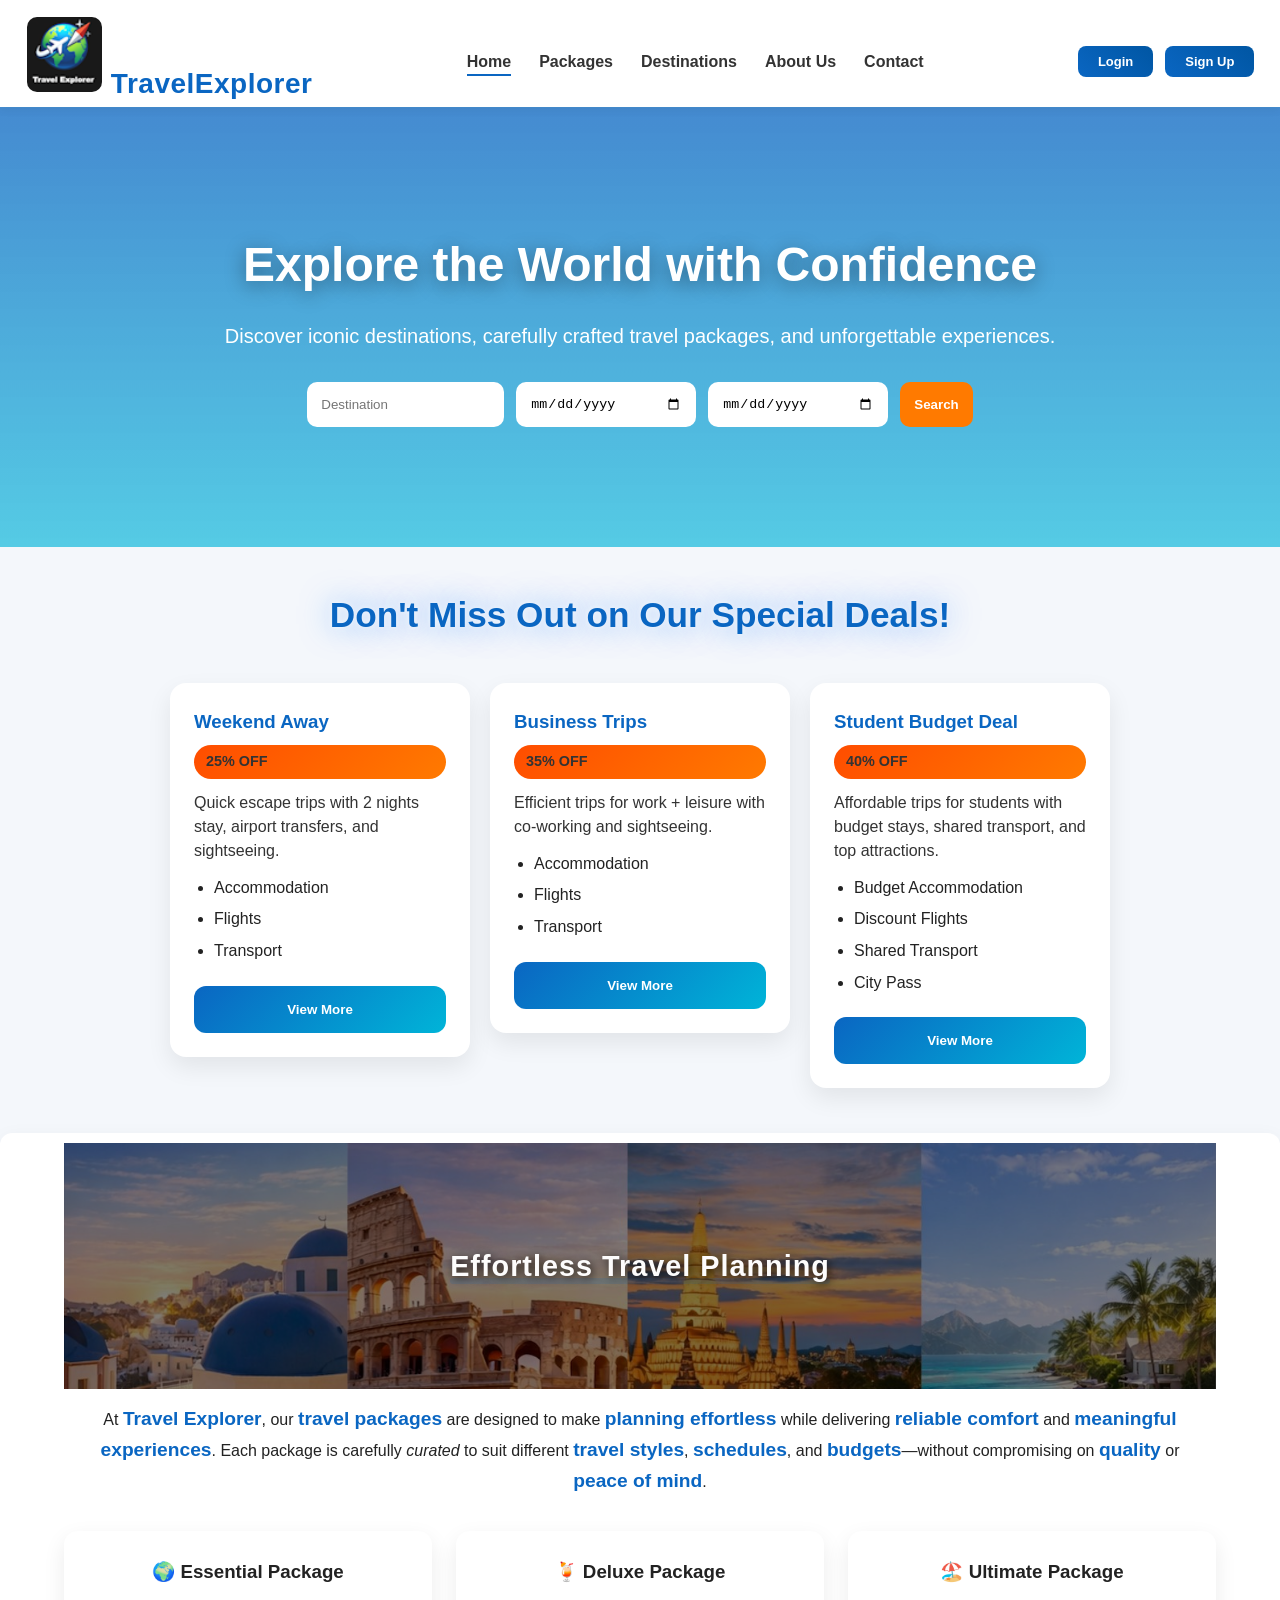
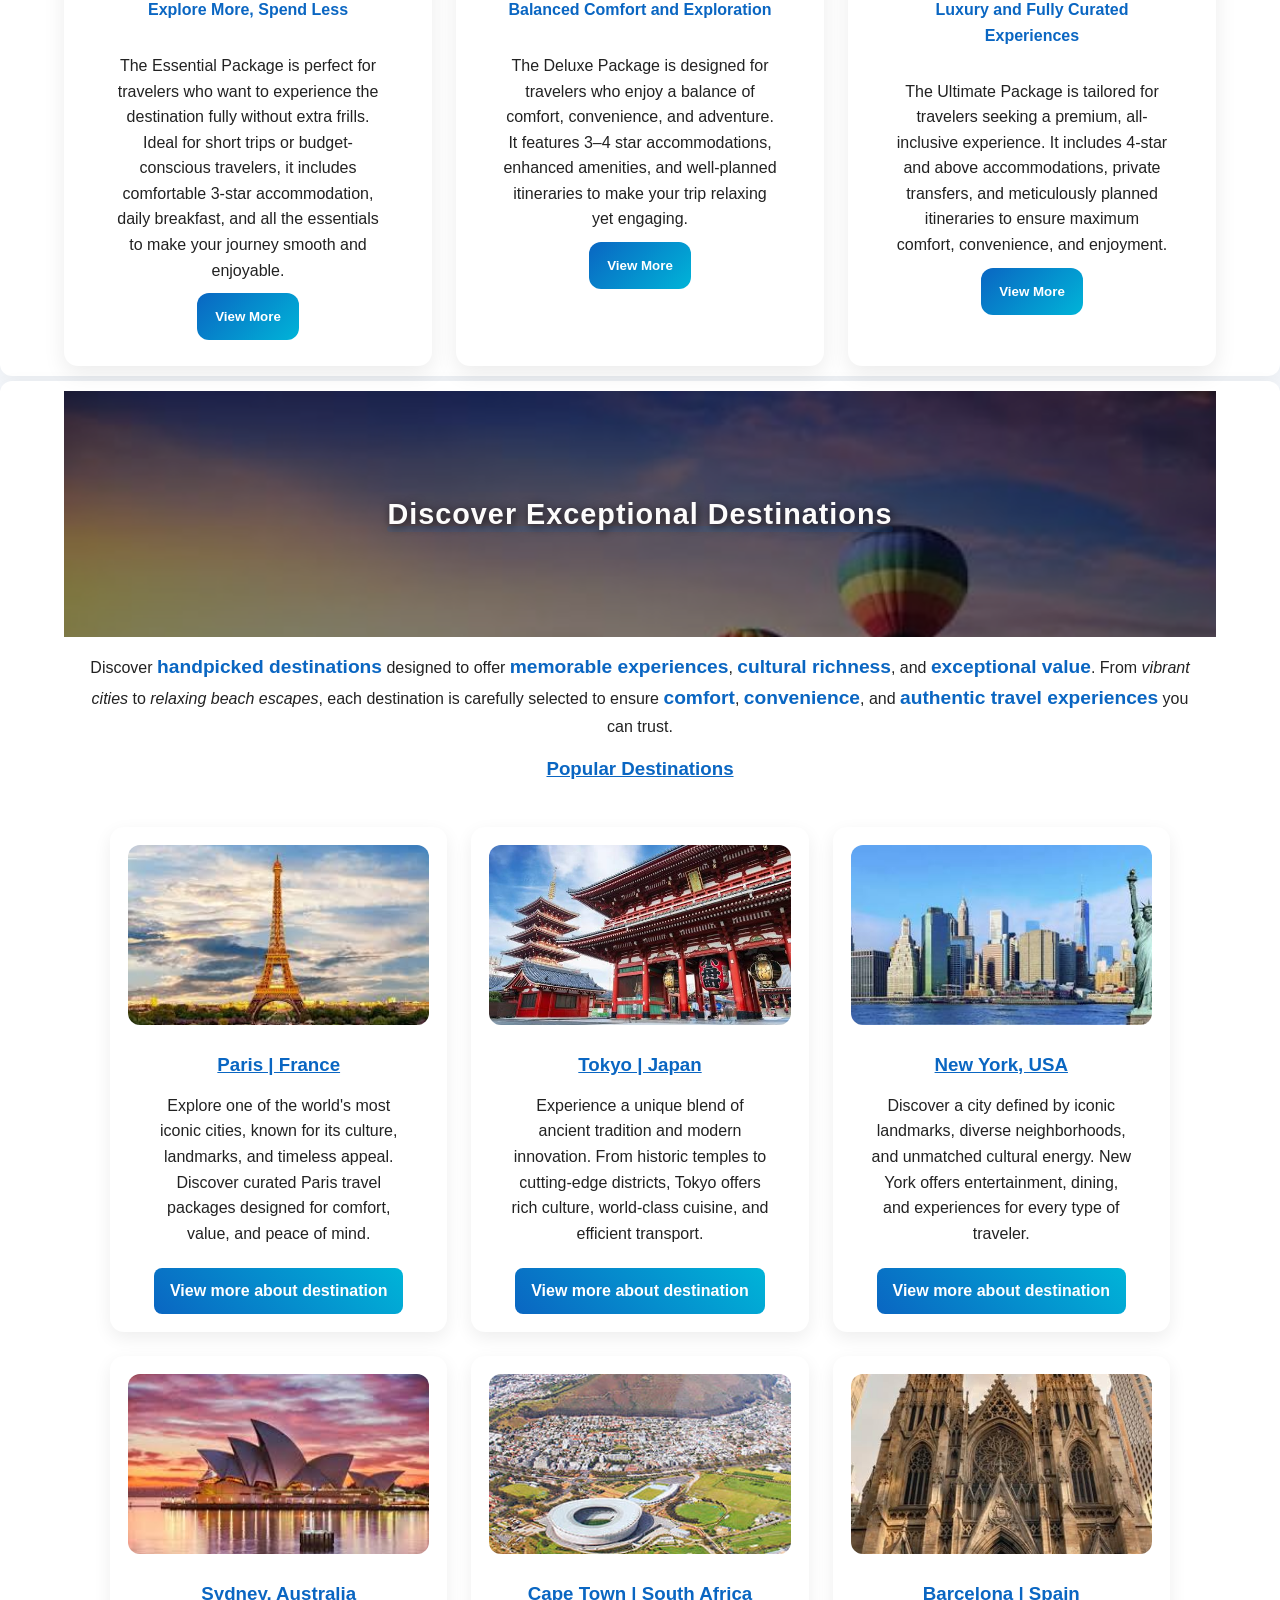
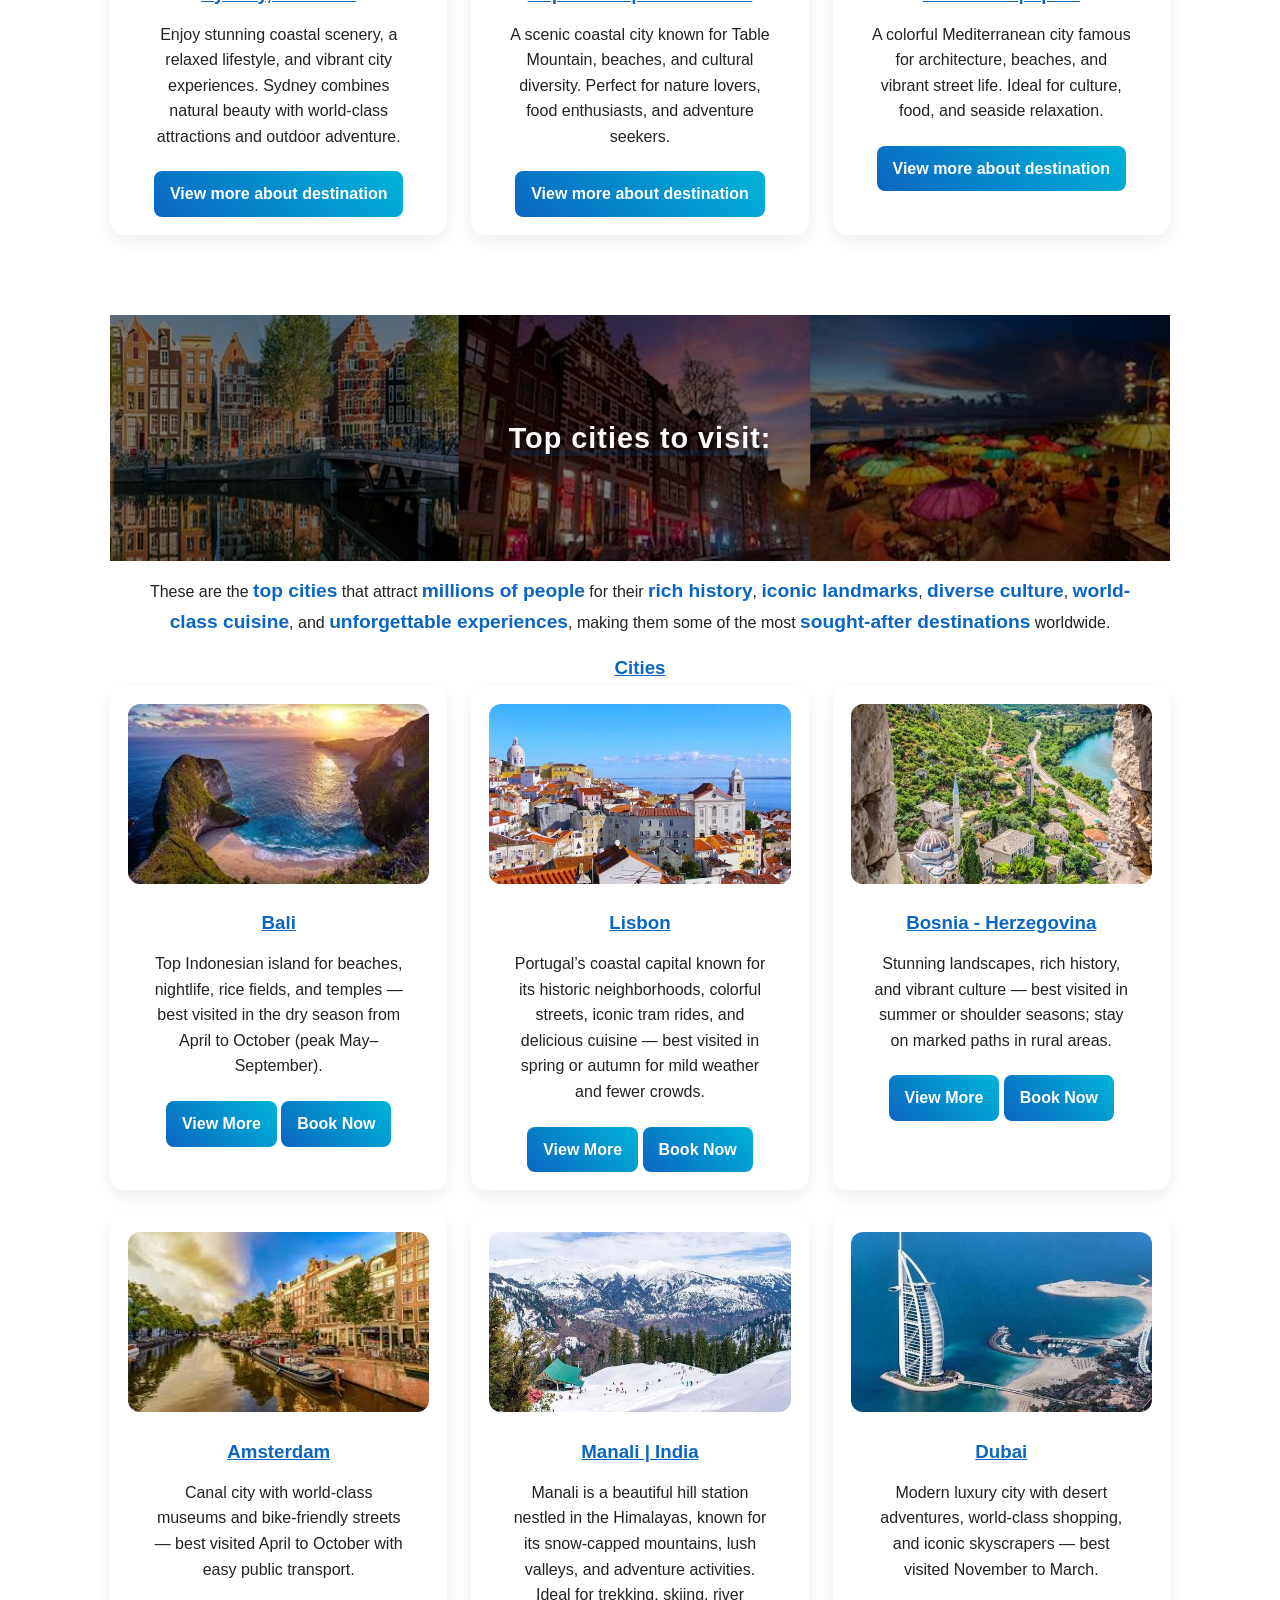
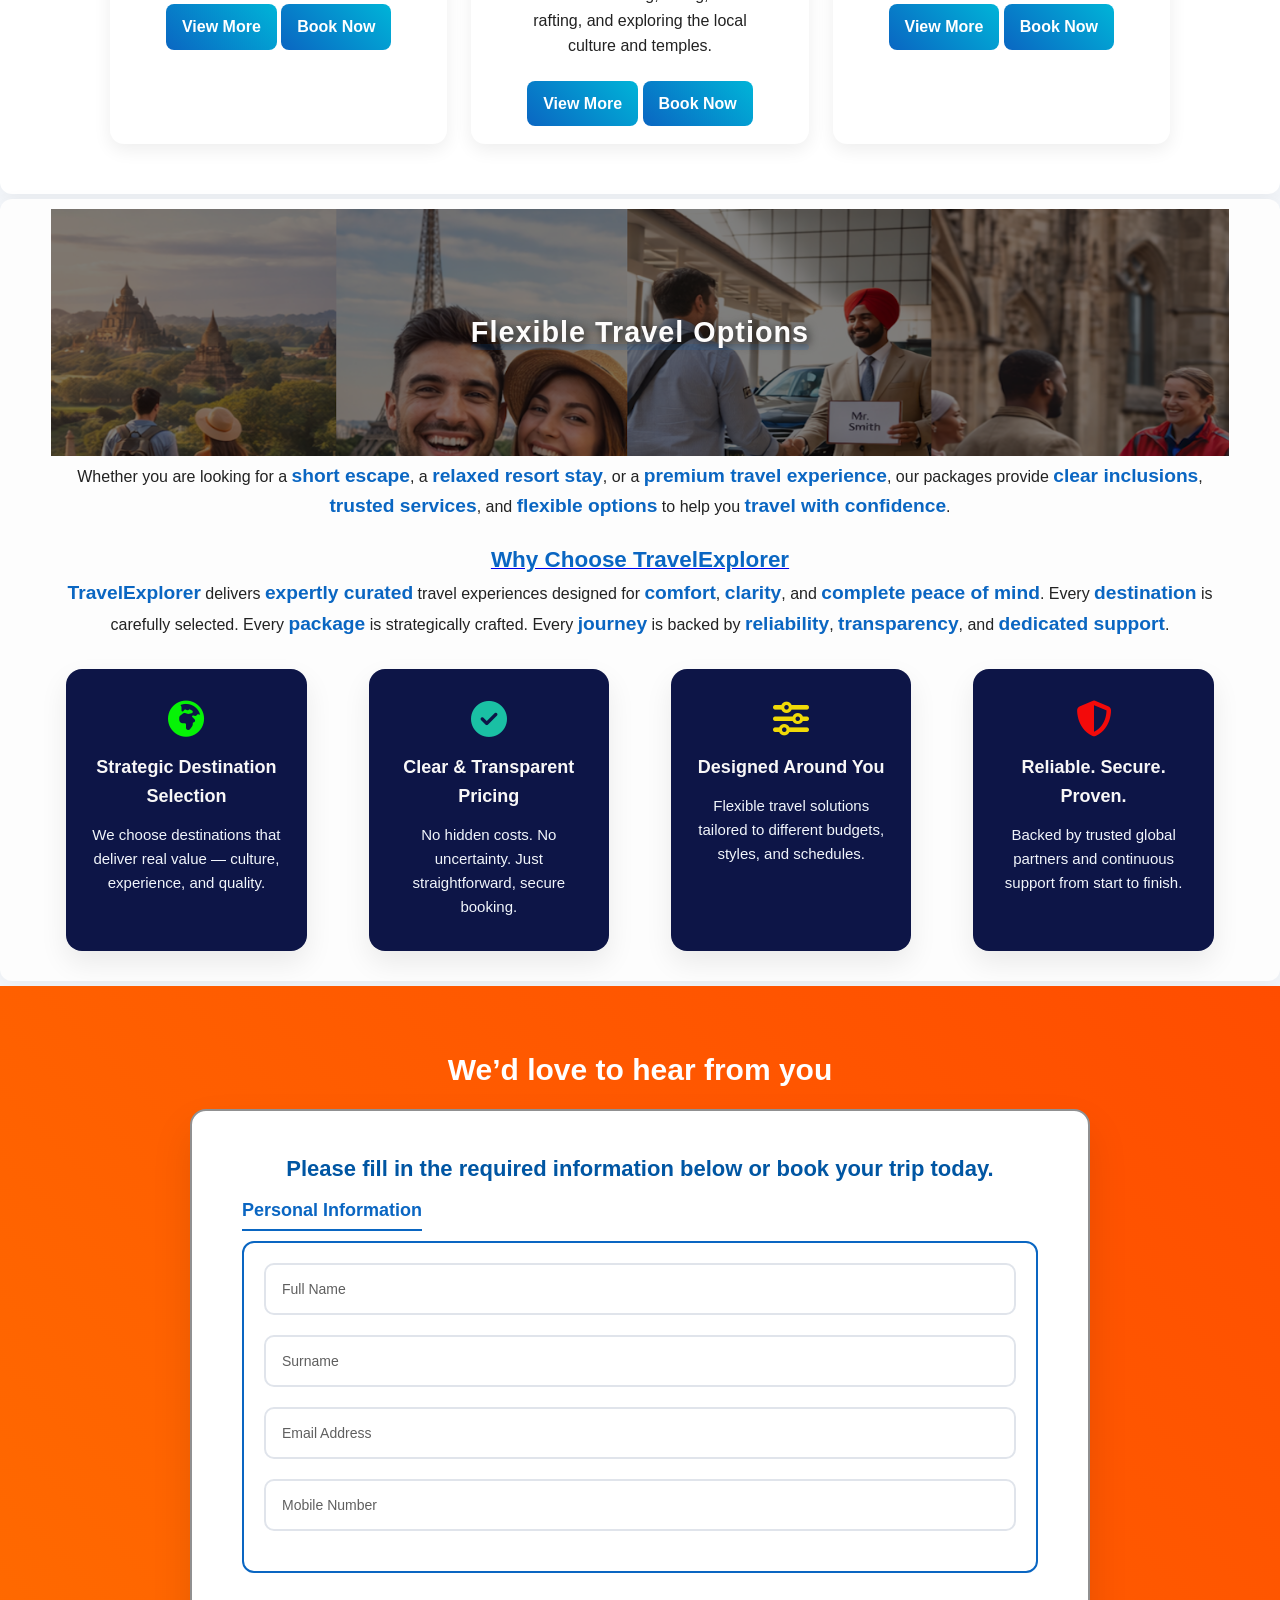
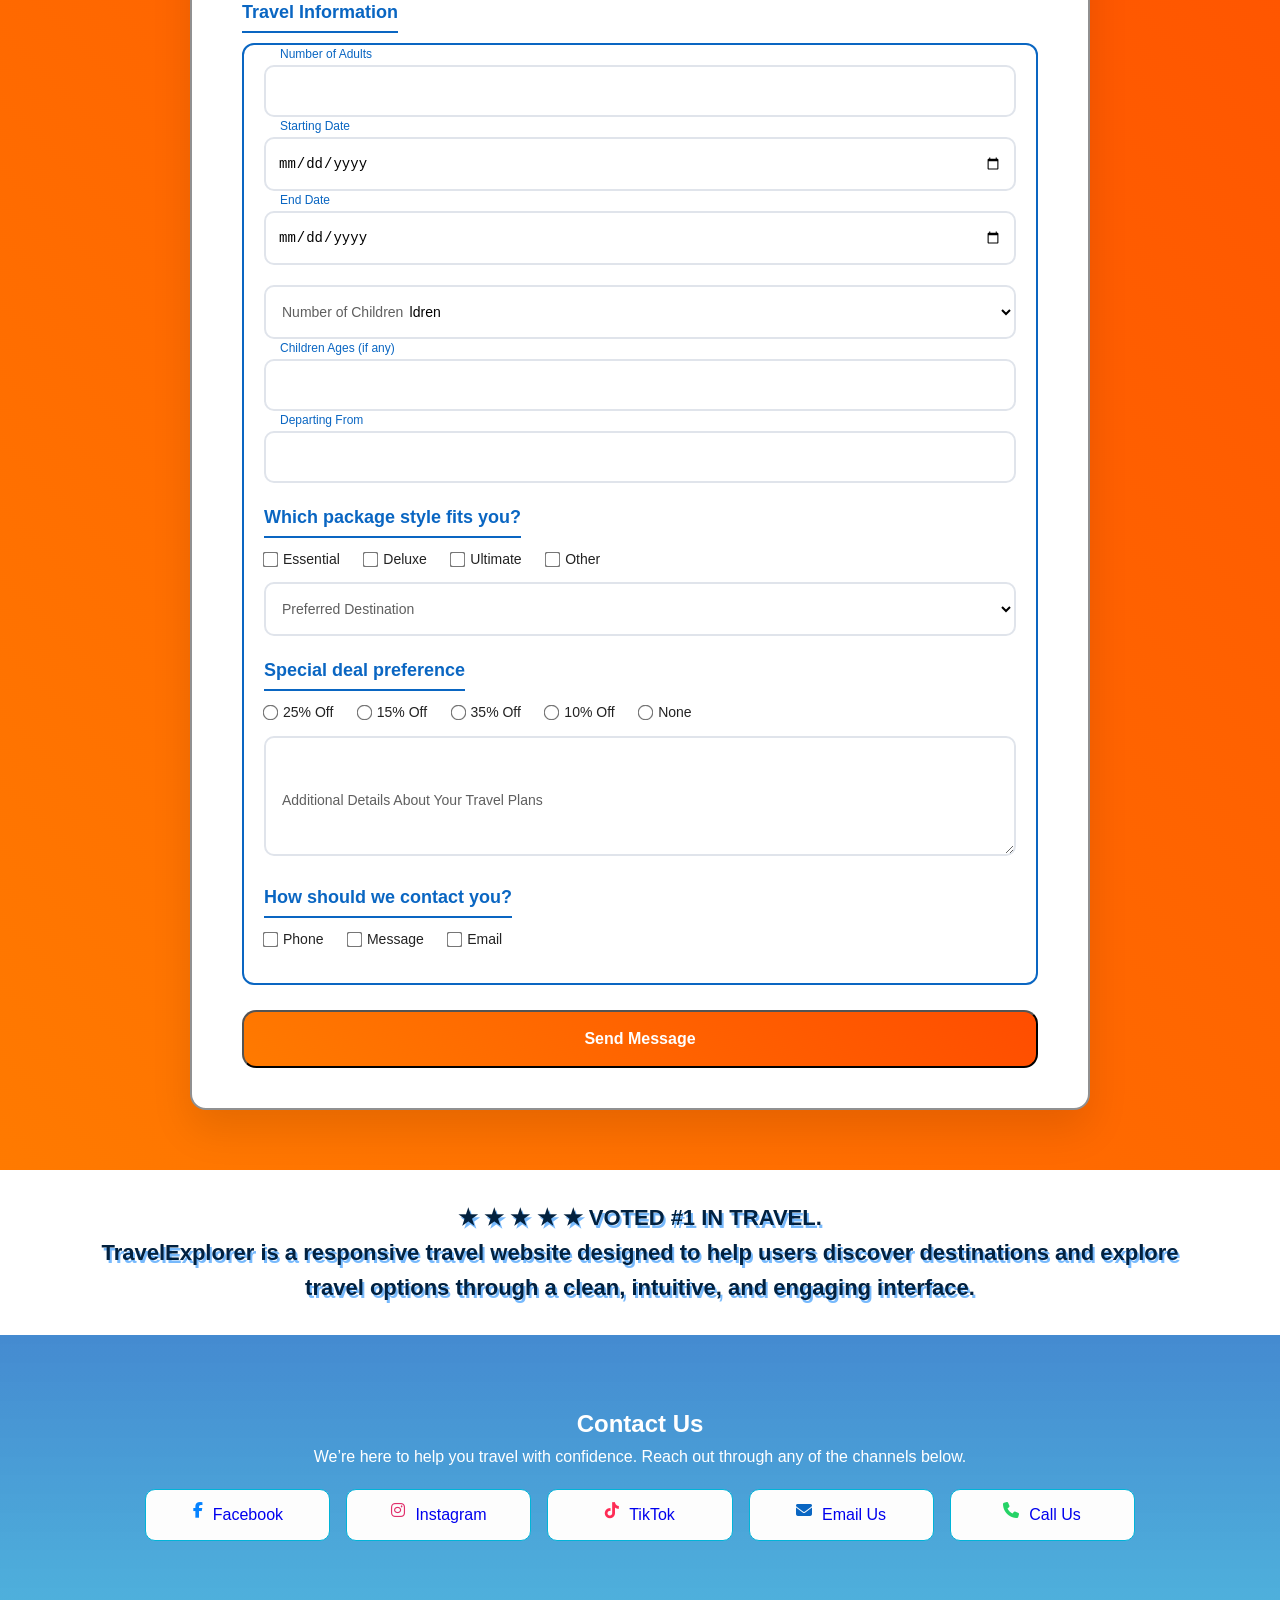
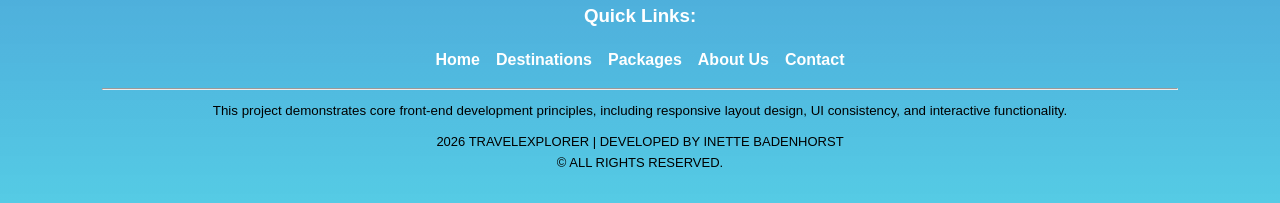
<file: index.html>
<!DOCTYPE html>
<html lang="en">
<head>
<meta charset="UTF-8" >
<meta name="viewport" content="width=device-width, initial-scale=1.0" >
<meta name="robots" content="index, follow">
<meta name="description" content="Explore top travel destinations, exclusive deals, and curated travel packages with TravelExplorer. Discover Paris, Tokyo, Cape Town and more with affordable, reliable, and fully planned travel experiences.">
<meta name="keywords" content="travel, travel packages, holiday deals, vacation planning, travel destinations, Paris travel, Tokyo travel, Cape Town travel, affordable trips, luxury travel, budget travel, travel booking, travel website">
<meta name="author" content="Inette Badenhorst">

<!-- Open Graph / Social Media Preview -->
<meta property="og:title" content="TravelExplorer | Travel Packages, Deals & Top Destinations">
<meta property="og:description" content="Discover top travel destinations, exclusive deals, and curated travel packages. Explore Paris, Tokyo, Cape Town and more with TravelExplorer.">
<meta property="og:type" content="website">
<meta property="og:url" content="https://www.yourwebsite.com/">
<meta property="og:image" content="https://www.yourwebsite.com/travel-img/social-preview.jpg">
<meta property="og:image:alt" content="Travel destinations including beaches, cities, and landmarks featured by TravelExplorer">
<meta property="og:site_name" content="TravelExplorer">
<meta property="og:locale" content="en_ZA">
<!-- Twitter Card -->
<meta name="twitter:card" content="summary_large_image">
<meta name="twitter:title" content="TravelExplorer | Explore the World with Confidence">
<meta name="twitter:description" content="Find the best travel deals, destinations, and packages for your next adventure.">
<meta name="twitter:image" content="https://www.yourwebsite.com/travel-img/social-preview.jpg">

<title>TravelExplorer | Travel Packages, Deals & Top Destinations Worldwide</title>
<link rel="stylesheet" href="styles.css" >
<link rel="stylesheet" href="https://cdnjs.cloudflare.com/ajax/libs/font-awesome/6.5.1/css/all.min.css"
>
<link rel="icon" type="image/x-icon" href="travel-img/favicon.png">
</head>

<body>
<!-- ===== HEADER / NAVBAR ===== -->
<header class="header">
    <div class="logo">
      <img src="travel-img/favicon.png" alt="Travel explorer logo sign." class="logo-img">
      TravelExplorer</div>
<button class="menu-toggle" aria-label="Toggle Menu">
  <i class="fa-solid fa-bars"></i>
</button>
    <nav class="nav">
        <ul class="menu">
        <li><a href="index.html" class="active">Home</a></li>
        <li><a href="#packages_index">Packages</a></li>
        <li><a href="#destinations">Destinations</a></li>
        <li><a href="#about">About Us</a></li>
        <li><a href="#contactForm">Contact</a></li>
        </ul>
    </nav>
<div class="auth-buttons">
  <button type="button" id="showLogin">Login</button>
  <button type="button" id="showSignup">Sign Up</button>
</div>

    <!-- ===== Modal Overlay ===== -->
<div id="authModal" class="modal">
  <div class="modal-content">
    <span class="close">&times;</span>
   
          <!-- Login Form -->
    <form id="loginForm" class="auth-form">
      <h2>Login</h2>
      <div class="form-group">
        <input type="email" id="loginEmail" placeholder=" " required>
        <label for="loginEmail">Email</label>
      </div>
      <div class="form-group">
        <input type="password" id="loginPassword" placeholder=" " required>
        <label for="loginPassword">Password</label>
      </div>
      <button type="submit">Login</button>
    </form>
          
          <!-- Signup Form -->
    <form id="signupForm" class="auth-form">
      <h2>Sign Up</h2>
      <div class="form-group">
        <input type="text" id="signupName" placeholder=" " required>
        <label for="signupName">Full Name</label>
      </div>
      <div class="form-group">
        <input type="email" id="signupEmail" placeholder=" " required>
        <label for="signupEmail">Email</label>
      </div>
      <div class="form-group">
        <input type="password" id="signupPassword" placeholder=" " required>
        <label for="signupPassword">Password</label>
      </div>
      <div class="form-group">
        <input type="password" id="signupConfirmPassword" placeholder=" " required>
        <label for="signupConfirmPassword">Confirm Password</label>
      </div>
      <button type="submit">Sign Up</button>
    </form>
  </div>
</div>
</header>

<!--- ================================================ HERO SECTION ====================================================== -->
<section class="hero">
    <h1>Explore the World with Confidence</h1>
    <p>Discover iconic destinations, carefully crafted travel packages, and unforgettable experiences.</p>
    <div class="search-box">
        <input type="text" id="searchDestination" placeholder="Destination">
<input type="date" id="searchStart">
<input type="date" id="searchEnd">
<button id="searchBtn">Search</button>
    </div>
</section>

          <!-- Deal -->
<section id="deals">
  <h2>Don't Miss Out on Our Special Deals!</h2>
  <div id="deal">
  <div class="deal">
    <h3>Weekend Away</h3>
    <p class="discount">25% OFF</p>
    <p>Quick escape trips with 2 nights stay, airport transfers, and sightseeing.</p>
    <ul>
      <li>Accommodation</li>
      <li>Flights</li>
      <li>Transport</li>
    </ul>
    <button class="view-more-btn">View More</button>
    <div class="deal-dropdown">
      <h4>Itinerary</h4>
      <ul>
        <li>Day 1: Arrival & welcome drink</li>
        <li>Day 2: City tour & sightseeing</li>
        <li>Day 3: Free time & departure</li>
      </ul>
      <h4>Inclusions</h4>
      <ul>
        <li>3-star hotel accommodation</li>
        <li>Daily breakfast</li>
        <li>Airport transfers</li>
        <li>Optional guided tour</li>
      </ul>
      <h4>Pricing</h4>
      <p>From $299 per person. Early bird 10% off!</p>
    </div>
  </div>
  <div class="deal">
    <h3>Business Trips</h3>
    <p class="discount">35% OFF</p>
    <p>Efficient trips for work + leisure with co-working and sightseeing.</p>
    <ul>
      <li>Accommodation</li>
      <li>Flights</li>
      <li>Transport</li>
    </ul>
    <button class="view-more-btn">View More</button>
    <div class="deal-dropdown">
      <h4>Itinerary</h4>
      <ul>
        <li>Day 1: Arrival & meeting prep</li>
        <li>Day 2: Work + city tour</li>
        <li>Day 3: Leisure & departure</li>
      </ul>
      <h4>Inclusions</h4>
      <ul>
        <li>4-star accommodation</li>
        <li>Airport transfers</li>
        <li>Co-working access</li>
        <li>Optional city tours</li>
      </ul>
      <h4>Pricing</h4>
      <p>From $699 per person. Early bird 5% off!</p>
    </div>
  </div>
  <div class="deal">
  <h3>Student Budget Deal</h3>
  <p class="discount">40% OFF</p>
  <p>Affordable trips for students with budget stays, shared transport, and top attractions.</p>
  <ul>
    <li>Budget Accommodation</li>
    <li>Discount Flights</li>
    <li>Shared Transport</li>
    <li>City Pass</li>
  </ul>
  <button class="view-more-btn">View More</button>
  <div class="deal-dropdown">
    <h4>Itinerary</h4>
    <ul>
      <li>Day 1: Arrival & hostel check-in</li>
      <li>Day 2: Guided city highlights tour</li>
      <li>Day 3: Free exploration day</li>
      <li>Day 4: Departure</li>
    </ul>
    <h4>Inclusions</h4>
    <ul>
      <li>Hostel or 2-star accommodation</li>
      <li>Daily breakfast</li>
      <li>Public transport pass</li>
      <li>Top attraction entry tickets</li>
    </ul>
    <h4>Pricing</h4>
    <p>From $199 per student. Valid student ID required.</p>
  </div>
</div>
</div>
</section>

<!--- ================================================
                  Package Section
====================================================== -->
<section id="packages_index">
    <h2><span class="highlight">Effortless Travel Planning</span></h2>
   <p>
  At <span class="highlight">Travel Explorer</span>, our <span class="highlight">travel packages</span> are designed to make 
  <span class="highlight">planning effortless</span> while delivering 
  <span class="highlight">reliable comfort</span> and <span class="highlight">meaningful experiences</span>. 
  Each package is carefully <em>curated</em> to suit different 
  <span class="highlight">travel styles</span>, <span class="highlight">schedules</span>, and <span class="highlight">budgets</span>—without compromising on 
  <span class="highlight">quality</span> or <span class="highlight">peace of mind</span>.
</p>
<div class="packages">
    <div class="essential">
        <h3>🌍 Essential Package</h3>
        <p class="pack_sub">Explore More, Spend Less</p>
        <p>The Essential Package is perfect for travelers who want to experience the destination fully without extra frills. Ideal for short trips or budget-conscious travelers, it includes comfortable 3-star accommodation, daily breakfast, and all the essentials to make your journey smooth and enjoyable.</p>  
        <button class="view-more-btn">View More</button>
        <div class="deal-dropdown">
        <h4>With this package, you can:</h4>
        <ul>
        <li>Discover the must-see attractions</li>
        <li>Enjoy practical transportation and easy logistics</li>
        <li>Focus on exploring and experiencing, not luxury</li>
        <li>Benefit from affordable pricing while still receiving quality service</li>
        </ul>
    </div>
  </div>
    <div class="deluxe">
        <h3>🍹 Deluxe Package</h3>
        <p class="pack_sub">Balanced Comfort and Exploration</p>
        <p>The Deluxe Package is designed for travelers who enjoy a balance of comfort, convenience, and adventure. It features 3–4 star accommodations, enhanced amenities, and well-planned itineraries to make your trip relaxing yet engaging.</p>  
        <button class="view-more-btn">View More</button>
        <div class="deal-dropdown">
        <h4>With this package, you can:</h4>
        <ul>
        <li>Stay in premium accommodations close to top attractions</li>
        <li>Enjoy daily breakfast and selected meals</li>
        <li>Focus on exploring and experiencing, not luxury</li>
        <li>Experience curated activities and excursions</li>
        <li>Travel with convenience and comfort, without compromising       exploration</li>
        </ul>    
    </div>
</div>
    <div class="ultimate">
        <h3>🏖️ Ultimate Package</h3>
        <p class="pack_sub">Luxury and Fully Curated Experiences</p>
        <p>The Ultimate Package is tailored for travelers seeking a premium, all-inclusive experience. It includes 4-star and above accommodations, private transfers, and meticulously planned itineraries to ensure maximum comfort, convenience, and enjoyment.</p>
        <button class="view-more-btn">View More</button>
        <div class="deal-dropdown">
        <h4>With this package, you can:</h4>
        <ul>
        <li>Experience luxury accommodations and exclusive services</li>
        <li>Enjoy personalized itineraries and private excursions</li>
        <li>Benefit from premium inclusions, from meals to guided tours</li>
        <li>Travel with peace of mind, knowing every detail is taken care of</li>
        </ul>
    </div>
</div>
</div>
</section>

<!--- ==============================================
            Destination Section
================================================ -->
<section id="destinations">
<h2><span class="highlight">Discover Exceptional Destinations</span></h2>
    <p>
  Discover <span class="highlight">handpicked destinations</span> designed to offer 
  <span class="highlight">memorable experiences</span>, <span class="highlight">cultural richness</span>, and 
  <span class="highlight">exceptional value</span>. From <em>vibrant cities</em> to 
  <em>relaxing beach escapes</em>, each destination is carefully selected to ensure 
  <span class="highlight">comfort</span>, <span class="highlight">convenience</span>, and 
  <span class="highlight">authentic travel experiences</span> you can trust.
</p>               
     <h3>Popular Destinations</h3>
 <section class="destination_card"> 
      <!--- ============= Paris =============-->
<div class="dcard">
  <img src="travel-img/paris2.jpg" alt="Eiffel Tower view from Paris street" >
  <h3>Paris | France</h3>
  <p>
   Explore one of the world's most iconic cities, known for its culture,
    landmarks, and timeless appeal. Discover curated Paris travel packages
    designed for comfort, value, and peace of mind.
  </p>
  <a href="/pages/paris.html" class="btn-primary">View more about destination</a>
</div>
      <!--- ============= Tokyo =============-->
<div class="dcard">
<img src="travel-img/IMG_0649.JPG" alt="Traditional Japanese temple architecture">
  <h3>Tokyo | Japan</h3>
  <p>
    Experience a unique blend of ancient tradition and modern innovation.
    From historic temples to cutting-edge districts, Tokyo offers rich culture,
    world-class cuisine, and efficient transport.
  </p>
  <a href="/pages/tokyo.html" class="btn-primary">View more about destination</a>
</div>
    <!--- ============= New York =============-->
<div class="dcard">
    <img src="travel-img/IMG_0660.JPG" alt="Modern city skyline with high-rise buildings">
  <h3>New York, USA</h3>
  <p>
    Discover a city defined by iconic landmarks, diverse neighborhoods, and
    unmatched cultural energy. New York offers entertainment, dining, and
    experiences for every type of traveler.
  </p>
  <a href="/pages/new_york.html" class="btn-primary">View more about destination</a>
</div>
    <!--- ============= Sydney =============-->
<div class="dcard">
    <img src="travel-img/sydney.jpg" alt="Sydney Opera House at sunset">
  <h3>Sydney, Australia</h3>
  <p>
    Enjoy stunning coastal scenery, a relaxed lifestyle, and vibrant city
    experiences. Sydney combines natural beauty with world-class attractions
    and outdoor adventure.
  </p>
  <a href="/pages/sydney.html" class="btn-primary">View more about destination</a>
</div>
    <!--- ============= Cape Town =============-->
<div class="dcard">
  <img src="travel-img/IMG_0681.JPG" alt="Stadium aerial view in a city">
  <h3>Cape Town | South Africa</h3>
  <p>
    A scenic coastal city known for Table Mountain, beaches, and cultural
    diversity. Perfect for nature lovers, food enthusiasts, and adventure seekers.
  </p>
  <a href="/pages/cape_town.html" class="btn-primary">View more about destination</a>
</div>
    <!--- ============= Barcelona =============-->
<div class="dcard">
  <img src="travel-img/IMG_0659.JPG" alt="Gothic cathedral exterior with detailed architecture">
  <h3>Barcelona | Spain</h3>
  <p>
    A colorful Mediterranean city famous for architecture, beaches, and vibrant
    street life. Ideal for culture, food, and seaside relaxation.
  </p>
  <a href="/pages/barcelona.html" class="btn-primary">View more about destination</a>
</div>
</section>
<section id="cities">
    <div class="top_intro">
        <h2><span class="highlight">Top cities to visit:</span></h2>
       <p>
  These are the <span class="highlight">top cities</span> that attract <span class="highlight">millions of people</span> for their 
  <span class="highlight">rich history</span>, <span class="highlight">iconic landmarks</span>, <span class="highlight">diverse culture</span>, 
  <span class="highlight">world-class cuisine</span>, and <span class="highlight">unforgettable experiences</span>, 
  making them some of the most <span class="highlight">sought-after destinations</span> worldwide.
</p>       
<h3>Cities</h3>
    </div>
<div class="cities">
  <!--- ============= BALI =============-->
    <div class="citie_card">
        <img src="travel-img/bali1.jpg" alt="Coastal landscape in Bali with cliffs and ocean">
        <h3>Bali</h3>
        <p>Top Indonesian island for beaches, nightlife, rice fields, and temples — best visited in the dry season from April to October (peak May–September).</p>
        <a href="/pages/bali.html" class="btn-cities">View More</a> 
        <a href="#contactForm" class="btn-primary">Book Now</a>
      </div>    
  <!--- ============= LISBON =============-->
<div class="citie_card">
    <img src="travel-img/IMG_0695.JPG" alt="Coastal town with ocean and buildings">
    <h3>Lisbon</h3>
    <p>Portugal’s coastal capital known for its historic neighborhoods, colorful streets, iconic tram rides, and delicious cuisine — best visited in spring or autumn for mild weather and fewer crowds.</p>
    <a href="/pages/lisbon.html" class="btn-cities">View More</a> 
    <a href="#contactForm" class="btn-primary">Book Now</a>
</div>
<!--- ============= Bosnia =============-->
    <div class="citie_card">
       <img src="travel-img/IMG_0701.JPG" alt="This is an image of bosnia.">
        <h3>Bosnia - Herzegovina</h3>
      <p>
  Stunning landscapes, rich history, and vibrant culture — best visited in summer or shoulder seasons; stay on marked paths in rural areas.
  </p>
        <a href="/pages/bosnia.html" class="btn-cities">View More</a> 
        <a href="#contactForm" class="btn-primary">Book Now</a>
    </div>
    <!--- ============= AMSTERDAM =============-->
    <div class="citie_card">
        <img src="travel-img/amsterdam.jpg" alt="Canal view with buildings in Amsterdam">
        <h3>Amsterdam</h3>
        <p>Canal city with world-class museums and bike-friendly streets — best visited April to October with easy public transport.</p>
        <a href="/pages/amsterdam.html" class="btn-cities">View More</a> 
        <a href="#contactForm" class="btn-primary">Book Now</a>
    </div>
    <!--- ============= MANALI =============-->
<div class="citie_card">
    <img src="travel-img/IMG_0708.JPG" alt="Snowy mountains landscape">
    <h3>Manali | India</h3>
    <p>Manali is a beautiful hill station nestled in the Himalayas, known for its snow-capped mountains, lush valleys, and adventure activities. Ideal for trekking, skiing, river rafting, and exploring the local culture and temples.</p>
    <a href="/pages/manali.html" class="btn-cities">View More</a> 
    <a href="#contactForm" class="btn-primary">Book Now</a>
  </div>
    <!--- ============= Dubai =============-->
    <div class="citie_card">
      <img src="travel-img/IMG_0713.JPG" alt="Burj Al Arab hotel in Dubai by the sea">
  <h3>Dubai</h3>
  <p>Modern luxury city with desert adventures, world-class shopping, and iconic skyscrapers — best visited November to March.</p>
  <a href="/pages/dubai.html" class="btn-cities">View More</a> 
  <a href="#contactForm" class="btn-primary">Book Now</a>
</div>
</div>
</section>
</section>

<!--- ==============================================
                    About Us
================================================ -->
  <section id="about">
    <h2><span class="highlight">Flexible Travel Options</span></h2>
    <p>
  Whether you are looking for a <span class="highlight">short escape</span>, a 
  <span class="highlight">relaxed resort stay</span>, or a <span class="highlight">premium travel experience</span>, 
  our packages provide <span class="highlight">clear inclusions</span>, 
  <span class="highlight">trusted services</span>, and 
  <span class="highlight">flexible options</span> to help you 
  <span class="highlight">travel with confidence</span>.
</p>
  <div class="about-intro">
    <h3><span class="highlight">Why Choose TravelExplorer</span></h3>
   <p>
  <span class="highlight">TravelExplorer</span> delivers <span class="highlight">expertly curated</span> travel experiences designed for 
  <span class="highlight">comfort</span>, <span class="highlight">clarity</span>, and 
  <span class="highlight">complete peace of mind</span>. 
  Every <span class="highlight">destination</span> is carefully selected. 
  Every <span class="highlight">package</span> is strategically crafted. 
  Every <span class="highlight">journey</span> is backed by 
  <span class="highlight">reliability</span>, 
  <span class="highlight">transparency</span>, and 
  <span class="highlight">dedicated support</span>.
</p>
  </div>
  <div class="card_grid">
    <div class="main_card">
      <i id="earth" class="fa-solid fa-earth-africa icon"></i>
      <h4>Strategic Destination Selection</h4>
      <p>
        We choose destinations that deliver real value — culture, experience, and quality.
      </p>
    </div>
    <div class="main_card">
      <i id="circle" class="fa-solid fa-circle-check icon"></i>
      <h4>Clear & Transparent Pricing</h4>
      <p>
        No hidden costs. No uncertainty. Just straightforward, secure booking.
      </p>
    </div>
    <div class="main_card">
      <i id="slider" class="fa-solid fa-sliders icon"></i>
      <h4>Designed Around You</h4>
      <p>
        Flexible travel solutions tailored to different budgets, styles, and schedules.
      </p>
    </div>
    <div class="main_card">
      <i id="shield" class="fa-solid fa-shield-halved icon"></i>
      <h4>Reliable. Secure. Proven.</h4>
      <p>
        Backed by trusted global partners and continuous support from start to finish.
      </p>
    </div>
  </div>
</section>
    

<!--- =================================================
            Contact Info and Form
========================================================-->
<section id="contactForm">
  <div class="c_heading">
    <h2>We’d love to hear from you</h2>
  </div>
  <form class="contact-form" action="#" method="post" novalidate>
    <h3>Please fill in the required information below or book your trip today.</h3>
    <!-- Personal Information -->
    <h4>Personal Information</h4>
    <fieldset class="p_i">
      <div class="form-group">
        <input id="fullname" type="text" name="name" placeholder=" " autocomplete="name" required>
        <label for="fullname">Full Name</label>
      </div>
      <div class="form-group">
        <input id="surname" type="text" name="surname" placeholder=" " autocomplete="family-name" required>
        <label for="surname">Surname</label>
      </div>
      <div class="form-group">
        <input id="email" type="email" name="email" placeholder=" " autocomplete="email" required>
        <label for="email">Email Address</label>
      </div>
      <div class="form-group">
        <input id="mobile" type="tel" name="mobile" placeholder=" " pattern="[0-9\s+]{9,15}" autocomplete="tel" required>
        <label for="mobile">Mobile Number</label>
      </div>
    </fieldset>
    <!-- Travel Information Form -->
    <h4>Travel Information</h4>
    <fieldset class="t_i">
      <div class="form-group">
        <input id="adults" type="number" name="adults" min="1" required>
        <label for="adults">Number of Adults</label>
      </div>
      <div class="form-group">
        <input id="start_date" type="date" name="starting_date" required>
        <label for="start_date">Starting Date</label>
      </div>
      <div class="form-group">
        <input id="end_date" type="date" name="end_date" required>
        <label for="end_date">End Date</label>
      </div>
      <div class="form-group">
        <select id="children" name="children" required>
          <option value="" disabled selected>Select number of children</option>
          <option value="0">0</option>
          <option value="1">1</option>
          <option value="2">2+</option>
          <option value="4">4+</option>
        </select>
        <label for="children">Number of Children</label>
      </div>
      <div class="form-group">
        <input id="child_age" type="text" name="child_age" >
        <label for="child_age">Children Ages (if any)</label>
      </div>
      <div class="form-group">
        <input id="departing" type="text" name="departing"  required>
        <label for="departing">Departing From</label>
      </div>
      <h5>Which package style fits you?</h5>
      <div class="checkbox-group">
        <label><input type="checkbox" name="p_style[]" value="essential"> Essential</label>
        <label><input type="checkbox" name="p_style[]" value="deluxe"> Deluxe</label>
        <label><input type="checkbox" name="p_style[]" value="ultimate"> Ultimate</label>
        <label><input type="checkbox" name="p_style[]" value="other"> Other</label>
      </div>
      <div class="form-group">
        <select id="destination" name="destination" required>
          <option value="" disabled selected>Select a destination</option>
          <option value="paris">Paris</option>
          <option value="tokyo">Tokyo</option>
          <option value="ny">New York</option>
          <option value="sydney">Sydney</option>
          <option value="bali">Bali</option>
          <option value="cape_town">Cape Town</option>
          <option value="china">China</option>
          <option value="rome">Rome</option>
          <option value="amsterdam">Amsterdam</option>
        </select>
        <label for="destination">Preferred Destination</label>
      </div>
      <h5>Special deal preference</h5>
      <div class="radio-group">
        <label><input type="radio" name="deal" value="25"> 25% Off</label>
        <label><input type="radio" name="deal" value="15"> 15% Off</label>
        <label><input type="radio" name="deal" value="35"> 35% Off</label>
        <label><input type="radio" name="deal" value="10"> 10% Off</label>
        <label><input type="radio" name="deal" value="none"> None</label>
      </div>
      <div class="form-group">
        <label for="message">Additional Details About Your Travel Plans</label>
        <textarea id="message" name="message" required></textarea>
      </div>
    <h5>How should we contact you?</h5>
    <div class="checkbox-group">
      <label><input type="checkbox" name="response[]" value="phone"> Phone</label>
      <label><input type="checkbox" name="response[]" value="message"> Message</label>
      <label><input type="checkbox" name="response[]" value="email"> Email</label>
    </div>
  </fieldset>
    <button type="submit">Send Message</button>
  </form>
</section>
    <!--- ============= Star Rating =============-->
<div class="star-rating" id="rating">
  <span data-value="1">★ ★ ★ ★ ★ VOTED #1 IN TRAVEL.</span>
  <p>TravelExplorer is a responsive travel website designed to help users discover destinations and explore travel options through a clean, intuitive, and engaging interface.</p>
</div>
<!--- =================================================
                  Footer
========================================================-->
<footer class="footer">
<section class="contact-section">
  <h2>Contact Us</h2>
  <p>We’re here to help you travel with confidence. Reach out through any of the channels below.</p>
  <div class="contact-grid">
    <a href="https://facebook.com/yourpage" target="_blank" class="contact-item" rel="noopener noreferrer">
      <i id="facebook" class="fa-brands fa-facebook-f"></i>
      <span>Facebook</span>
    </a>
    <a href="https://instagram.com/yourpage" target="_blank" class="contact-item" rel="noopener noreferrer">
      <i id="instagram" class="fa-brands fa-instagram"></i>
      <span>Instagram</span>
    </a>
    <a href="https://tiktok.com/@yourpage" target="_blank" class="contact-item" rel="noopener noreferrer">
      <i id="tiktok" class="fa-brands fa-tiktok"></i>
      <span>TikTok</span>
    </a>
    <a href="mailto:info@travelexplorer.com" class="contact-item">
      <i id="mail" class="fa-solid fa-envelope"></i>
      <span>Email Us</span>
    </a>
    <a href="tel:+27123456789" class="contact-item">
      <i id="phone" class="fa-solid fa-phone"></i>
      <span>Call Us</span>
    </a>
  </div>
</section>
<h3>Quick Links:</h3>
<div class="footer-links">
<a href="#deals">Home</a>
<a href="#destinations">Destinations</a>
<a href="#packages_index">Packages</a>
<a href="#about">About Us</a>
<a href="#contactForm">Contact</a>
</div>
<hr>
<p class="demo">This project demonstrates core front-end development principles, including responsive layout design, UI consistency, and interactive functionality.</p>
<p class="copyright">2026 TravelExplorer | Developed by Inette Badenhorst <br>
© All rights reserved.</p>
</footer>
<script src="javascript.js" defer></script>
</body>
</html>
</file>
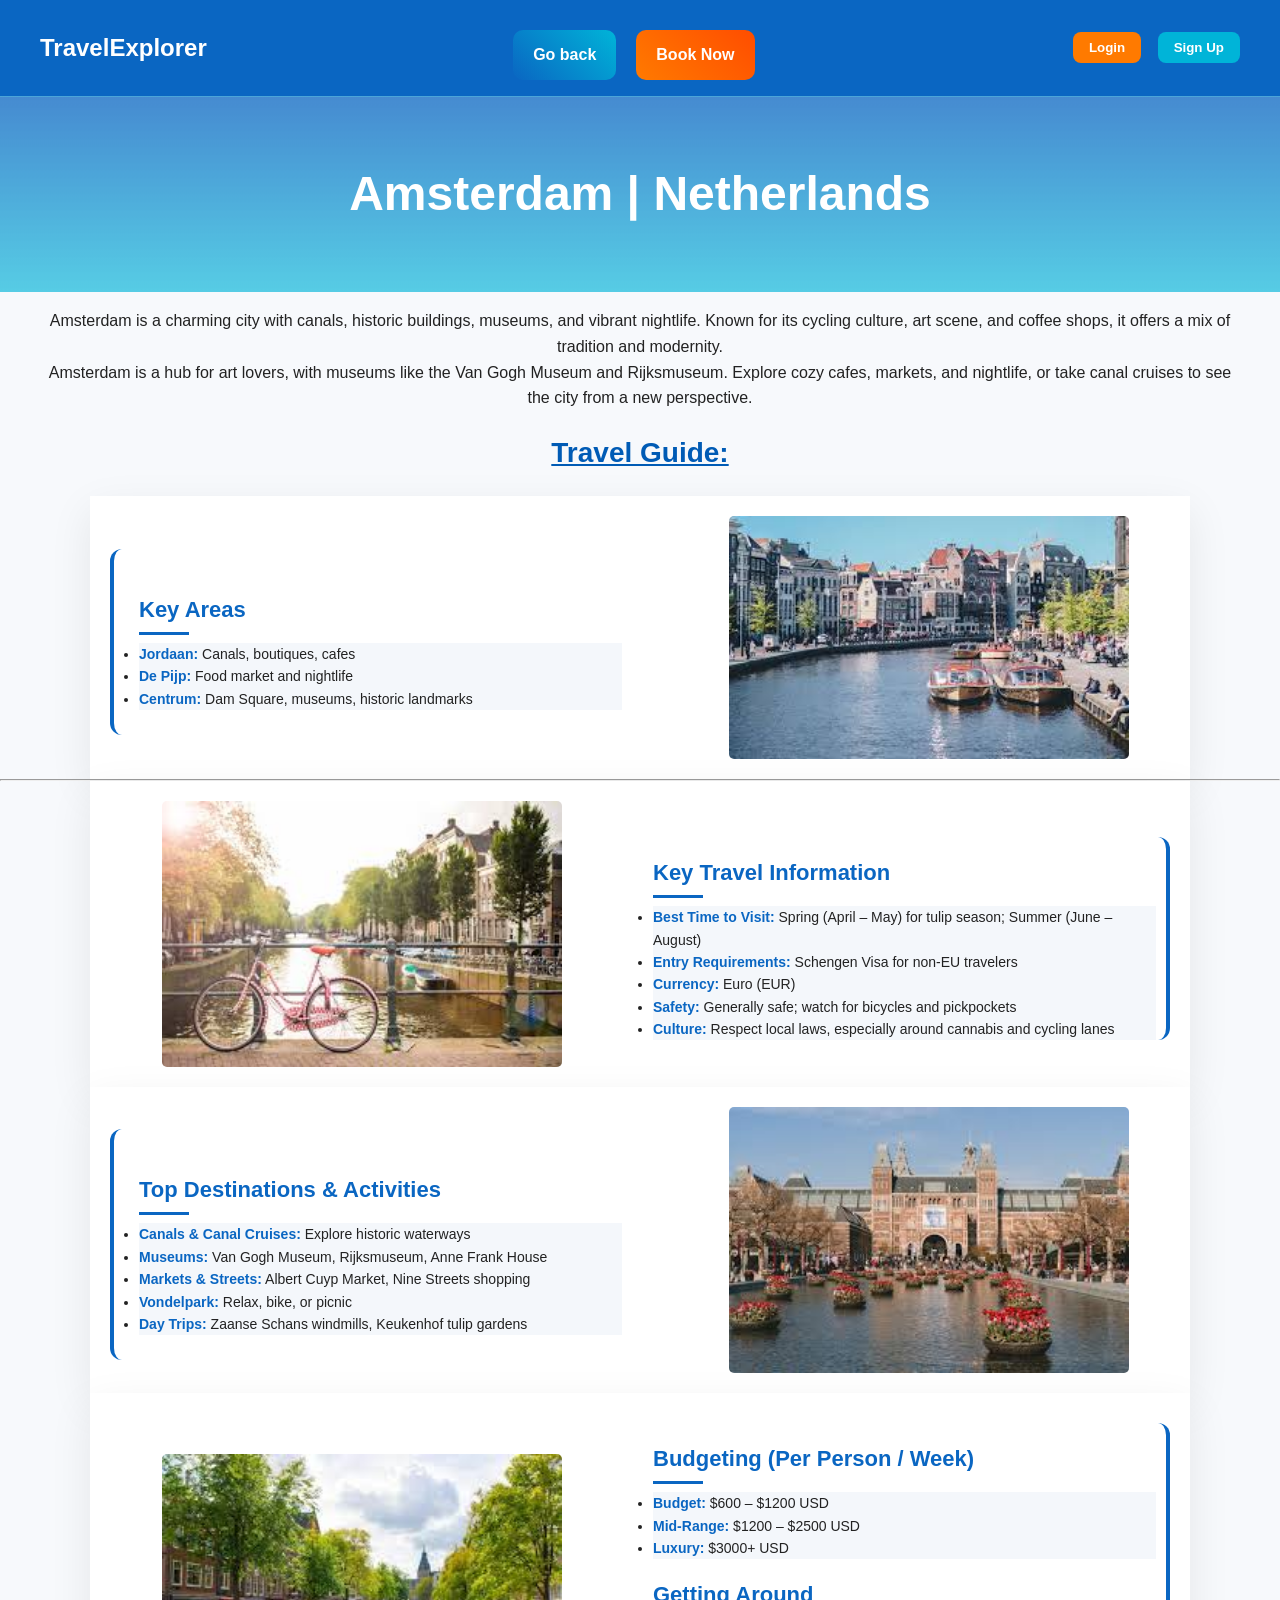
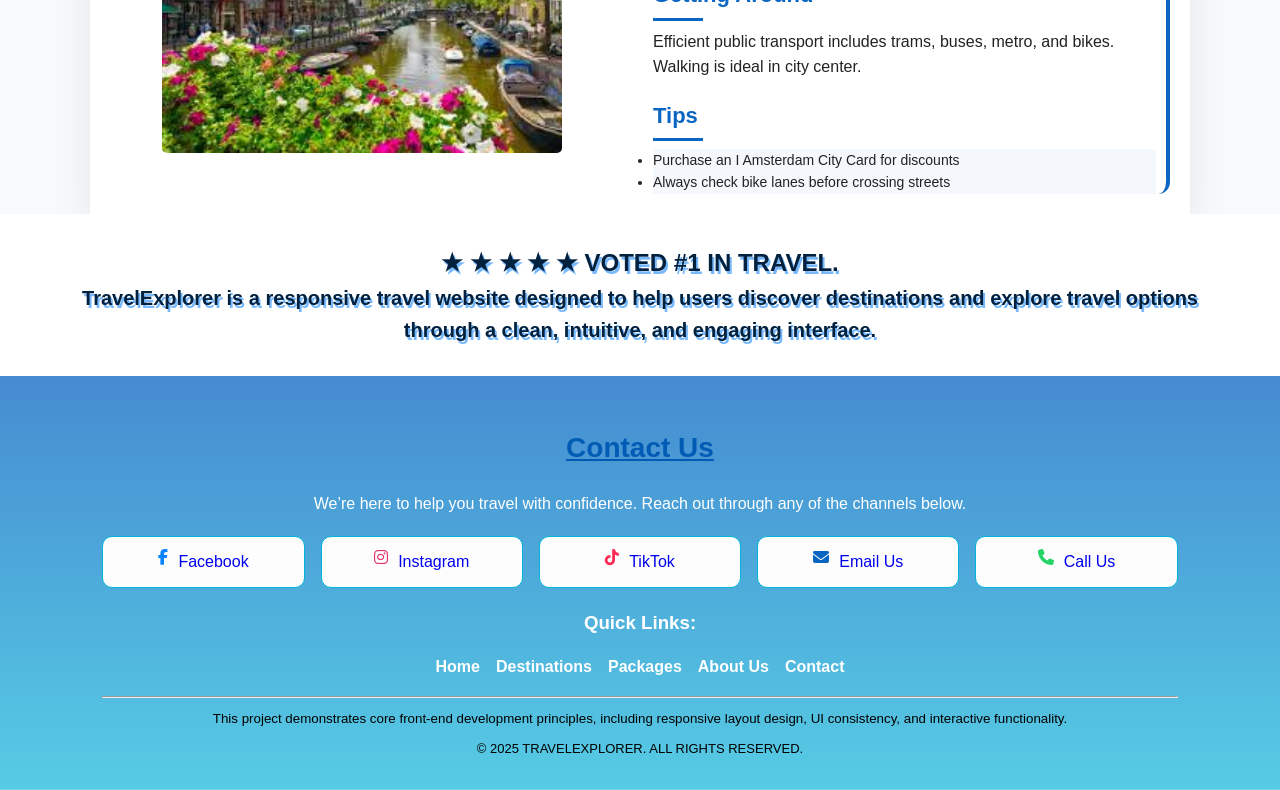
<file: pages/amsterdam.html>
<!DOCTYPE html>
<html lang="en">
    <head>
        <meta charset="utf-8">
        <meta http-equiv="X-UA-Compatible" content="IE=edge">
        <title>Amsterdam Travel Guide | TravelExplorer</title>
        <meta name="description" content="Explore Amsterdam with TravelExplorer. Discover top attractions, canals, museums, travel tips, budgeting, and must-visit destinations in the Netherlands. Plan your perfect Amsterdam trip with expert guidance.">
        <meta name="keywords" content="Amsterdam travel guide, Netherlands travel, Amsterdam canals, things to do in Amsterdam, Amsterdam museums, Van Gogh Museum, Rijksmuseum, travel tips Amsterdam, Europe travel, TravelExplorer">
        <meta name="viewport" content="width=device-width, initial-scale=1">

        <meta property="og:title" content="Amsterdam Travel Guide | TravelExplorer">
        <meta property="og:description" content="Explore Amsterdam with TravelExplorer. Discover canals, museums, travel tips, budgeting, and top attractions in the Netherlands.">
        <meta property="og:type" content="website">
        <meta property="og:url" content="https://yourwebsite.com/amsterdam.html">
        <meta property="og:image" content="https://yourwebsite.com/travel-img/amsterdam3.jpg">

        <meta name="twitter:card" content="summary_large_image">
<meta name="twitter:title" content="Amsterdam Travel Guide | TravelExplorer">
<meta name="twitter:description" content="Discover Amsterdam’s canals, museums, and top travel tips with TravelExplorer. Plan your perfect trip today.">
<meta name="twitter:image" content="https://yourwebsite.com/travel-img/amsterdam3.jpg">

     <link rel="stylesheet" href="styles.css" >
        <link rel="stylesheet" href="https://cdnjs.cloudflare.com/ajax/libs/font-awesome/6.5.1/css/all.min.css">
        <link rel="icon" type="image/x-icon" href="travel-img/favicon.png">
    </head>
    <body>
          <!--- =================================================
                                Header
            ========================================================-->
<header class="header">
    <div class="logo">TravelExplorer</div>
<button class="menu-toggle" aria-label="Toggle Menu">
  <i class="fa-solid fa-bars"></i>
</button>
    <nav class="nav">
        <ul class="menu">
  <li><a href="/index.html" class="btn-secondary">Go back</a></li>
  <li><a href="/index.html#contactForm" class="btn-primary">Book Now</a></li>
</ul>
    </nav>
<div class="auth-buttons">
  <button id="showLogin">Login</button>
  <button id="showSignup">Sign Up</button>
</div>
<!-- Modal Overlay -->
<div id="authModal" class="modal">
  <div class="modal-content">
    <span class="close">&times;</span>
    <!-- Login Form -->
    <form id="loginForm" class="auth-form">
      <h2>Login</h2>
      <div class="form-group">
        <input type="email" id="loginEmail" placeholder=" " required>
        <label for="loginEmail">Email</label>
      </div>
      <div class="form-group">
        <input type="password" id="loginPassword" placeholder=" " required>
        <label for="loginPassword">Password</label>
      </div>
      <button type="submit">Login</button>
    </form>
    <!-- Signup Form -->
    <form id="signupForm" class="auth-form">
      <h2>Sign Up</h2>
      <div class="form-group">
        <input type="text" id="signupName" placeholder=" " required>
        <label for="signupName">Full Name</label>
      </div>
      <div class="form-group">
        <input type="email" id="signupEmail" placeholder=" " required>
        <label for="signupEmail">Email</label>
      </div>
      <div class="form-group">
        <input type="password" id="signupPassword" placeholder=" " required>
        <label for="signupPassword">Password</label>
      </div>
      <div class="form-group">
        <input type="password" id="signupConfirmPassword" placeholder=" " required>
        <label for="signupConfirmPassword">Confirm Password</label>
      </div>
      <button type="submit">Sign Up</button>
    </form>
  </div>
</div>
</header>  
<section class="travel-intro">
<h1>Amsterdam | Netherlands</h1>
  <p>
    Amsterdam is a charming city with canals, historic buildings, museums, and vibrant nightlife.
    Known for its cycling culture, art scene, and coffee shops, it offers a mix of tradition and modernity.
  </p>
<p>
    Amsterdam is a hub for art lovers, with museums like the Van Gogh Museum and Rijksmuseum. Explore cozy cafes, markets, and nightlife, or take canal cruises to see the city from a new perspective.
  </p>
  <h2>Travel Guide:</h2>
</section>

<section class="guide">
  <div class="travel-content">
  <h3>Key Areas</h3>
  <ul>
    <li><strong>Jordaan:</strong> Canals, boutiques, cafes</li>
    <li><strong>De Pijp:</strong> Food market and nightlife</li>
    <li><strong>Centrum:</strong> Dam Square, museums, historic landmarks</li>
  </ul>
  </div>
  <div class="travel-img">
    <img src="/travel-img/amsterdam3.jpg" alt="Boats on Amsterdam canals with city skyline">
  </div>
</section>
<hr>
<section class="reverse-guide">
  <div class="travel-content">
  <h3>Key Travel Information</h3>
  <ul>
    <li><strong>Best Time to Visit:</strong> Spring (April – May) for tulip season; Summer (June – August)</li>
    <li><strong>Entry Requirements:</strong> Schengen Visa for non-EU travelers</li>
    <li><strong>Currency:</strong> Euro (EUR)</li>
    <li><strong>Safety:</strong> Generally safe; watch for bicycles and pickpockets</li>
    <li><strong>Culture:</strong> Respect local laws, especially around cannabis and cycling lanes</li>
  </ul>
  </div>
  <div class="travel-img">
    <img src="/travel-img/amsterdam4.jpg" alt="Bicycles by canal in Amsterdam city street">
  </div>
</section>

<section class="guide">
  <div class="travel-content">
    <h3>Top Destinations & Activities</h3>
  <ul>
    <li><strong>Canals & Canal Cruises:</strong> Explore historic waterways</li>
    <li><strong>Museums:</strong> Van Gogh Museum, Rijksmuseum, Anne Frank House</li>
    <li><strong>Markets & Streets:</strong> Albert Cuyp Market, Nine Streets shopping</li>
    <li><strong>Vondelpark:</strong> Relax, bike, or picnic</li>
    <li><strong>Day Trips:</strong> Zaanse Schans windmills, Keukenhof tulip gardens</li>
  </ul>
  </div>
  <div class="travel-img">
    <img src="/travel-img/amsterdam5.jpg" alt="Historic buildings along Amsterdam canal">
  </div>
</section>

<section class="reverse-guide">
  <div class="travel-content">
    <h3>Budgeting (Per Person / Week)</h3>
  <ul>
    <li><strong>Budget:</strong> $600 – $1200 USD</li>
    <li><strong>Mid-Range:</strong> $1200 – $2500 USD</li>
    <li><strong>Luxury:</strong> $3000+ USD</li>
  </ul>
<h3>Getting Around</h3>
  <p>
    Efficient public transport includes trams, buses, metro, and bikes. Walking is ideal in city center.
  </p>
<h3>Tips</h3>
  <ul>
    <li>Purchase an I Amsterdam City Card for discounts</li>
    <li>Always check bike lanes before crossing streets</li>
  </ul>
  </div>
  <div class="travel-img">
    <img src="/travel-img/amsterdam7.jpg" alt="Amsterdam city street with flowers and greenery">
  </div>
</section>

<!-- STAR RATING STARTS AFTER THIS SECTION -->
<div class="star-rating" id="rating">
  <span class="star">★ ★ ★ ★ ★ VOTED #1 IN TRAVEL.</span>
  <p>TravelExplorer is a responsive travel website designed to help users discover destinations and explore travel options through a clean, intuitive, and engaging interface.</p>
</div>

        <!--- footer -->
<footer class="footer">
<section class="contact-section">
  <h2>Contact Us</h2>
  <p>We’re here to help you travel with confidence. Reach out through any of the channels below.</p>

  <div class="contact-grid">

    <a href="https://facebook.com/yourpage" target="_blank" class="contact-item" rel="noopener noreferrer">
      <i id="facebook" class="fa-brands fa-facebook-f"></i>
      <span>Facebook</span>
    </a>
    <a href="https://instagram.com/yourpage" target="_blank" class="contact-item" rel="noopener noreferrer">
      <i id="instagram" class="fa-brands fa-instagram"></i>
      <span>Instagram</span>
    </a>
    <a href="https://tiktok.com/@yourpage" target="_blank" class="contact-item" rel="noopener noreferrer">
      <i id="tiktok" class="fa-brands fa-tiktok"></i>
      <span>TikTok</span>
    </a>
    <a href="mailto:info@travelexplorer.com" class="contact-item">
      <i id="mail" class="fa-solid fa-envelope"></i>
      <span>Email Us</span>
    </a>
    <a href="tel:+27123456789" class="contact-item">
      <i id="phone" class="fa-solid fa-phone"></i>
      <span>Call Us</span>
    </a>

  </div>
</section>
<h3>Quick Links:</h3>
<div class="footer-links">
<a href="/index.html#deals">Home</a>
<a href="/index#desttinations">Destinations</a>
<a href="/index.html#packages_index">Packages</a>
<a href="/index.html#about">About Us</a>
<a href="/index.html#contactForm">Contact</a>
</div>
<hr>
<p class="demo">This project demonstrates core front-end development principles, including responsive layout design, UI consistency, and interactive functionality.</p>
<p class="copyright">© 2025 TravelExplorer. All rights reserved.</p>
</footer>
<script src="/javascript.js" defer></script>
</body>
</html>
</file>
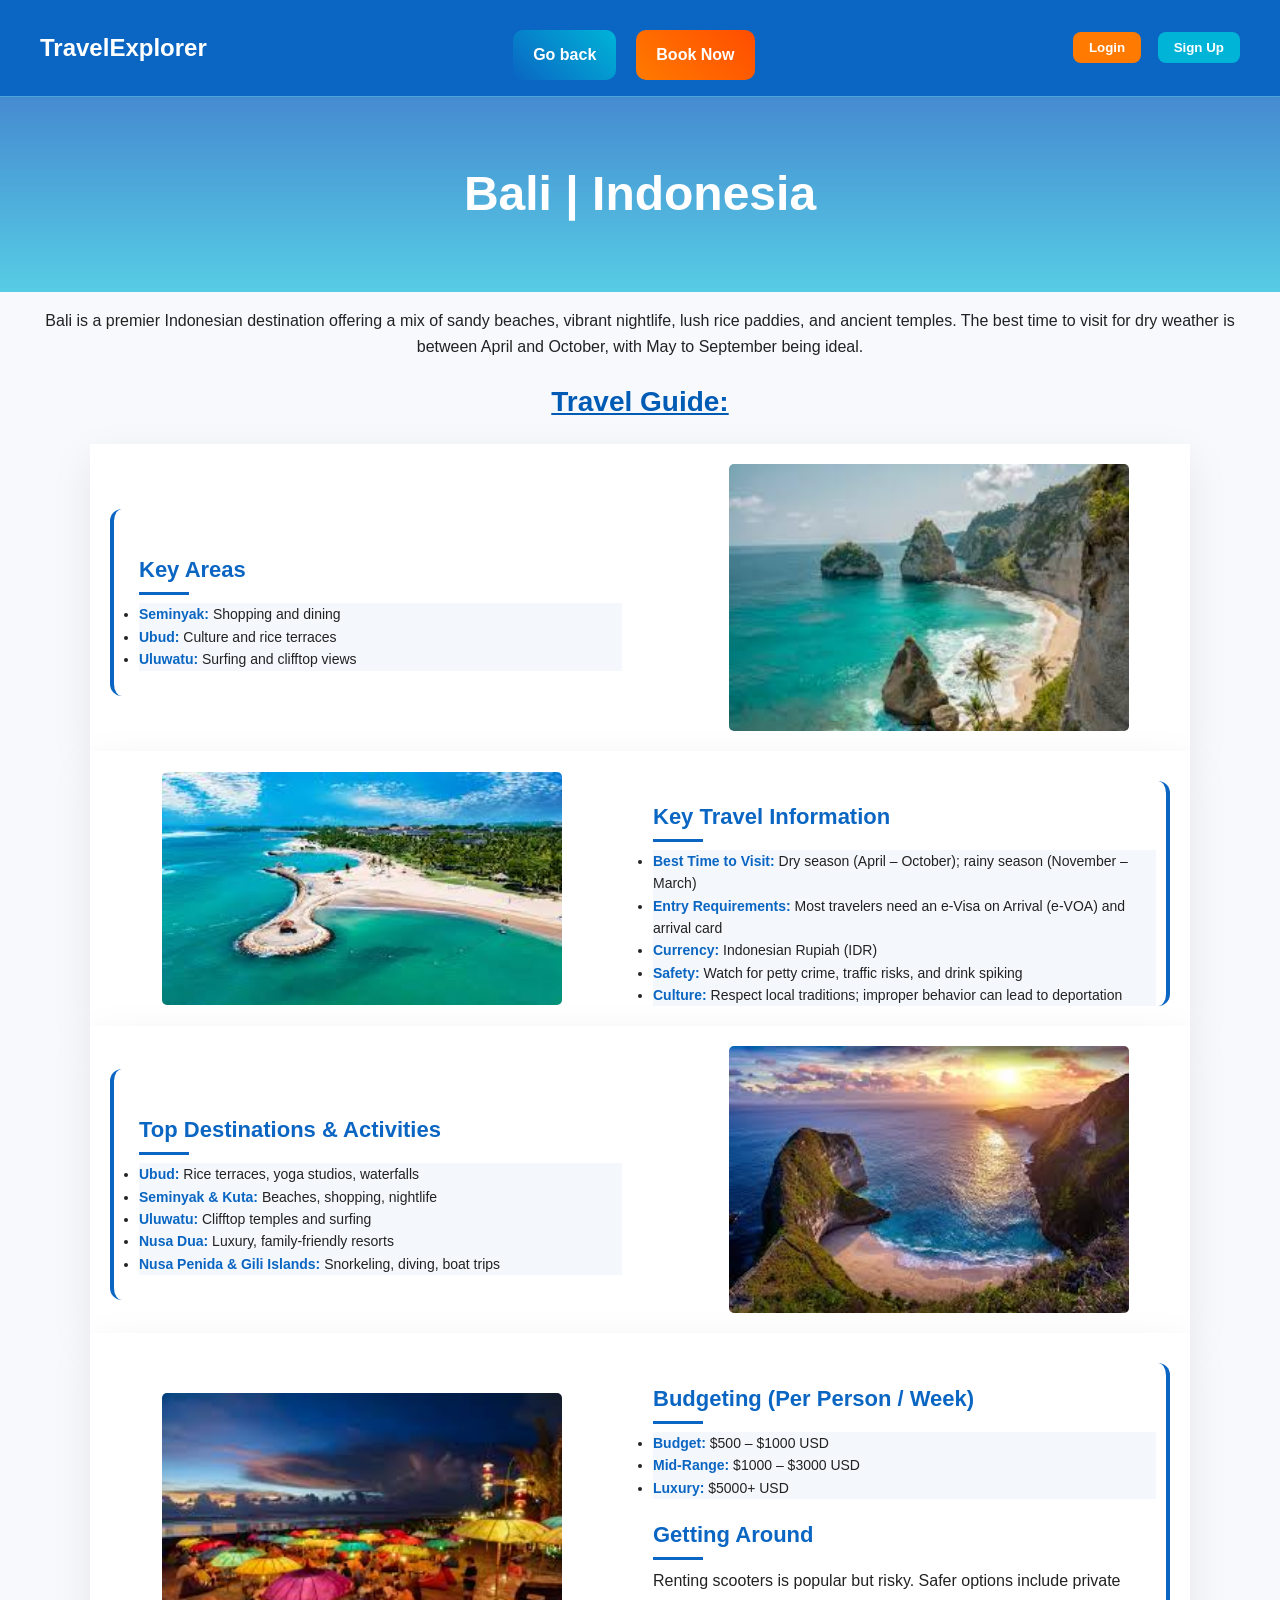
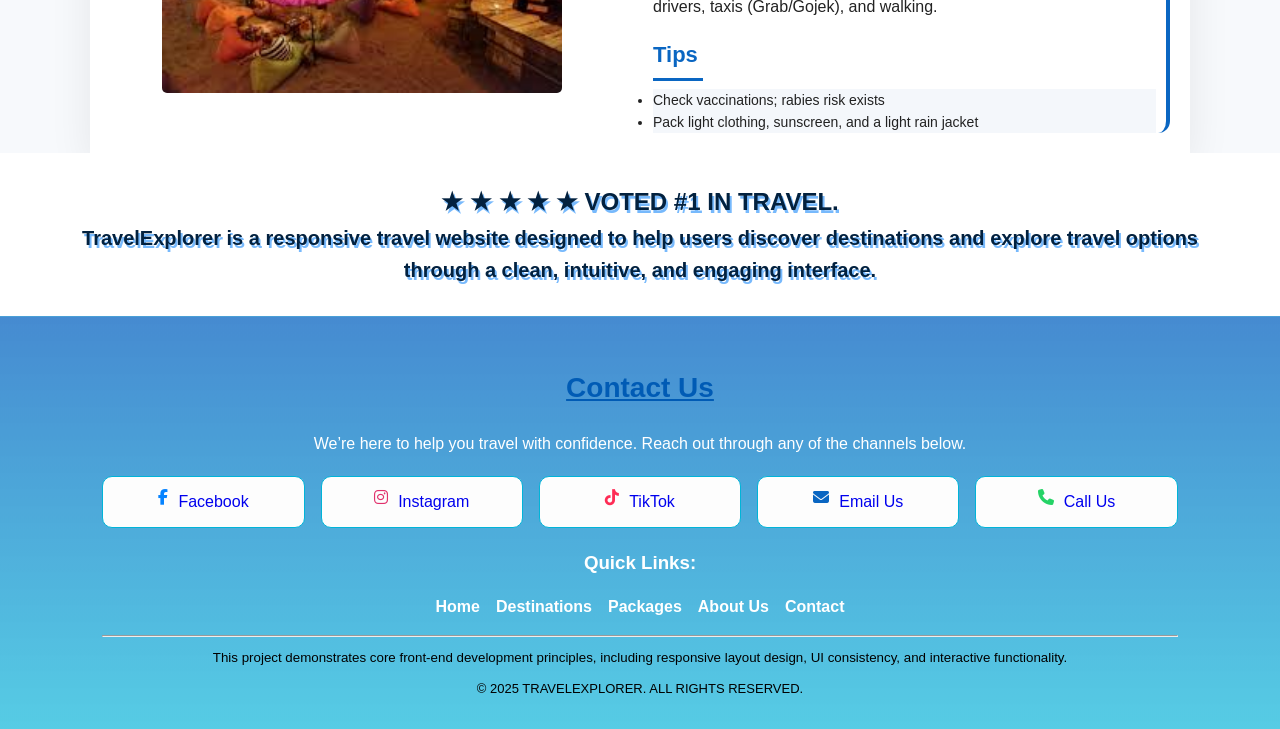
<file: pages/bali.html>
<!DOCTYPE html>
<html lang="en">
    <head>
        <meta charset="utf-8">
        <meta http-equiv="X-UA-Compatible" content="IE=edge">
        <title>Bali Page</title>
        <meta name="description" content="Explore Bali with TravelExplorer. Discover beautiful beaches, temples, culture, and travel tips. Plan your perfect island getaway with expert guidance.">
<meta name="keywords" content="Bali travel guide, Bali beaches, Bali temples, things to do in Bali, Indonesia travel, Bali itinerary, Bali tourism, TravelExplorer">
        <meta name="viewport" content="width=device-width, initial-scale=1">
        
        <meta property="og:title" content="Bali Travel Guide | TravelExplorer">
<meta property="og:description" content="Explore Bali’s beaches, temples, culture, and travel tips. Plan your perfect island getaway with TravelExplorer.">
<meta property="og:type" content="website">
<meta property="og:url" content="https://yourwebsite.com/bali.html">
<meta property="og:image" content="https://yourwebsite.com/travel-img/bali.jpg">

<meta name="twitter:card" content="summary_large_image">
<meta name="twitter:title" content="Bali Travel Guide | TravelExplorer">
<meta name="twitter:description" content="Discover Bali’s beaches, temples, and culture. Your ultimate island travel guide.">
<meta name="twitter:image" content="https://yourwebsite.com/travel-img/bali.jpg">
        <link rel="stylesheet" href="styles.css" >
        <link rel="stylesheet" href="https://cdnjs.cloudflare.com/ajax/libs/font-awesome/6.5.1/css/all.min.css">
        <link rel="icon" type="image/x-icon" href="travel-img/favicon.png">
    </head>
    <body>
         <!-- ===== HEADER / NAVBAR ===== -->
<header class="header">
    <div class="logo">TravelExplorer</div>
  
<button class="menu-toggle" aria-label="Toggle Menu">
  <i class="fa-solid fa-bars"></i>
</button>

    <nav class="nav">
        <ul class="menu">
  <li><a href="/index.html" class="btn-secondary">Go back</a></li>
  <li><a href="/index.html#contactForm" class="btn-primary">Book Now</a></li>
</ul>
    </nav>

<div class="auth-buttons">
  <button id="showLogin">Login</button>
  <button id="showSignup">Sign Up</button>
</div>

<!-- Modal Overlay -->
<div id="authModal" class="modal">
  <div class="modal-content">
    <span class="close">&times;</span>

    <!-- Login Form -->
    <form id="loginForm" class="auth-form">
      <h2>Login</h2>

      <div class="form-group">
        <input type="email" id="loginEmail" placeholder=" " required>
        <label for="loginEmail">Email</label>
      </div>

      <div class="form-group">
        <input type="password" id="loginPassword" placeholder=" " required>
        <label for="loginPassword">Password</label>
      </div>

      <button type="submit">Login</button>
    </form>

    <!-- Signup Form -->
    <form id="signupForm" class="auth-form">
      <h2>Sign Up</h2>

      <div class="form-group">
        <input type="text" id="signupName" placeholder=" " required>
        <label for="signupName">Full Name</label>
      </div>

      <div class="form-group">
        <input type="email" id="signupEmail" placeholder=" " required>
        <label for="signupEmail">Email</label>
      </div>

      <div class="form-group">
        <input type="password" id="signupPassword" placeholder=" " required>
        <label for="signupPassword">Password</label>
      </div>

      <div class="form-group">
        <input type="password" id="signupConfirmPassword" placeholder=" " required>
        <label for="signupConfirmPassword">Confirm Password</label>
      </div>

      <button type="submit">Sign Up</button>
    </form>

  </div>
</div>

</header>
<section class="travel-intro">
  <h1>Bali | Indonesia</h1>
  <p>
    Bali is a premier Indonesian destination offering a mix of sandy beaches, vibrant nightlife,
    lush rice paddies, and ancient temples. The best time to visit for dry weather is between
    April and October, with May to September being ideal.
  </p>
  <h2>Travel Guide:</h2>
</section>

<section class="guide">
  <div class="travel-content">
    <h3>Key Areas</h3>
  <ul>
    <li><strong>Seminyak:</strong> Shopping and dining</li>
    <li><strong>Ubud:</strong> Culture and rice terraces</li>
    <li><strong>Uluwatu:</strong> Surfing and clifftop views</li>
  </ul>

  </div>
  <div class="travel-img">
    <img src="/travel-img/bali5.jpg" alt="Tropical island scenery in Bali with clear water">
  </div>
</section>

<section class="reverse-guide">
  <div class="travel-content">
    <h3>Key Travel Information</h3>
  <ul>
    <li><strong>Best Time to Visit:</strong> Dry season (April – October); rainy season (November – March)</li>
    <li><strong>Entry Requirements:</strong> Most travelers need an e-Visa on Arrival (e-VOA) and arrival card</li>
    <li><strong>Currency:</strong> Indonesian Rupiah (IDR)</li>
    <li><strong>Safety:</strong> Watch for petty crime, traffic risks, and drink spiking</li>
    <li><strong>Culture:</strong> Respect local traditions; improper behavior can lead to deportation</li>
  </ul>

  </div>
  <div class="travel-img">
    <img src="/travel-img/bali4.jpg" alt="Turquoise beach with white sand in Bali">
  </div>
</section>

<section class="guide">
  <div class="travel-content">
    <h3>Top Destinations & Activities</h3>
  <ul>
    <li><strong>Ubud:</strong> Rice terraces, yoga studios, waterfalls</li>
    <li><strong>Seminyak & Kuta:</strong> Beaches, shopping, nightlife</li>
    <li><strong>Uluwatu:</strong> Clifftop temples and surfing</li>
    <li><strong>Nusa Dua:</strong> Luxury, family-friendly resorts</li>
    <li><strong>Nusa Penida & Gili Islands:</strong> Snorkeling, diving, boat trips</li>
  </ul>

  </div>
  <div class="travel-img">
    <img src="/travel-img/bali1.jpg" alt="Coastal landscape in Bali with cliffs and ocean">
  </div>
</section>

<section class="reverse-guide">
  <div class="travel-content">
    <h3>Budgeting (Per Person / Week)</h3>
  <ul>
    <li><strong>Budget:</strong> $500 – $1000 USD</li>
    <li><strong>Mid-Range:</strong> $1000 – $3000 USD</li>
    <li><strong>Luxury:</strong> $5000+ USD</li>
  </ul>
  <h3>Getting Around</h3>
  <p>
    Renting scooters is popular but risky. Safer options include private drivers,
    taxis (Grab/Gojek), and walking.
  </p>
<h3>Tips</h3>
  <ul>
    <li>Check vaccinations; rabies risk exists</li>
    <li>Pack light clothing, sunscreen, and a light rain jacket</li>
  </ul>
  </div>
  <div class="travel-img">
    <img src="/travel-img/bali3.jpg" alt="Sunset dining setup overlooking Bali beach">
  </div>
</section>

<!-- STAR RATING STARTS AFTER THIS SECTION -->
<div class="star-rating" id="rating">
  <span class="star">★ ★ ★ ★ ★ VOTED #1 IN TRAVEL.</span>
  <p>TravelExplorer is a responsive travel website designed to help users discover destinations and explore travel options through a clean, intuitive, and engaging interface.</p>
</div>

        <!--- footer -->
<footer class="footer">
<section class="contact-section">
  <h2>Contact Us</h2>
  <p>We’re here to help you travel with confidence. Reach out through any of the channels below.</p>

  <div class="contact-grid">

  <a href="https://facebook.com/yourpage" target="_blank" class="contact-item" rel="noopener noreferrer">
      <i id="facebook" class="fa-brands fa-facebook-f"></i>
      <span>Facebook</span>
    </a>
    <a href="https://instagram.com/yourpage" target="_blank" class="contact-item" rel="noopener noreferrer">
      <i id="instagram" class="fa-brands fa-instagram"></i>
      <span>Instagram</span>
    </a>
    <a href="https://tiktok.com/@yourpage" target="_blank" class="contact-item" rel="noopener noreferrer">
      <i id="tiktok" class="fa-brands fa-tiktok"></i>
      <span>TikTok</span>
    </a>
    <a href="mailto:info@travelexplorer.com" class="contact-item">
      <i id="mail" class="fa-solid fa-envelope"></i>
      <span>Email Us</span>
    </a>
    <a href="tel:+27123456789" class="contact-item">
      <i id="phone" class="fa-solid fa-phone"></i>
      <span>Call Us</span>
    </a>

  </div>
</section>
<h3>Quick Links:</h3>
<div class="footer-links">
<a href="/index.html#deals">Home</a>
<a href="/index#desttinations">Destinations</a>
<a href="/index.html#packages_index">Packages</a>
<a href="/index.html#about">About Us</a>
<a href="/index.html#contactForm">Contact</a>
</div>
<hr>
<p class="demo">This project demonstrates core front-end development principles, including responsive layout design, UI consistency, and interactive functionality.</p>
<p class="copyright">© 2025 TravelExplorer. All rights reserved.</p>
</footer>
<script src="/javascript.js" defer></script>
</body>
</html>
</file>
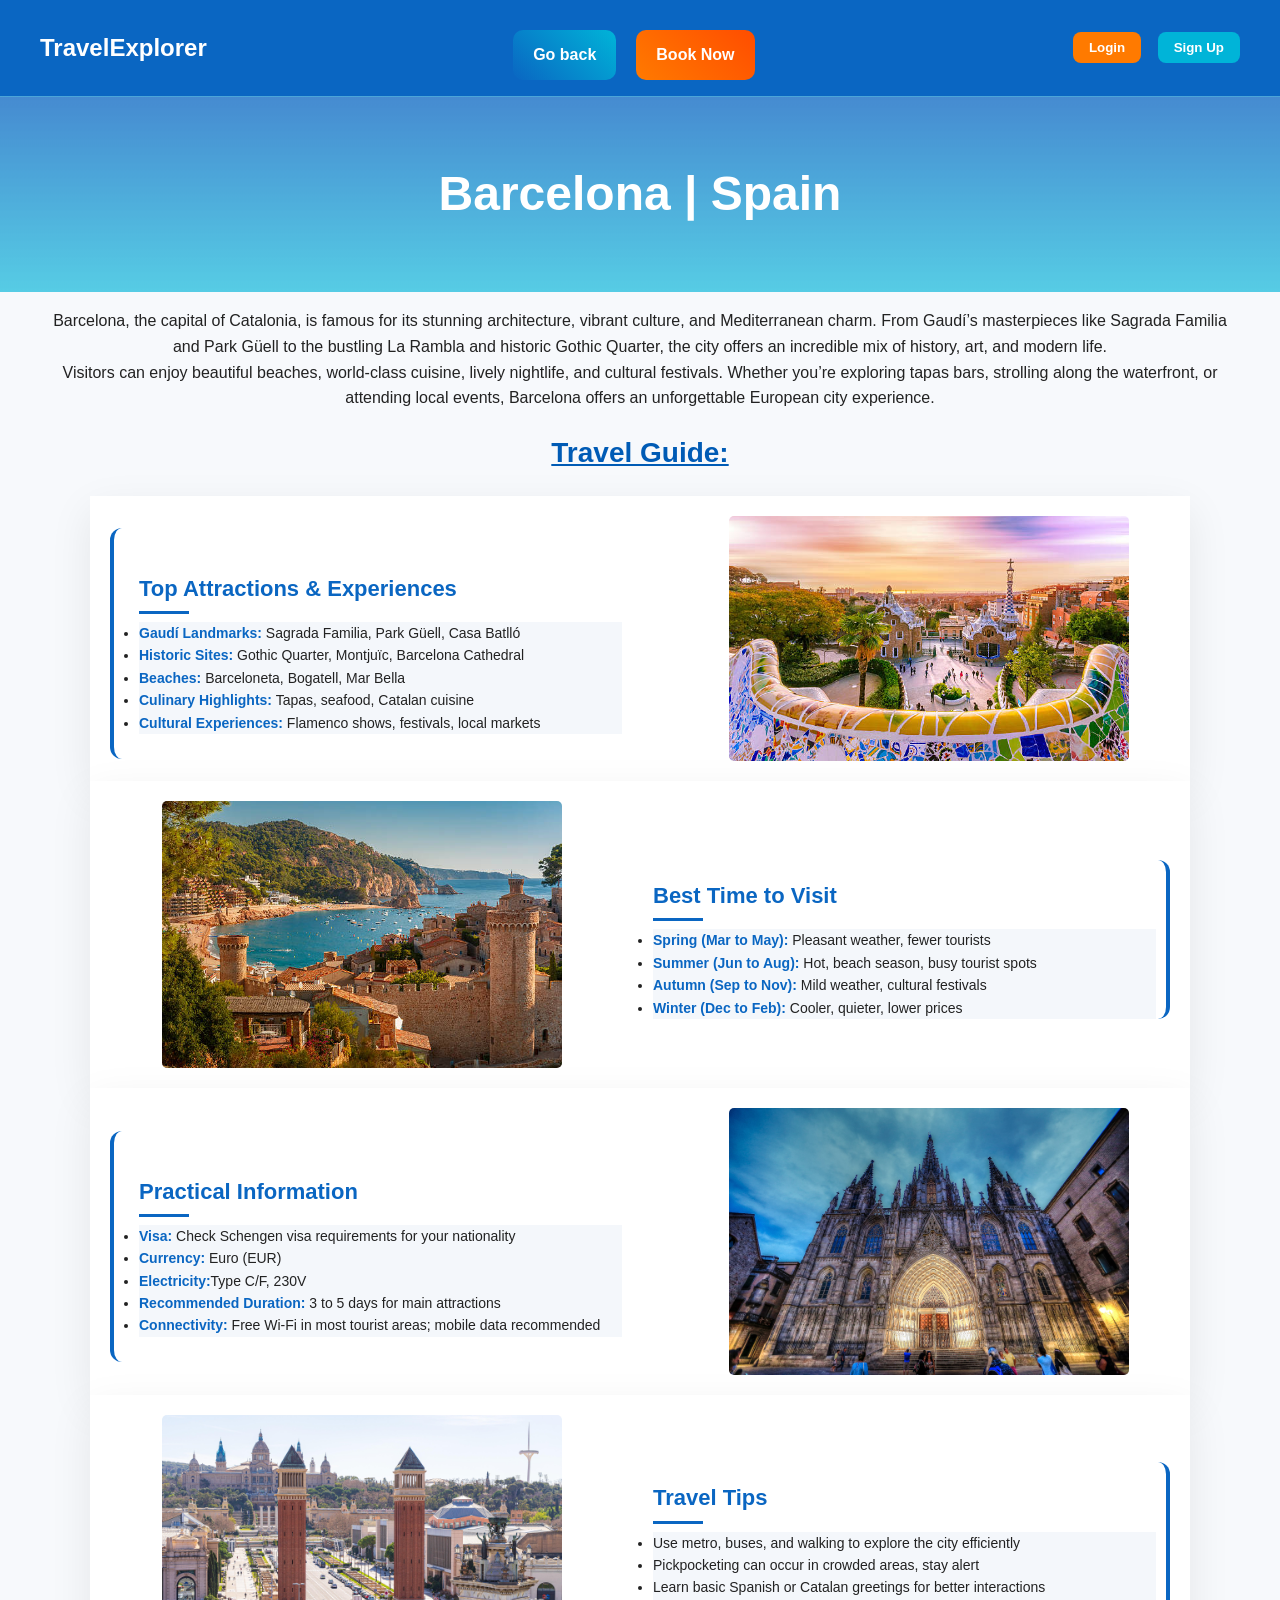
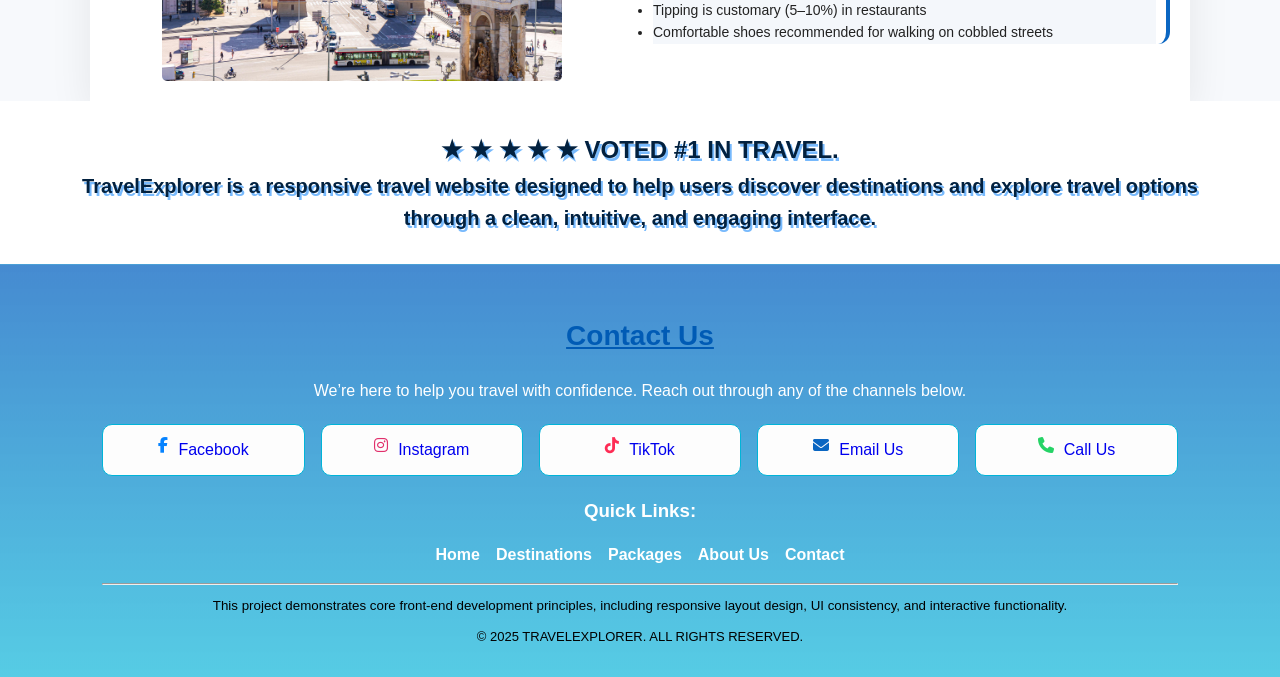
<file: pages/barcelona.html>
<!DOCTYPE html>
<html lang="en">
    <head>
        <meta charset="utf-8">
        <meta http-equiv="X-UA-Compatible" content="IE=edge">
        <title>Barcelona Page</title>
       <meta name="description" content="Discover Barcelona with TravelExplorer. Explore iconic architecture, beaches, culture, and food. Plan your perfect trip to Spain with expert travel tips.">
<meta name="keywords" content="Barcelona travel guide, Spain travel, things to do in Barcelona, Barcelona attractions, Gaudi architecture, Barcelona beaches, TravelExplorer">
        <meta name="viewport" content="width=device-width, initial-scale=1">
        
        <meta property="og:title" content="Barcelona Travel Guide | TravelExplorer">
        <meta property="og:description" content="Discover Barcelona’s architecture, beaches, food, and top attractions. Plan your trip with TravelExplorer.">
        <meta property="og:type" content="website">
<meta property="og:url" content="https://yourwebsite.com/barcelona.html">
<meta property="og:image" content="https://yourwebsite.com/travel-img/barcelona.jpg">

<meta name="twitter:card" content="summary_large_image">
<meta name="twitter:title" content="Barcelona Travel Guide | TravelExplorer">
<meta name="twitter:description" content="Explore Barcelona’s culture, landmarks, and cuisine with this complete travel guide.">
<meta name="twitter:image" content="https://yourwebsite.com/travel-img/barcelona.jpg">
        <link rel="stylesheet" href="styles.css" >
        <link rel="stylesheet" href="https://cdnjs.cloudflare.com/ajax/libs/font-awesome/6.5.1/css/all.min.css">
        <link rel="icon" type="image/x-icon" href="travel-img/favicon.png">
    </head>
    <body>
                <!-- ===== HEADER / NAVBAR ===== -->
<header class="header">
    <div class="logo">TravelExplorer</div>
  
<button class="menu-toggle" aria-label="Toggle Menu">
  <i class="fa-solid fa-bars"></i>
</button>

    <nav class="nav">
       <ul class="menu">
  <li><a href="/index.html" class="btn-secondary">Go back</a></li>
  <li><a href="/index.html#contactForm" class="btn-primary">Book Now</a></li>
</ul>
    </nav>

<div class="auth-buttons">
  <button id="showLogin">Login</button>
  <button id="showSignup">Sign Up</button>
</div>

<!-- Modal Overlay -->
<div id="authModal" class="modal">
  <div class="modal-content">
    <span class="close">&times;</span>

    <!-- Login Form -->
    <form id="loginForm" class="auth-form">
      <h2>Login</h2>

      <div class="form-group">
        <input type="email" id="loginEmail" placeholder=" " required>
        <label for="loginEmail">Email</label>
      </div>

      <div class="form-group">
        <input type="password" id="loginPassword" placeholder=" " required>
        <label for="loginPassword">Password</label>
      </div>

      <button type="submit">Login</button>
    </form>

    <!-- Signup Form -->
    <form id="signupForm" class="auth-form">
      <h2>Sign Up</h2>

      <div class="form-group">
        <input type="text" id="signupName" placeholder=" " required>
        <label for="signupName">Full Name</label>
      </div>

      <div class="form-group">
        <input type="email" id="signupEmail" placeholder=" " required>
        <label for="signupEmail">Email</label>
      </div>

      <div class="form-group">
        <input type="password" id="signupPassword" placeholder=" " required>
        <label for="signupPassword">Password</label>
      </div>

      <div class="form-group">
        <input type="password" id="signupConfirmPassword" placeholder=" " required>
        <label for="signupConfirmPassword">Confirm Password</label>
      </div>

      <button type="submit">Sign Up</button>
    </form>

  </div>
</div>

</header> 
  <section class="travel-intro">
<h1>Barcelona | Spain</h1>
    <p>Barcelona, the capital of Catalonia, is famous for its stunning architecture, vibrant culture, and Mediterranean charm. From Gaudí’s masterpieces like Sagrada Familia and Park Güell to the bustling La Rambla and historic Gothic Quarter, the city offers an incredible mix of history, art, and modern life.</p>
    <p>Visitors can enjoy beautiful beaches, world-class cuisine, lively nightlife, and cultural festivals. Whether you’re exploring tapas bars, strolling along the waterfront, or attending local events, Barcelona offers an unforgettable European city experience.</p>
    <h2>Travel Guide:</h2>
  </section>

<section class="guide">
  <div class="travel-content">
    
            <h3>Top Attractions & Experiences</h3>
            <ul>
                <li><strong>Gaudí Landmarks:</strong> Sagrada Familia, Park Güell, Casa Batlló</li>
                <li><strong>Historic Sites:</strong> Gothic Quarter, Montjuïc, Barcelona Cathedral</li>
                <li><strong>Beaches:</strong> Barceloneta, Bogatell, Mar Bella</li>
                <li><strong>Culinary Highlights:</strong> Tapas, seafood, Catalan cuisine</li>
                <li><strong>Cultural Experiences:</strong> Flamenco shows, festivals, local markets</li>
            </ul>
  </div>
  <div class="travel-img">
    <img src="/travel-img/barcelona1.jpg" alt="Panoramic view of Barcelona city">
  </div>
</section>

<section class="reverse-guide">
  <div class="travel-content">
    <h3>Best Time to Visit</h3>
            <ul>
                <li><strong>Spring (Mar to May):</strong> Pleasant weather, fewer tourists</li>
                <li><strong>Summer (Jun to Aug):</strong> Hot, beach season, busy tourist spots</li>
                <li><strong>Autumn (Sep to Nov):</strong> Mild weather, cultural festivals</li>
                <li><strong>Winter (Dec to Feb):</strong> Cooler, quieter, lower prices</li>
            </ul>
  </div>
  <div class="travel-img">
    <img src="/travel-img/barcelona2.jpg" alt="Coastal view of Barcelona with sea and skyline">
  </div>
</section>

<section class="guide">
  <div class="travel-content">
    <h3>Practical Information</h3>
            <ul>
                <li><strong>Visa:</strong> Check Schengen visa requirements for your nationality</li>
                <li><strong>Currency:</strong> Euro (EUR)</li>
                <li><strong>Electricity:</strong>Type C/F, 230V</li>
                <li><strong>Recommended Duration:</strong> 3 to 5 days for main attractions</li>
                <li><strong>Connectivity:</strong> Free Wi-Fi in most tourist areas; mobile data recommended</li>
            </ul>
  </div>
  <div class="travel-img">
     <img src="/travel-img/catharinarytter-spain-2507709_1920.jpg" alt="Gothic cathedral architecture">
  </div>
</section>

<section class="reverse-guide">
  <div class="travel-content">
    <h3>Travel Tips</h3>
            <ul>
                <li>Use metro, buses, and walking to explore the city efficiently</li>
                <li>Pickpocketing can occur in crowded areas, stay alert</li>
                <li>Learn basic Spanish or Catalan greetings for better interactions</li>
                <li>Tipping is customary (5–10%) in restaurants</li>
                <li>Comfortable shoes recommended for walking on cobbled streets</li>
            </ul>
  </div>
  <div class="travel-img">
    <img src="/travel-img/dominickvietor-travel-5188598_1920.jpg" alt="Historic cathedral and city square">
  </div>
</section>

<!-- STAR RATING STARTS AFTER THIS SECTION -->
<div class="star-rating" id="rating">
  <span class="star">★ ★ ★ ★ ★ VOTED #1 IN TRAVEL.</span>
  <p>TravelExplorer is a responsive travel website designed to help users discover destinations and explore travel options through a clean, intuitive, and engaging interface.</p>
</div>

        <!--- footer -->
<footer class="footer">
<section class="contact-section">
  <h2>Contact Us</h2>
  <p>We’re here to help you travel with confidence. Reach out through any of the channels below.</p>

  <div class="contact-grid">

 <a href="https://facebook.com/yourpage" target="_blank" class="contact-item" rel="noopener noreferrer">
      <i id="facebook" class="fa-brands fa-facebook-f"></i>
      <span>Facebook</span>
    </a>
    <a href="https://instagram.com/yourpage" target="_blank" class="contact-item" rel="noopener noreferrer">
      <i id="instagram" class="fa-brands fa-instagram"></i>
      <span>Instagram</span>
    </a>
    <a href="https://tiktok.com/@yourpage" target="_blank" class="contact-item" rel="noopener noreferrer">
      <i id="tiktok" class="fa-brands fa-tiktok"></i>
      <span>TikTok</span>
    </a>
    <a href="mailto:info@travelexplorer.com" class="contact-item">
      <i id="mail" class="fa-solid fa-envelope"></i>
      <span>Email Us</span>
    </a>
    <a href="tel:+27123456789" class="contact-item">
      <i id="phone" class="fa-solid fa-phone"></i>
      <span>Call Us</span>
    </a>

  </div>
</section>
<h3>Quick Links:</h3>
<div class="footer-links">
<a href="/index.html#deals">Home</a>
<a href="/index#desttinations">Destinations</a>
<a href="/index.html#packages_index">Packages</a>
<a href="/index.html#about">About Us</a>
<a href="/index.html#contactForm">Contact</a>
</div>
<hr>
<p class="demo">This project demonstrates core front-end development principles, including responsive layout design, UI consistency, and interactive functionality.</p>
<p class="copyright">© 2025 TravelExplorer. All rights reserved.</p>
</footer>
<script src="/javascript.js" defer></script>
</body>
</html>
</file>
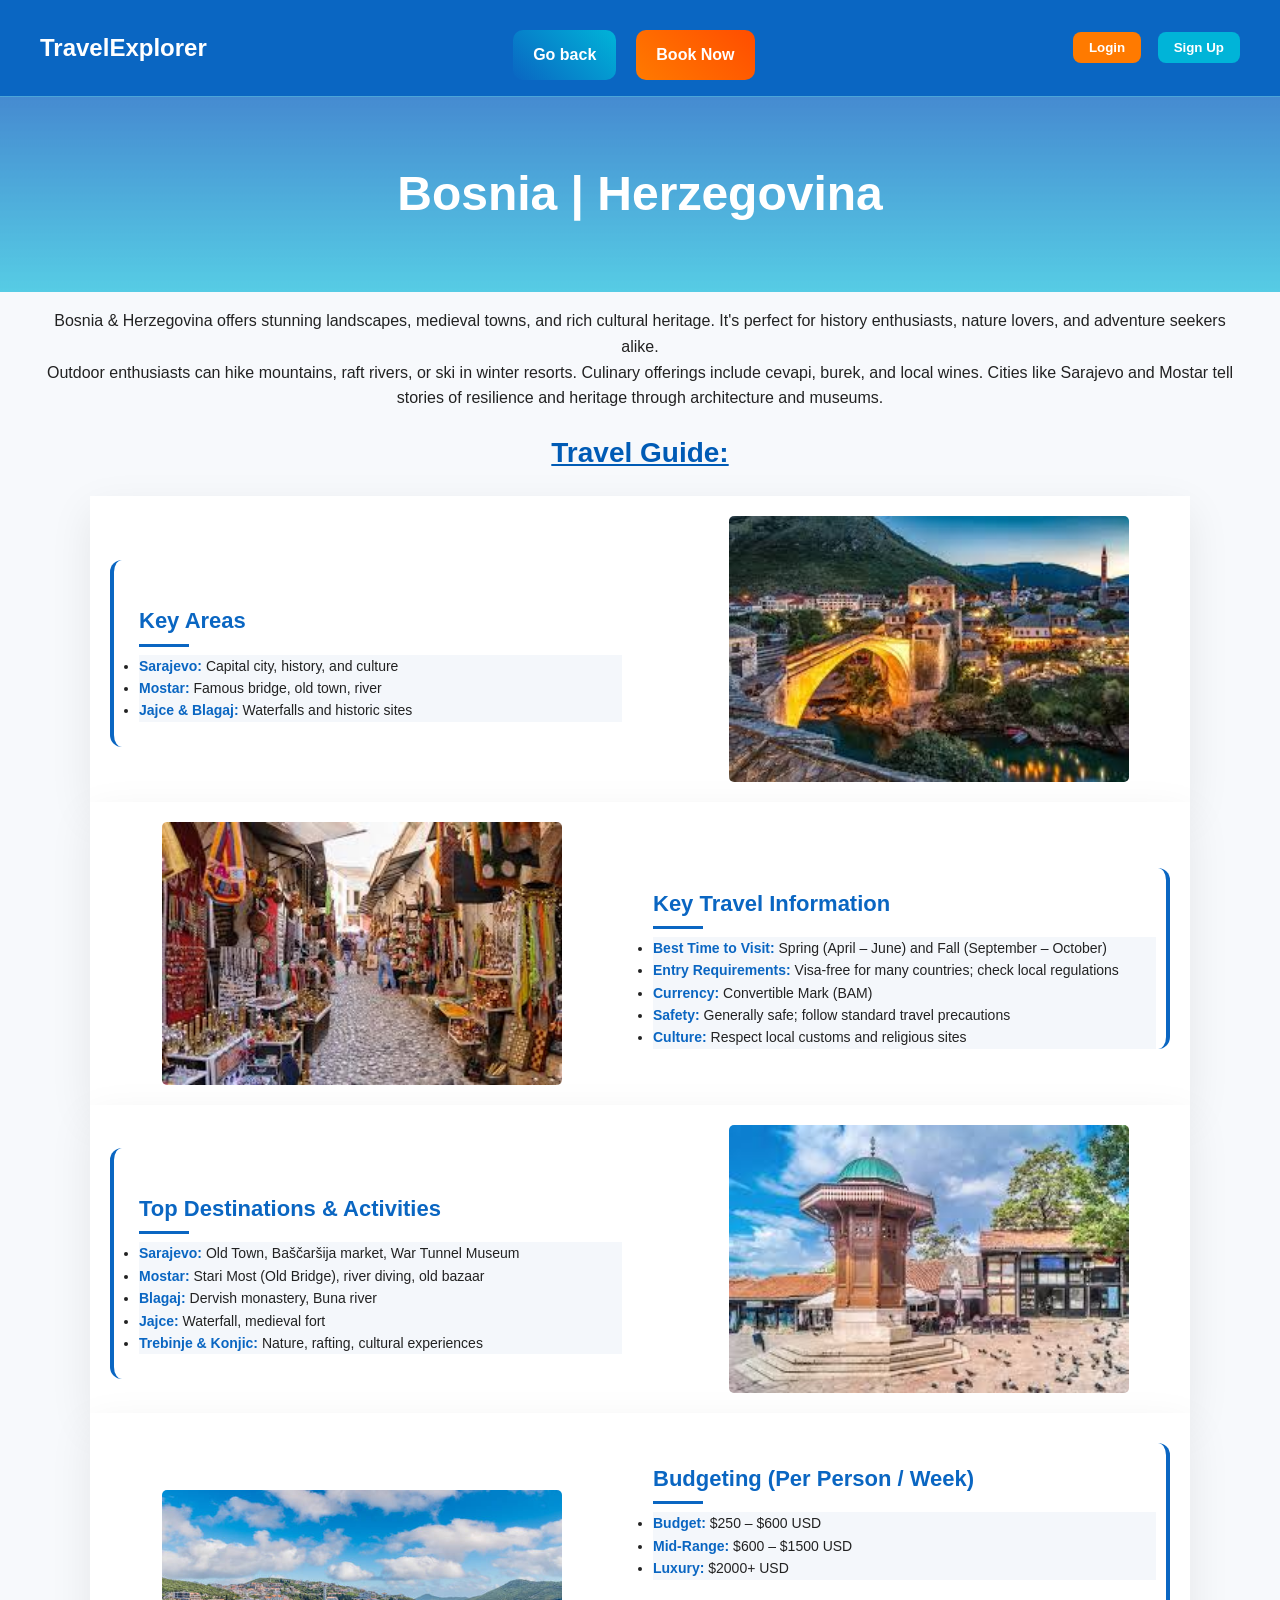
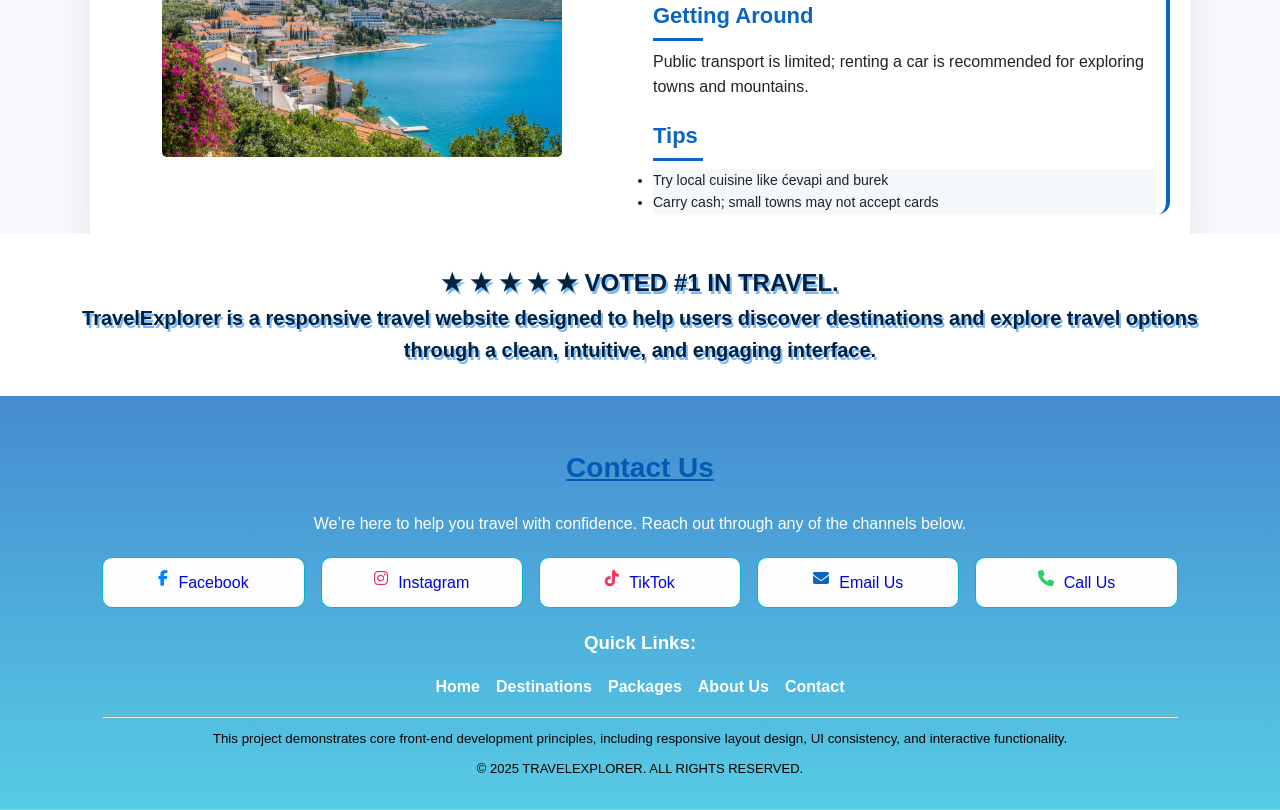
<file: pages/bosnia.html>
<!DOCTYPE html>
<html lang="en">
    <head>
        <meta charset="utf-8">
        <meta http-equiv="X-UA-Compatible" content="IE=edge">
        <title>Bosnia Page</title>
        <meta name="description" content="Explore Bosnia with TravelExplorer. Discover historic cities, scenic landscapes, and cultural heritage. Plan your trip with expert travel insights.">
<meta name="keywords" content="Bosnia travel guide, Bosnia tourism, Sarajevo travel, Mostar bridge, Bosnia attractions, Balkans travel, TravelExplorer">
        <meta name="viewport" content="width=device-width, initial-scale=1">
     
          <meta property="og:title" content="Bosnia Travel Guide | TravelExplorer">
<meta property="og:description" content="Explore Bosnia’s history, landscapes, and cultural heritage. Discover hidden gems with TravelExplorer.">
<meta property="og:type" content="website">
<meta property="og:url" content="https://yourwebsite.com/bosnia.html">
<meta property="og:image" content="https://yourwebsite.com/travel-img/bosnia.jpg">

<meta name="twitter:card" content="summary_large_image">
<meta name="twitter:title" content="Bosnia Travel Guide | TravelExplorer">
<meta name="twitter:description" content="Discover Bosnia’s rich history, nature, and must-see destinations.">
<meta name="twitter:image" content="https://yourwebsite.com/travel-img/bosnia.jpg">
        <link rel="stylesheet" href="styles.css" >
        <link rel="stylesheet" href="https://cdnjs.cloudflare.com/ajax/libs/font-awesome/6.5.1/css/all.min.css">
        <link rel="icon" type="image/x-icon" href="travel-img/favicon.png">
    </head>
    <body>
               <!-- ===== HEADER / NAVBAR ===== -->
<header class="header">
    <div class="logo">TravelExplorer</div>
  
<button class="menu-toggle" aria-label="Toggle Menu">
  <i class="fa-solid fa-bars"></i>
</button>

    <nav class="nav">
       <ul class="menu">
  <li><a href="/index.html" class="btn-secondary">Go back</a></li>
  <li><a href="/index.html#contactForm" class="btn-primary">Book Now</a></li>
</ul>
    </nav>

<div class="auth-buttons">
  <button id="showLogin">Login</button>
  <button id="showSignup">Sign Up</button>
</div>

<!-- Modal Overlay -->
<div id="authModal" class="modal">
  <div class="modal-content">
    <span class="close">&times;</span>

    <!-- Login Form -->
    <form id="loginForm" class="auth-form">
      <h2>Login</h2>

      <div class="form-group">
        <input type="email" id="loginEmail" placeholder=" " required>
        <label for="loginEmail">Email</label>
      </div>

      <div class="form-group">
        <input type="password" id="loginPassword" placeholder=" " required>
        <label for="loginPassword">Password</label>
      </div>

      <button type="submit">Login</button>
    </form>

    <!-- Signup Form -->
    <form id="signupForm" class="auth-form">
      <h2>Sign Up</h2>

      <div class="form-group">
        <input type="text" id="signupName" placeholder=" " required>
        <label for="signupName">Full Name</label>
      </div>

      <div class="form-group">
        <input type="email" id="signupEmail" placeholder=" " required>
        <label for="signupEmail">Email</label>
      </div>

      <div class="form-group">
        <input type="password" id="signupPassword" placeholder=" " required>
        <label for="signupPassword">Password</label>
      </div>

      <div class="form-group">
        <input type="password" id="signupConfirmPassword" placeholder=" " required>
        <label for="signupConfirmPassword">Confirm Password</label>
      </div>

      <button type="submit">Sign Up</button>
    </form>

  </div>
</div>

</header>  
<section class="travel-intro">
  <h1>Bosnia | Herzegovina</h1>
  <p>
    Bosnia & Herzegovina offers stunning landscapes, medieval towns, and rich cultural heritage.
    It's perfect for history enthusiasts, nature lovers, and adventure seekers alike.
  </p>
  <p>
    Outdoor enthusiasts can hike mountains, raft rivers, or ski in winter resorts. Culinary offerings include cevapi, burek, and local wines. Cities like Sarajevo and Mostar tell stories of resilience and heritage through architecture and museums.
  </p>
  <h2>Travel Guide:</h2>
</section>

<section class="guide">
  <div class="travel-content">
    <h3>Key Areas</h3>
  <ul>
    <li><strong>Sarajevo:</strong> Capital city, history, and culture</li>
    <li><strong>Mostar:</strong> Famous bridge, old town, river</li>
    <li><strong>Jajce & Blagaj:</strong> Waterfalls and historic sites</li>
  </ul>
  </div>
  <div class="travel-img">
    <img src="/travel-img/Bosnia-Herzegovina1.jpg" alt="Historic bridge in Bosnia and Herzegovina">
  </div>
</section>

<section class="reverse-guide">
  <div class="travel-content">
    <h3>Key Travel Information</h3>
  <ul>
    <li><strong>Best Time to Visit:</strong> Spring (April – June) and Fall (September – October)</li>
    <li><strong>Entry Requirements:</strong> Visa-free for many countries; check local regulations</li>
    <li><strong>Currency:</strong> Convertible Mark (BAM)</li>
    <li><strong>Safety:</strong> Generally safe; follow standard travel precautions</li>
    <li><strong>Culture:</strong> Respect local customs and religious sites</li>
  </ul>
  </div>
  <div class="travel-img">
    <img src="/travel-img/Bosnia-Herzegovina2.jpg" alt="Old town street in Bosnia and Herzegovina">
  </div>
</section>

<section class="guide">
  <div class="travel-content">
    <h3>Top Destinations & Activities</h3>
  <ul>
    <li><strong>Sarajevo:</strong> Old Town, Baščaršija market, War Tunnel Museum</li>
    <li><strong>Mostar:</strong> Stari Most (Old Bridge), river diving, old bazaar</li>
    <li><strong>Blagaj:</strong> Dervish monastery, Buna river</li>
    <li><strong>Jajce:</strong> Waterfall, medieval fort</li>
    <li><strong>Trebinje & Konjic:</strong> Nature, rafting, cultural experiences</li>
  </ul>
  </div>
  <div class="travel-img">
    <img src="/travel-img/Bosnia-Herzegovina3.jpg" alt="Traditional architecture in Bosnia and Herzegovina">
  </div>
</section>

<section class="reverse-guide">
  <div class="travel-content">
    <h3>Budgeting (Per Person / Week)</h3>
  <ul>
    <li><strong>Budget:</strong> $250 – $600 USD</li>
    <li><strong>Mid-Range:</strong> $600 – $1500 USD</li>
    <li><strong>Luxury:</strong> $2000+ USD</li>
  </ul>
  <h3>Getting Around</h3>
  <p>
    Public transport is limited; renting a car is recommended for exploring towns and mountains.
  </p>
  <h3>Tips</h3>
  <ul>
    <li>Try local cuisine like ćevapi and burek</li>
    <li>Carry cash; small towns may not accept cards</li>
  </ul>
  </div>
  <div class="travel-img">
    <img src="/travel-img/bosnia8.jpg" alt="Mountain and river landscape in Bosnia"	>
  </div>
</section>

 <!-- STAR RATING STARTS AFTER THIS SECTION -->
<div class="star-rating" id="rating">
  <span class="star">★ ★ ★ ★ ★ VOTED #1 IN TRAVEL.</span>
  <p>TravelExplorer is a responsive travel website designed to help users discover destinations and explore travel options through a clean, intuitive, and engaging interface.</p>
</div>

        <!--- footer -->
<footer class="footer">
<section class="contact-section">
  <h2>Contact Us</h2>
  <p>We’re here to help you travel with confidence. Reach out through any of the channels below.</p>

  <div class="contact-grid">

     <a href="https://facebook.com/yourpage" target="_blank" class="contact-item" rel="noopener noreferrer">
      <i id="facebook" class="fa-brands fa-facebook-f"></i>
      <span>Facebook</span>
    </a>
    <a href="https://instagram.com/yourpage" target="_blank" class="contact-item" rel="noopener noreferrer">
      <i id="instagram" class="fa-brands fa-instagram"></i>
      <span>Instagram</span>
    </a>
    <a href="https://tiktok.com/@yourpage" target="_blank" class="contact-item" rel="noopener noreferrer">
      <i id="tiktok" class="fa-brands fa-tiktok"></i>
      <span>TikTok</span>
    </a>
    <a href="mailto:info@travelexplorer.com" class="contact-item">
      <i id="mail" class="fa-solid fa-envelope"></i>
      <span>Email Us</span>
    </a>
    <a href="tel:+27123456789" class="contact-item">
      <i id="phone" class="fa-solid fa-phone"></i>
      <span>Call Us</span>
    </a>

  </div>
</section>
<h3>Quick Links:</h3>
<div class="footer-links">
<a href="/index.html#deals">Home</a>
<a href="/index#desttinations">Destinations</a>
<a href="/index.html#packages_index">Packages</a>
<a href="/index.html#about">About Us</a>
<a href="/index.html#contactForm">Contact</a>
</div>
<hr>
<p class="demo">This project demonstrates core front-end development principles, including responsive layout design, UI consistency, and interactive functionality.</p>
<p class="copyright">© 2025 TravelExplorer. All rights reserved.</p>
</footer>
<script src="/javascript.js" defer></script>
</body>
</html>
</file>
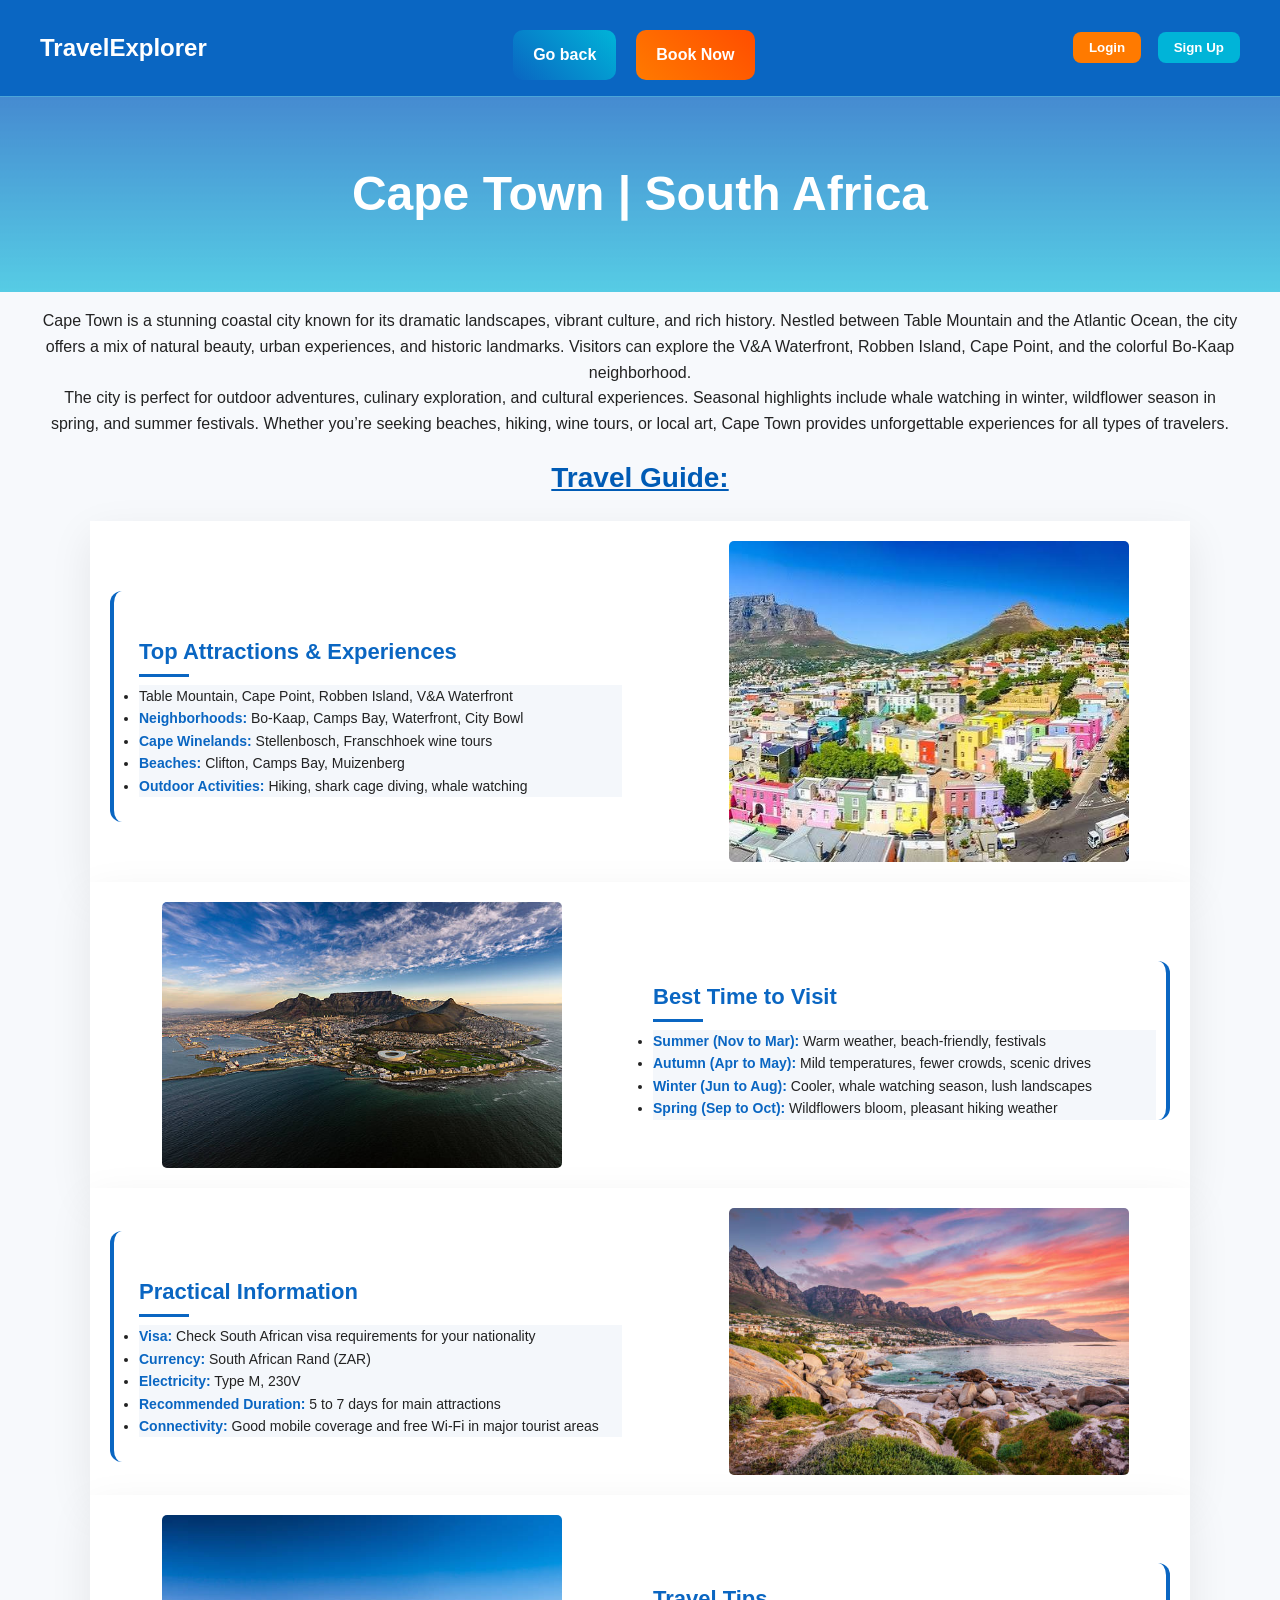
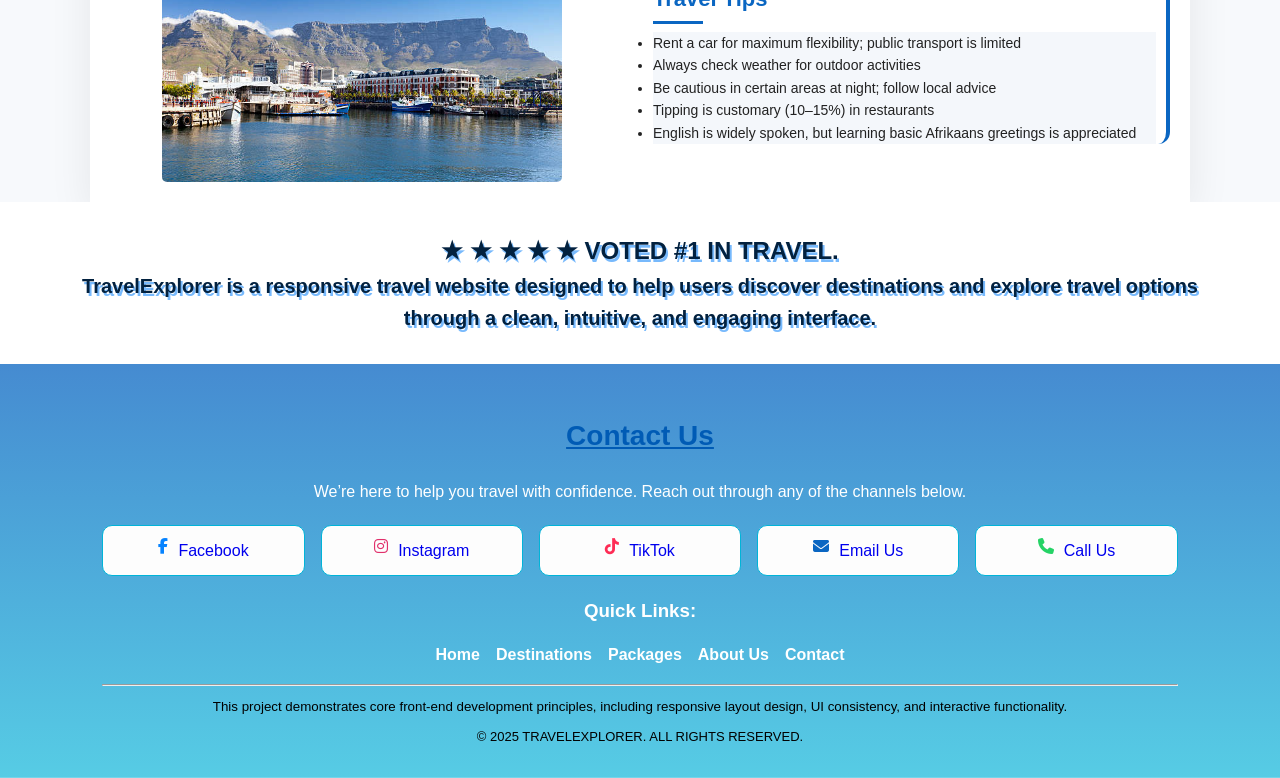
<file: pages/cape_town.html>
<!DOCTYPE html>
<html lang="en">
    <head>
        <meta charset="utf-8">
        <meta http-equiv="X-UA-Compatible" content="IE=edge">
        <title>Cape Town Page</title>
        <meta name="description" content="Explore Cape Town with TravelExplorer. Discover beaches, Table Mountain, culture, and top attractions. Plan your South African adventure today.">
<meta name="keywords" content="Cape Town travel guide, South Africa travel, Table Mountain, Cape Town beaches, things to do in Cape Town, TravelExplorer">
        <meta name="viewport" content="width=device-width, initial-scale=1">
     
      <meta property="og:title" content="Cape Town Travel Guide | TravelExplorer">
<meta property="og:description" content="Explore Cape Town’s beaches, mountains, and attractions. Plan your South African adventure with TravelExplorer.">
<meta property="og:type" content="website">
<meta property="og:url" content="https://yourwebsite.com/capetown.html">
<meta property="og:image" content="https://yourwebsite.com/travel-img/capetown.jpg">

<meta name="twitter:card" content="summary_large_image">
<meta name="twitter:title" content="Cape Town Travel Guide | TravelExplorer">
<meta name="twitter:description" content="Discover Cape Town’s beauty, culture, and top travel experiences.">
<meta name="twitter:image" content="https://yourwebsite.com/travel-img/capetown.jpg">
        <link rel="stylesheet" href="styles.css" >
        <link rel="stylesheet" href="https://cdnjs.cloudflare.com/ajax/libs/font-awesome/6.5.1/css/all.min.css">
        <link rel="icon" type="image/x-icon" href="travel-img/favicon.png">
    </head>
    <body>
                <!-- ===== HEADER / NAVBAR ===== -->
<header class="header">
    <div class="logo">TravelExplorer</div>
  
<button class="menu-toggle" aria-label="Toggle Menu">
  <i class="fa-solid fa-bars"></i>
</button>

     <nav class="nav">
       <ul class="menu">
  <li><a href="/index.html" class="btn-secondary">Go back</a></li>
  <li><a href="/index.html#contactForm" class="btn-primary">Book Now</a></li>
</ul>
    </nav>

<div class="auth-buttons">
  <button id="showLogin">Login</button>
  <button id="showSignup">Sign Up</button>
</div>

<!-- Modal Overlay -->
<div id="authModal" class="modal">
  <div class="modal-content">
    <span class="close">&times;</span>

    <!-- Login Form -->
    <form id="loginForm" class="auth-form">
      <h2>Login</h2>

      <div class="form-group">
        <input type="email" id="loginEmail" placeholder=" " required>
        <label for="loginEmail">Email</label>
      </div>

      <div class="form-group">
        <input type="password" id="loginPassword" placeholder=" " required>
        <label for="loginPassword">Password</label>
      </div>

      <button type="submit">Login</button>
    </form>

    <!-- Signup Form -->
    <form id="signupForm" class="auth-form">
      <h2>Sign Up</h2>

      <div class="form-group">
        <input type="text" id="signupName" placeholder=" " required>
        <label for="signupName">Full Name</label>
      </div>

      <div class="form-group">
        <input type="email" id="signupEmail" placeholder=" " required>
        <label for="signupEmail">Email</label>
      </div>

      <div class="form-group">
        <input type="password" id="signupPassword" placeholder=" " required>
        <label for="signupPassword">Password</label>
      </div>

      <div class="form-group">
        <input type="password" id="signupConfirmPassword" placeholder=" " required>
        <label for="signupConfirmPassword">Confirm Password</label>
      </div>

      <button type="submit">Sign Up</button>
    </form>

  </div>
</div>

</header> 
   <section class="travel-intro">
       <h1>Cape Town | South Africa</h1>
    <p>Cape Town is a stunning coastal city known for its dramatic landscapes, vibrant culture, and rich history. Nestled between Table Mountain and the Atlantic Ocean, the city offers a mix of natural beauty, urban experiences, and historic landmarks. Visitors can explore the V&A Waterfront, Robben Island, Cape Point, and the colorful Bo-Kaap neighborhood.</p>
    <p>The city is perfect for outdoor adventures, culinary exploration, and cultural experiences. Seasonal highlights include whale watching in winter, wildflower season in spring, and summer festivals. Whether you’re seeking beaches, hiking, wine tours, or local art, Cape Town provides unforgettable experiences for all types of travelers.</p>
    <h2>Travel Guide:</h2>
</section>

<section class="guide">
  <div class="travel-content">
    
    <h3>Top Attractions & Experiences</h3>
    <ul>
        <li>Table Mountain, Cape Point, Robben Island, V&A Waterfront</li>
        <li><strong>Neighborhoods:</strong> Bo-Kaap, Camps Bay, Waterfront, City Bowl</li>
        <li><strong>Cape Winelands:</strong> Stellenbosch, Franschhoek wine tours</li>
        <li><strong>Beaches:</strong> Clifton, Camps Bay, Muizenberg</li>
        <li><strong>Outdoor Activities:</strong> Hiking, shark cage diving, whale watching</li>
    </ul>

  </div>
  <div class="travel-img">
    <img src="/travel-img/IMG_0680.JPG" alt="Colorful hillside houses in Cape town">

  </div>
</section>

<section class="reverse-guide">
  <div class="travel-content">
    <h3>Best Time to Visit</h3>
    <ul>
        <li><strong>Summer (Nov to Mar):</strong> Warm weather, beach-friendly, festivals</li>
        <li><strong>Autumn (Apr to May):</strong> Mild temperatures, fewer crowds, scenic drives</li>
        <li><strong>Winter (Jun to Aug):</strong> Cooler, whale watching season, lush landscapes</li>
        <li><strong>Spring (Sep to Oct):</strong> Wildflowers bloom, pleasant hiking weather</li>
    </ul>

  </div>
  <div class="travel-img">
    <img src="/travel-img/cape2.jpg" alt="Cape Town coastline with mountains and ocean">

  </div>
</section>

<section class="guide">
  <div class="travel-content">
    <h3>Practical Information</h3>
    <ul>
        <li><strong>Visa:</strong> Check South African visa requirements for your nationality</li>
        <li><strong>Currency:</strong> South African Rand (ZAR)</li>
        <li><strong>Electricity:</strong> Type M, 230V</li>
        <li><strong>Recommended Duration:</strong> 5 to 7 days for main attractions</li>
        <li><strong>Connectivity:</strong> Good mobile coverage and free Wi-Fi in major tourist areas</li>
    </ul>

  </div>
  <div class="travel-img">
    <img src="/travel-img/cape3.jpg" alt="Cape Town harbor and waterfront view">

  </div>
</section>

<section class="reverse-guide">
  <div class="travel-content">
    <h3>Travel Tips</h3>
    <ul>
        <li>Rent a car for maximum flexibility; public transport is limited</li>
        <li>Always check weather for outdoor activities</li>
        <li>Be cautious in certain areas at night; follow local advice</li>
        <li>Tipping is customary (10–15%) in restaurants</li>
        <li>English is widely spoken, but learning basic Afrikaans greetings is appreciated</li>
    </ul>

  </div>
  <div class="travel-img">
    <img src="/travel-img/cape4.jpg" alt="Cape Town coastal road and cliffs">
  </div>
</section>

<!-- STAR RATING STARTS AFTER THIS SECTION -->
<div class="star-rating" id="rating">
  <span class="star">★ ★ ★ ★ ★ VOTED #1 IN TRAVEL.</span>
  <p>TravelExplorer is a responsive travel website designed to help users discover destinations and explore travel options through a clean, intuitive, and engaging interface.</p>
</div>

        <!--- footer -->
<footer class="footer">
<section class="contact-section">
  <h2>Contact Us</h2>
  <p>We’re here to help you travel with confidence. Reach out through any of the channels below.</p>

  <div class="contact-grid">

 <a href="https://facebook.com/yourpage" target="_blank" class="contact-item" rel="noopener noreferrer">
      <i id="facebook" class="fa-brands fa-facebook-f"></i>
      <span>Facebook</span>
    </a>
    <a href="https://instagram.com/yourpage" target="_blank" class="contact-item" rel="noopener noreferrer">
      <i id="instagram" class="fa-brands fa-instagram"></i>
      <span>Instagram</span>
    </a>
    <a href="https://tiktok.com/@yourpage" target="_blank" class="contact-item" rel="noopener noreferrer">
      <i id="tiktok" class="fa-brands fa-tiktok"></i>
      <span>TikTok</span>
    </a>
    <a href="mailto:info@travelexplorer.com" class="contact-item">
      <i id="mail" class="fa-solid fa-envelope"></i>
      <span>Email Us</span>
    </a>
    <a href="tel:+27123456789" class="contact-item">
      <i id="phone" class="fa-solid fa-phone"></i>
      <span>Call Us</span>
    </a>

  </div>
</section>
<h3>Quick Links:</h3>
<div class="footer-links">
<a href="/index.html#deals">Home</a>
<a href="/index#desttinations">Destinations</a>
<a href="/index.html#packages_index">Packages</a>
<a href="/index.html#about">About Us</a>
<a href="/index.html#contactForm">Contact</a>
</div>
<hr>
<p class="demo">This project demonstrates core front-end development principles, including responsive layout design, UI consistency, and interactive functionality.</p>
<p class="copyright">© 2025 TravelExplorer. All rights reserved.</p>
</footer>
<script src="/javascript.js" defer></script>
</body>
</html>
</file>
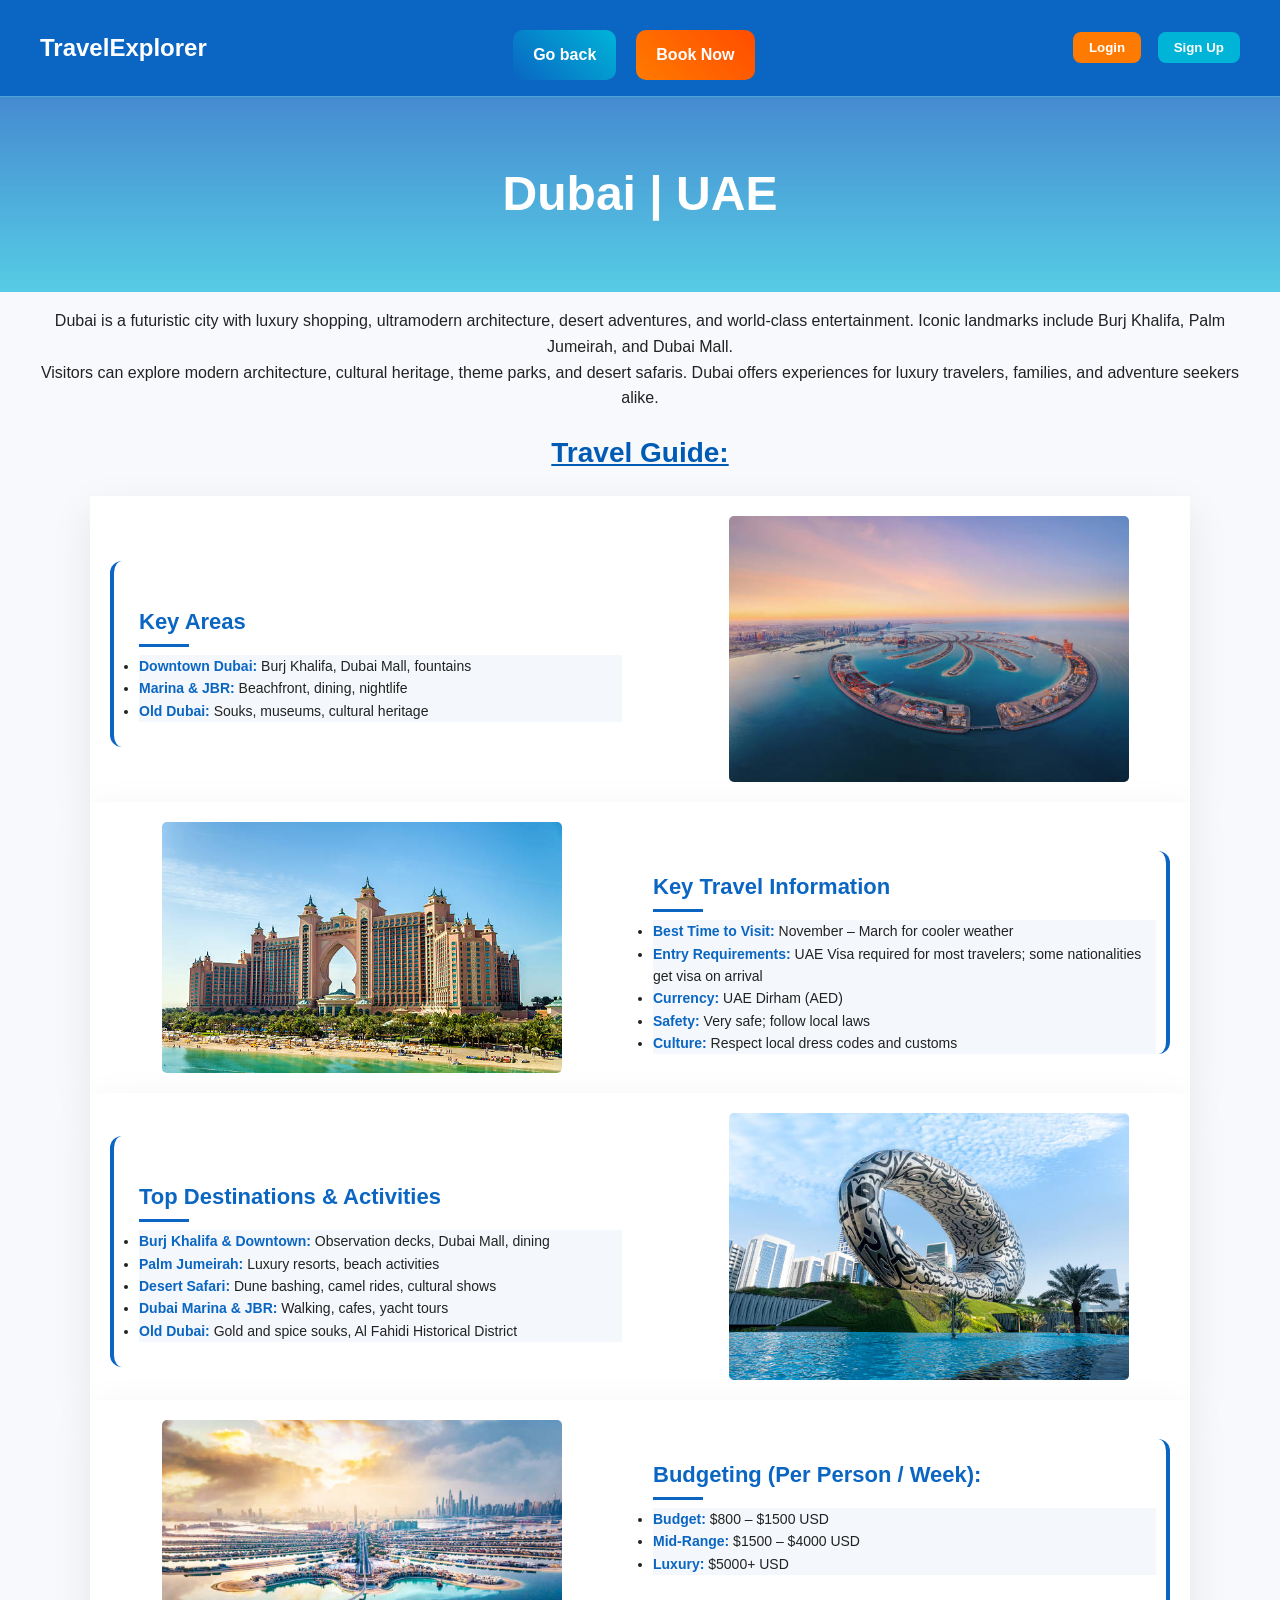
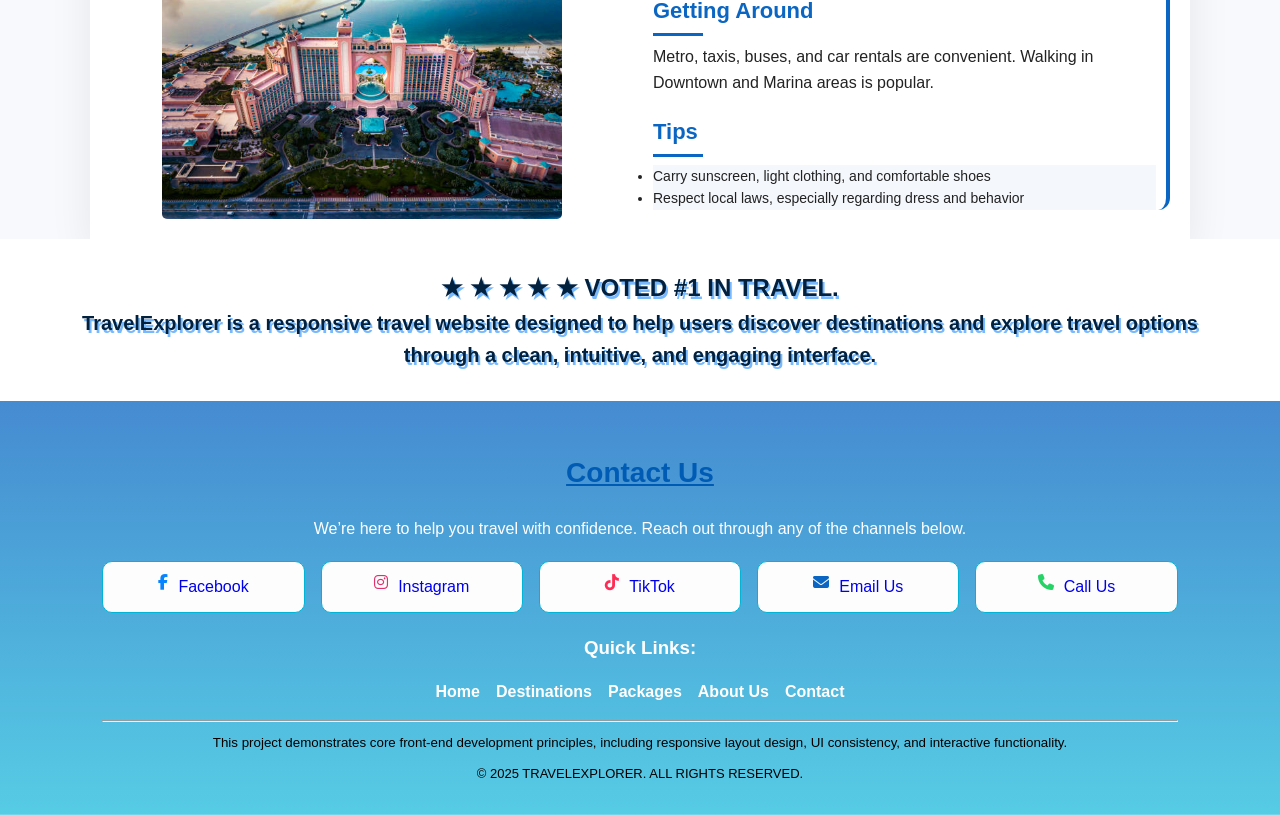
<file: pages/dubai.html>
<!DOCTYPE html>
<html lang="en">
    <head>
        <meta charset="utf-8">
        <meta http-equiv="X-UA-Compatible" content="IE=edge">
        <title>Dubai Page</title>
       <meta name="description" content="Experience Dubai with TravelExplorer. Discover luxury shopping, skyscrapers, desert adventures, and world-class attractions. Plan your trip today.">
<meta name="keywords" content="Dubai travel guide, UAE travel, Dubai attractions, Burj Khalifa, desert safari Dubai, luxury travel Dubai, TravelExplorer">
        <meta name="viewport" content="width=device-width, initial-scale=1">
     
        <meta property="og:title" content="Dubai Travel Guide | TravelExplorer">
<meta property="og:description" content="Experience Dubai’s luxury, skyscrapers, desert adventures, and shopping. Plan your trip with TravelExplorer.">
<meta property="og:type" content="website">
<meta property="og:url" content="https://yourwebsite.com/dubai.html">
<meta property="og:image" content="https://yourwebsite.com/travel-img/dubai.jpg">

<meta name="twitter:card" content="summary_large_image">
<meta name="twitter:title" content="Dubai Travel Guide | TravelExplorer">
<meta name="twitter:description" content="Explore Dubai’s luxury lifestyle, attractions, and travel tips.">
<meta name="twitter:image" content="https://yourwebsite.com/travel-img/dubai.jpg">
        <link rel="stylesheet" href="styles.css" >
        <link rel="stylesheet" href="https://cdnjs.cloudflare.com/ajax/libs/font-awesome/6.5.1/css/all.min.css">
        <link rel="icon" type="image/x-icon" href="travel-img/favicon.png">
    </head>
    <body>
               <!-- ===== HEADER / NAVBAR ===== -->
<header class="header">
    <div class="logo">TravelExplorer</div>
  
<button class="menu-toggle" aria-label="Toggle Menu">
  <i class="fa-solid fa-bars"></i>
</button>

     <nav class="nav">
        <ul class="menu">
  <li><a href="/index.html" class="btn-secondary">Go back</a></li>
  <li><a href="/index.html#contactForm" class="btn-primary">Book Now</a></li>
</ul>
    </nav>

<div class="auth-buttons">
  <button id="showLogin">Login</button>
  <button id="showSignup">Sign Up</button>
</div>

<!-- Modal Overlay -->
<div id="authModal" class="modal">
  <div class="modal-content">
    <span class="close">&times;</span>

    <!-- Login Form -->
    <form id="loginForm" class="auth-form">
      <h2>Login</h2>

      <div class="form-group">
        <input type="email" id="loginEmail" placeholder=" " required>
        <label for="loginEmail">Email</label>
      </div>

      <div class="form-group">
        <input type="password" id="loginPassword" placeholder=" " required>
        <label for="loginPassword">Password</label>
      </div>

      <button type="submit">Login</button>
    </form>

    <!-- Signup Form -->
    <form id="signupForm" class="auth-form">
      <h2>Sign Up</h2>

      <div class="form-group">
        <input type="text" id="signupName" placeholder=" " required>
        <label for="signupName">Full Name</label>
      </div>

      <div class="form-group">
        <input type="email" id="signupEmail" placeholder=" " required>
        <label for="signupEmail">Email</label>
      </div>

      <div class="form-group">
        <input type="password" id="signupPassword" placeholder=" " required>
        <label for="signupPassword">Password</label>
      </div>

      <div class="form-group">
        <input type="password" id="signupConfirmPassword" placeholder=" " required>
        <label for="signupConfirmPassword">Confirm Password</label>
      </div>

      <button type="submit">Sign Up</button>
    </form>
  </div>
</div>
</header>
<section class="travel-intro">
  <h1>Dubai | UAE</h1>
  <p>
    Dubai is a futuristic city with luxury shopping, ultramodern architecture, desert adventures, and world-class entertainment.
    Iconic landmarks include Burj Khalifa, Palm Jumeirah, and Dubai Mall.
  </p>
  <p>
    Visitors can explore modern architecture, cultural heritage, theme parks, and desert safaris. Dubai offers experiences for luxury travelers, families, and adventure seekers alike.
  </p>
  <h2>Travel Guide:</h2>

</section>

<section class="guide">
  <div class="travel-content">
    <h3>Key Areas</h3>
  <ul>
    <li><strong>Downtown Dubai:</strong> Burj Khalifa, Dubai Mall, fountains</li>
    <li><strong>Marina & JBR:</strong> Beachfront, dining, nightlife</li>
    <li><strong>Old Dubai:</strong> Souks, museums, cultural heritage</li>
  </ul>

  </div>
  <div class="travel-img">
    <img src="/travel-img/dubai1.jpg" alt="Palm-shaped island aerial view in Dubai">
  </div>
</section>

<section class="reverse-guide">
  <div class="travel-content">
    <h3>Key Travel Information</h3>
  <ul>
    <li><strong>Best Time to Visit:</strong> November – March for cooler weather</li>
    <li><strong>Entry Requirements:</strong> UAE Visa required for most travelers; some nationalities get visa on arrival</li>
    <li><strong>Currency:</strong> UAE Dirham (AED)</li>
    <li><strong>Safety:</strong> Very safe; follow local laws</li>
    <li><strong>Culture:</strong> Respect local dress codes and customs</li>
  </ul>

  </div>
  <div class="travel-img">
    <img src="/travel-img/dubai4.jpg" alt="Luxury resort architecture in Dubai">
  </div>
</section>

<section class="guide">
  <div class="travel-content">
    <h3>Top Destinations & Activities</h3>
  <ul>
    <li><strong>Burj Khalifa & Downtown:</strong> Observation decks, Dubai Mall, dining</li>
    <li><strong>Palm Jumeirah:</strong> Luxury resorts, beach activities</li>
    <li><strong>Desert Safari:</strong> Dune bashing, camel rides, cultural shows</li>
    <li><strong>Dubai Marina & JBR:</strong> Walking, cafes, yacht tours</li>
    <li><strong>Old Dubai:</strong> Gold and spice souks, Al Fahidi Historical District</li>
  </ul>

  </div>
  <div class="travel-img">
    <img src="/travel-img/dubai3.jpg" alt="Modern architecture and skyline in Dubai">
  </div>
</section>

<section class="reverse-guide">
  <div class="travel-content">
    <h3><strong>Budgeting (Per Person / Week):</strong></h3>
  <ul>
    <li><strong>Budget:</strong> $800 – $1500 USD</li>
    <li><strong>Mid-Range:</strong> $1500 – $4000 USD</li>
    <li><strong>Luxury:</strong> $5000+ USD</li>
  </ul>

  <h3>Getting Around</h3>
  <p>
    Metro, taxis, buses, and car rentals are convenient. Walking in Downtown and Marina areas is popular.
  </p>
 <h3>Tips</h3>
  <ul>
    <li>Carry sunscreen, light clothing, and comfortable shoes</li>
    <li>Respect local laws, especially regarding dress and behavior</li>
  </ul>
  </div>
  <div class="travel-img">
    <img src="/travel-img/dubai5.jpg" alt="Dubai marina skyline at sunset">
  </div>
</section>

<!-- STAR RATING STARTS AFTER THIS SECTION -->
<div class="star-rating" id="rating">
  <span class="star">★ ★ ★ ★ ★ VOTED #1 IN TRAVEL.</span>
  <p>TravelExplorer is a responsive travel website designed to help users discover destinations and explore travel options through a clean, intuitive, and engaging interface.</p>
</div>

        <!--- footer -->
<footer class="footer">
<section class="contact-section">
  <h2>Contact Us</h2>
  <p>We’re here to help you travel with confidence. Reach out through any of the channels below.</p>

  <div class="contact-grid">

    <a href="https://facebook.com/yourpage" target="_blank" class="contact-item" rel="noopener noreferrer">
      <i id="facebook" class="fa-brands fa-facebook-f"></i>
      <span>Facebook</span>
    </a>
    <a href="https://instagram.com/yourpage" target="_blank" class="contact-item" rel="noopener noreferrer">
      <i id="instagram" class="fa-brands fa-instagram"></i>
      <span>Instagram</span>
    </a>
    <a href="https://tiktok.com/@yourpage" target="_blank" class="contact-item" rel="noopener noreferrer">
      <i id="tiktok" class="fa-brands fa-tiktok"></i>
      <span>TikTok</span>
    </a>
    <a href="mailto:info@travelexplorer.com" class="contact-item">
      <i id="mail" class="fa-solid fa-envelope"></i>
      <span>Email Us</span>
    </a>
    <a href="tel:+27123456789" class="contact-item">
      <i id="phone" class="fa-solid fa-phone"></i>
      <span>Call Us</span>
    </a>

  </div>
</section>
<h3>Quick Links:</h3>
<div class="footer-links">
<a href="/index.html#deals">Home</a>
<a href="/index#desttinations">Destinations</a>
<a href="/index.html#packages_index">Packages</a>
<a href="/index.html#about">About Us</a>
<a href="/index.html#contactForm">Contact</a>
</div>
<hr>
<p class="demo">This project demonstrates core front-end development principles, including responsive layout design, UI consistency, and interactive functionality.</p>
<p class="copyright">© 2025 TravelExplorer. All rights reserved.</p>
</footer>
<script src="/javascript.js" defer></script>
</body>
</html>
</file>
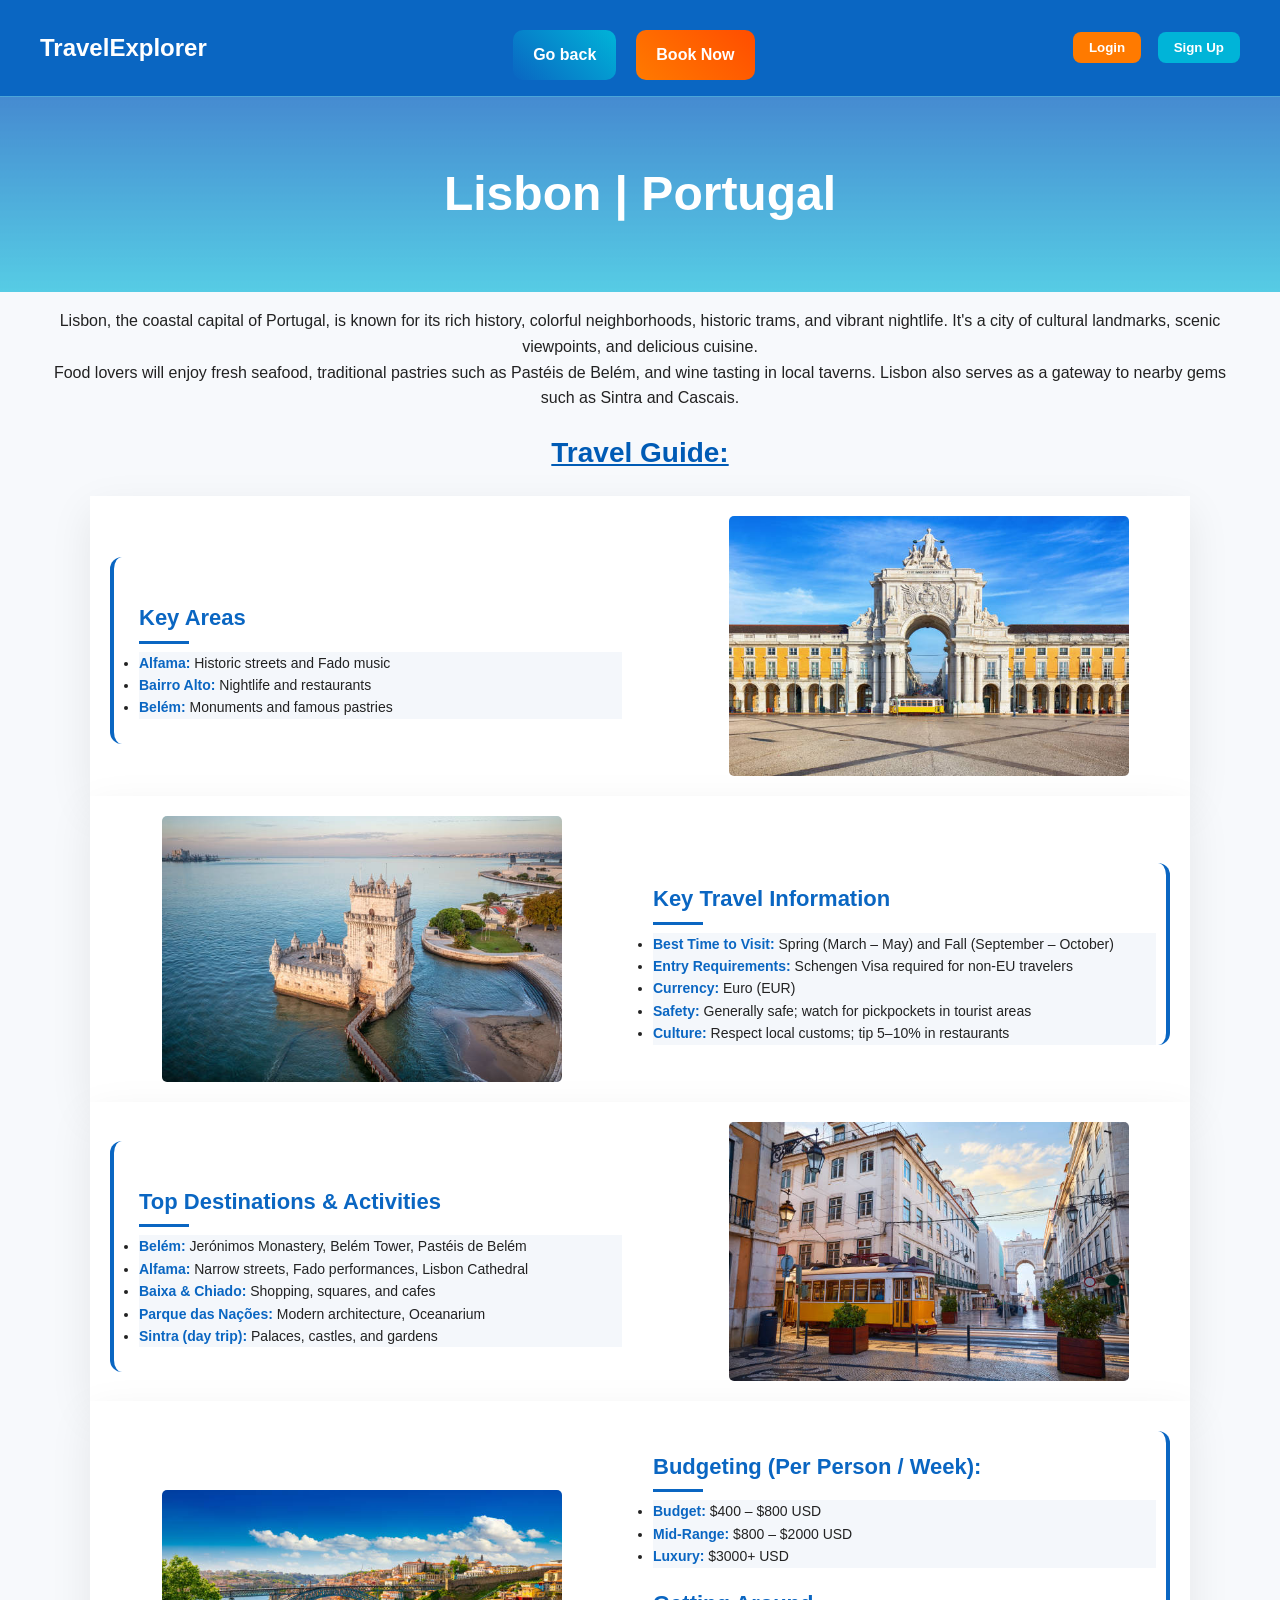
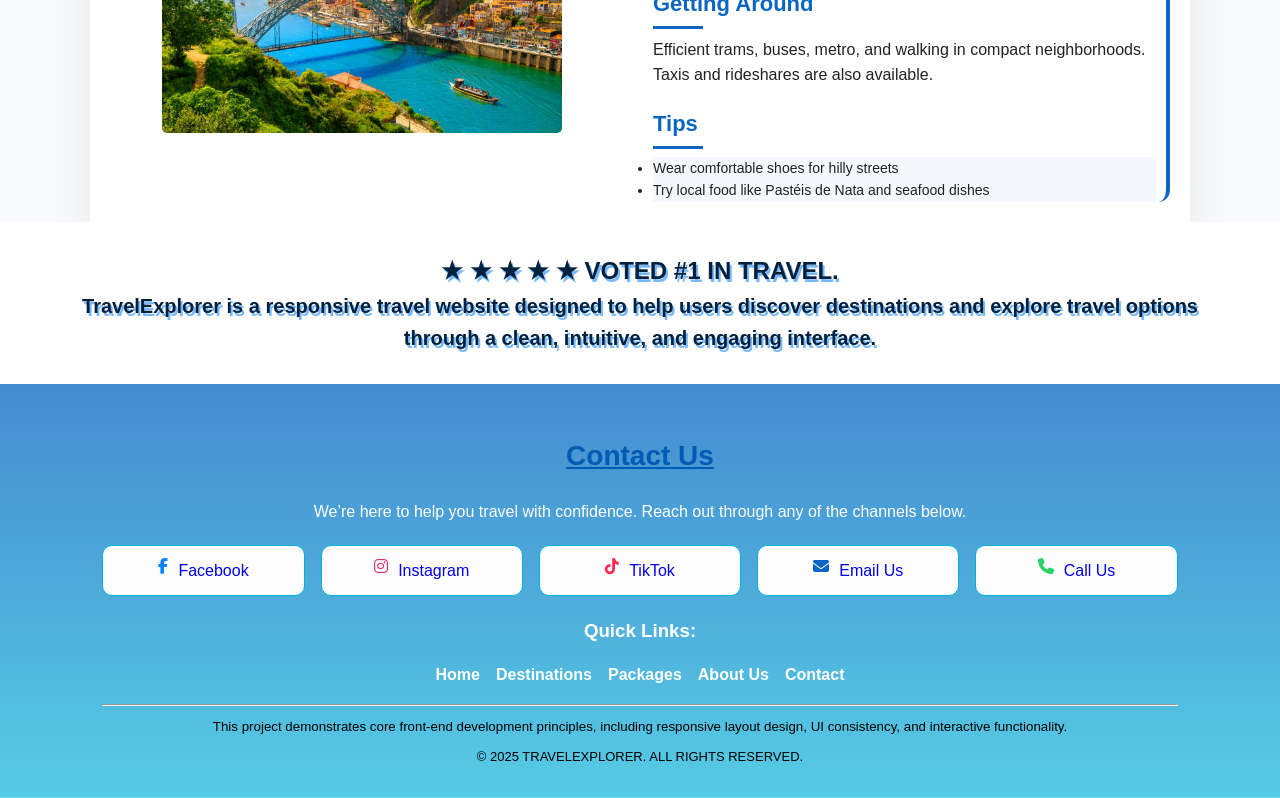
<file: pages/lisbon.html>
<!DOCTYPE html>
<html lang="en">
    <head>
        <meta charset="utf-8">
        <meta http-equiv="X-UA-Compatible" content="IE=edge">
        <title>Lisbon Page</title>
<meta name="description" content="Explore Lisbon with TravelExplorer. Discover historic streets, trams, culture, and cuisine. Plan your Portugal trip with expert travel tips.">
<meta name="keywords" content="Lisbon travel guide, Portugal travel, things to do in Lisbon, Lisbon attractions, Lisbon trams, Europe travel, TravelExplorer">
        <meta name="viewport" content="width=device-width, initial-scale=1">
    
    <meta property="og:title" content="Lisbon Travel Guide | TravelExplorer">
<meta property="og:description" content="Discover Lisbon’s historic streets, trams, cuisine, and scenic views. Plan your Portugal trip with TravelExplorer.">
<meta property="og:type" content="website">
<meta property="og:url" content="https://yourwebsite.com/lisbon.html">
<meta property="og:image" content="https://yourwebsite.com/travel-img/lisbon.jpg">

<meta name="twitter:card" content="summary_large_image">
<meta name="twitter:title" content="Lisbon Travel Guide | TravelExplorer">
<meta name="twitter:description" content="Explore Lisbon’s charm, culture, and must-see attractions.">
<meta name="twitter:image" content="https://yourwebsite.com/travel-img/lisbon.jpg">
        <link rel="stylesheet" href="styles.css">
        <link rel="stylesheet" href="https://cdnjs.cloudflare.com/ajax/libs/font-awesome/6.5.1/css/all.min.css">
        <link rel="icon" type="image/x-icon" href="travel-img/favicon.png">
    </head>
    <body>
                <!-- ===== HEADER / NAVBAR ===== -->
<header class="header">
    <div class="logo">TravelExplorer</div>
  
<button class="menu-toggle" aria-label="Toggle Menu">
  <i class="fa-solid fa-bars"></i>
</button>

     <nav class="nav">
        <ul class="menu">
  <li><a href="/index.html" class="btn-secondary">Go back</a></li>
  <li><a href="/index.html#contactForm" class="btn-primary">Book Now</a></li>
</ul>
    </nav>

<div class="auth-buttons">
  <button id="showLogin">Login</button>
  <button id="showSignup">Sign Up</button>
</div>

<!-- Modal Overlay -->
<div id="authModal" class="modal">
  <div class="modal-content">
    <span class="close">&times;</span>

    <!-- Login Form -->
    <form id="loginForm" class="auth-form">
      <h2>Login</h2>

      <div class="form-group">
        <input type="email" id="loginEmail" placeholder=" " required>
        <label for="loginEmail">Email</label>
      </div>

      <div class="form-group">
        <input type="password" id="loginPassword" placeholder=" " required>
        <label for="loginPassword">Password</label>
      </div>

      <button type="submit">Login</button>
    </form>

    <!-- Signup Form -->
    <form id="signupForm" class="auth-form">
      <h2>Sign Up</h2>

      <div class="form-group">
        <input type="text" id="signupName" placeholder=" " required>
        <label for="signupName">Full Name</label>
      </div>

      <div class="form-group">
        <input type="email" id="signupEmail" placeholder=" " required>
        <label for="signupEmail">Email</label>
      </div>

      <div class="form-group">
        <input type="password" id="signupPassword" placeholder=" " required>
        <label for="signupPassword">Password</label>
      </div>

      <div class="form-group">
        <input type="password" id="signupConfirmPassword" placeholder=" " required>
        <label for="signupConfirmPassword">Confirm Password</label>
      </div>

      <button type="submit">Sign Up</button>
    </form>

  </div>
</div>

</header> 
<section class="travel-intro">
<h1>Lisbon | Portugal</h1>
  <p>
    Lisbon, the coastal capital of Portugal, is known for its rich history, colorful neighborhoods,
    historic trams, and vibrant nightlife. It's a city of cultural landmarks, scenic viewpoints, and delicious cuisine.
  </p>
  <p>
    Food lovers will enjoy fresh seafood, traditional pastries such as Pastéis de Belém, and wine tasting in local taverns. Lisbon also serves as a gateway to nearby gems such as Sintra and Cascais.
  </p>
<h2>Travel Guide:</h2>
</section>

<section class="guide">
  <div class="travel-content">
    
  <h3>Key Areas</h3>
  <ul>
    <li><strong>Alfama:</strong> Historic streets and Fado music</li>
    <li><strong>Bairro Alto:</strong> Nightlife and restaurants</li>
    <li><strong>Belém:</strong> Monuments and famous pastries</li>
  </ul>

  </div>
  <div class="travel-img">
    <img src="/travel-img/lisbon4.jpg" alt="Lisbon monument and square architecture">
  </div>
</section>

<section class="reverse-guide">
  <div class="travel-content">
    <h3>Key Travel Information</h3>
  <ul>
    <li><strong>Best Time to Visit:</strong> Spring (March – May) and Fall (September – October)</li>
    <li><strong>Entry Requirements:</strong> Schengen Visa required for non-EU travelers</li>
    <li><strong>Currency:</strong> Euro (EUR)</li>
    <li><strong>Safety:</strong> Generally safe; watch for pickpockets in tourist areas</li>
    <li><strong>Culture:</strong> Respect local customs; tip 5–10% in restaurants</li>
  </ul>

  </div>
  <div class="travel-img">
    <img src="/travel-img/lisbon1.jpg" alt="Coastal view of Lisbon city">
  </div>
</section>

<section class="guide">
  <div class="travel-content">
    <h3>Top Destinations & Activities</h3>
  <ul>
    <li><strong>Belém:</strong> Jerónimos Monastery, Belém Tower, Pastéis de Belém</li>
    <li><strong>Alfama:</strong> Narrow streets, Fado performances, Lisbon Cathedral</li>
    <li><strong>Baixa & Chiado:</strong> Shopping, squares, and cafes</li>
    <li><strong>Parque das Nações:</strong> Modern architecture, Oceanarium</li>
    <li><strong>Sintra (day trip):</strong> Palaces, castles, and gardens</li>
  </ul>

  </div>
  <div class="travel-img">
    <img src="/travel-img/lisbon2.jpg" alt="Street view in Lisbon with historic buildings">
  </div>
</section>

<section class="reverse-guide">
  <div class="travel-content">
    <h3><strong>Budgeting (Per Person / Week):</strong></h3>
  <ul>
    <li><strong>Budget:</strong> $400 – $800 USD</li>
    <li><strong>Mid-Range:</strong> $800 – $2000 USD</li>
    <li><strong>Luxury:</strong> $3000+ USD</li>
  </ul>
  <h3>Getting Around</h3>
  <p>
    Efficient trams, buses, metro, and walking in compact neighborhoods. Taxis and rideshares are also available.
  </p>
  <h3>Tips</h3>
  <ul>
    <li>Wear comfortable shoes for hilly streets</li>
    <li>Try local food like Pastéis de Nata and seafood dishes</li>
  </ul>
  </div>
  <div class="travel-img">
    <img src="/travel-img/lisbon3.jpg" alt="Lisbon coastal city view with river"	>
  </div>
</section>

 <!-- STAR RATING STARTS AFTER THIS SECTION -->
<div class="star-rating" id="rating">
  <span class="star">★ ★ ★ ★ ★ VOTED #1 IN TRAVEL.</span>
  <p>TravelExplorer is a responsive travel website designed to help users discover destinations and explore travel options through a clean, intuitive, and engaging interface.</p>
</div>

        <!--- footer -->
<footer class="footer">
<section class="contact-section">
  <h2>Contact Us</h2>
  <p>We’re here to help you travel with confidence. Reach out through any of the channels below.</p>

  <div class="contact-grid">

    <a href="https://facebook.com/yourpage" target="_blank" class="contact-item" rel="noopener noreferrer">
      <i id="facebook" class="fa-brands fa-facebook-f"></i>
      <span>Facebook</span>
    </a>
    <a href="https://instagram.com/yourpage" target="_blank" class="contact-item" rel="noopener noreferrer">
      <i id="instagram" class="fa-brands fa-instagram"></i>
      <span>Instagram</span>
    </a>
    <a href="https://tiktok.com/@yourpage" target="_blank" class="contact-item" rel="noopener noreferrer">
      <i id="tiktok" class="fa-brands fa-tiktok"></i>
      <span>TikTok</span>
    </a>
    <a href="mailto:info@travelexplorer.com" class="contact-item">
      <i id="mail" class="fa-solid fa-envelope"></i>
      <span>Email Us</span>
    </a>
    <a href="tel:+27123456789" class="contact-item">
      <i id="phone" class="fa-solid fa-phone"></i>
      <span>Call Us</span>
    </a>

  </div>
</section>
<h3>Quick Links:</h3>
<div class="footer-links">
<a href="/index.html#deals">Home</a>
<a href="/index#desttinations">Destinations</a>
<a href="/index.html#packages_index">Packages</a>
<a href="/index.html#about">About Us</a>
<a href="/index.html#contactForm">Contact</a>
</div>
<hr>
<p class="demo">This project demonstrates core front-end development principles, including responsive layout design, UI consistency, and interactive functionality.</p>
<p class="copyright">© 2025 TravelExplorer. All rights reserved.</p>
</footer>
<script src="/javascript.js" defer></script>
</body>
</html>
</file>
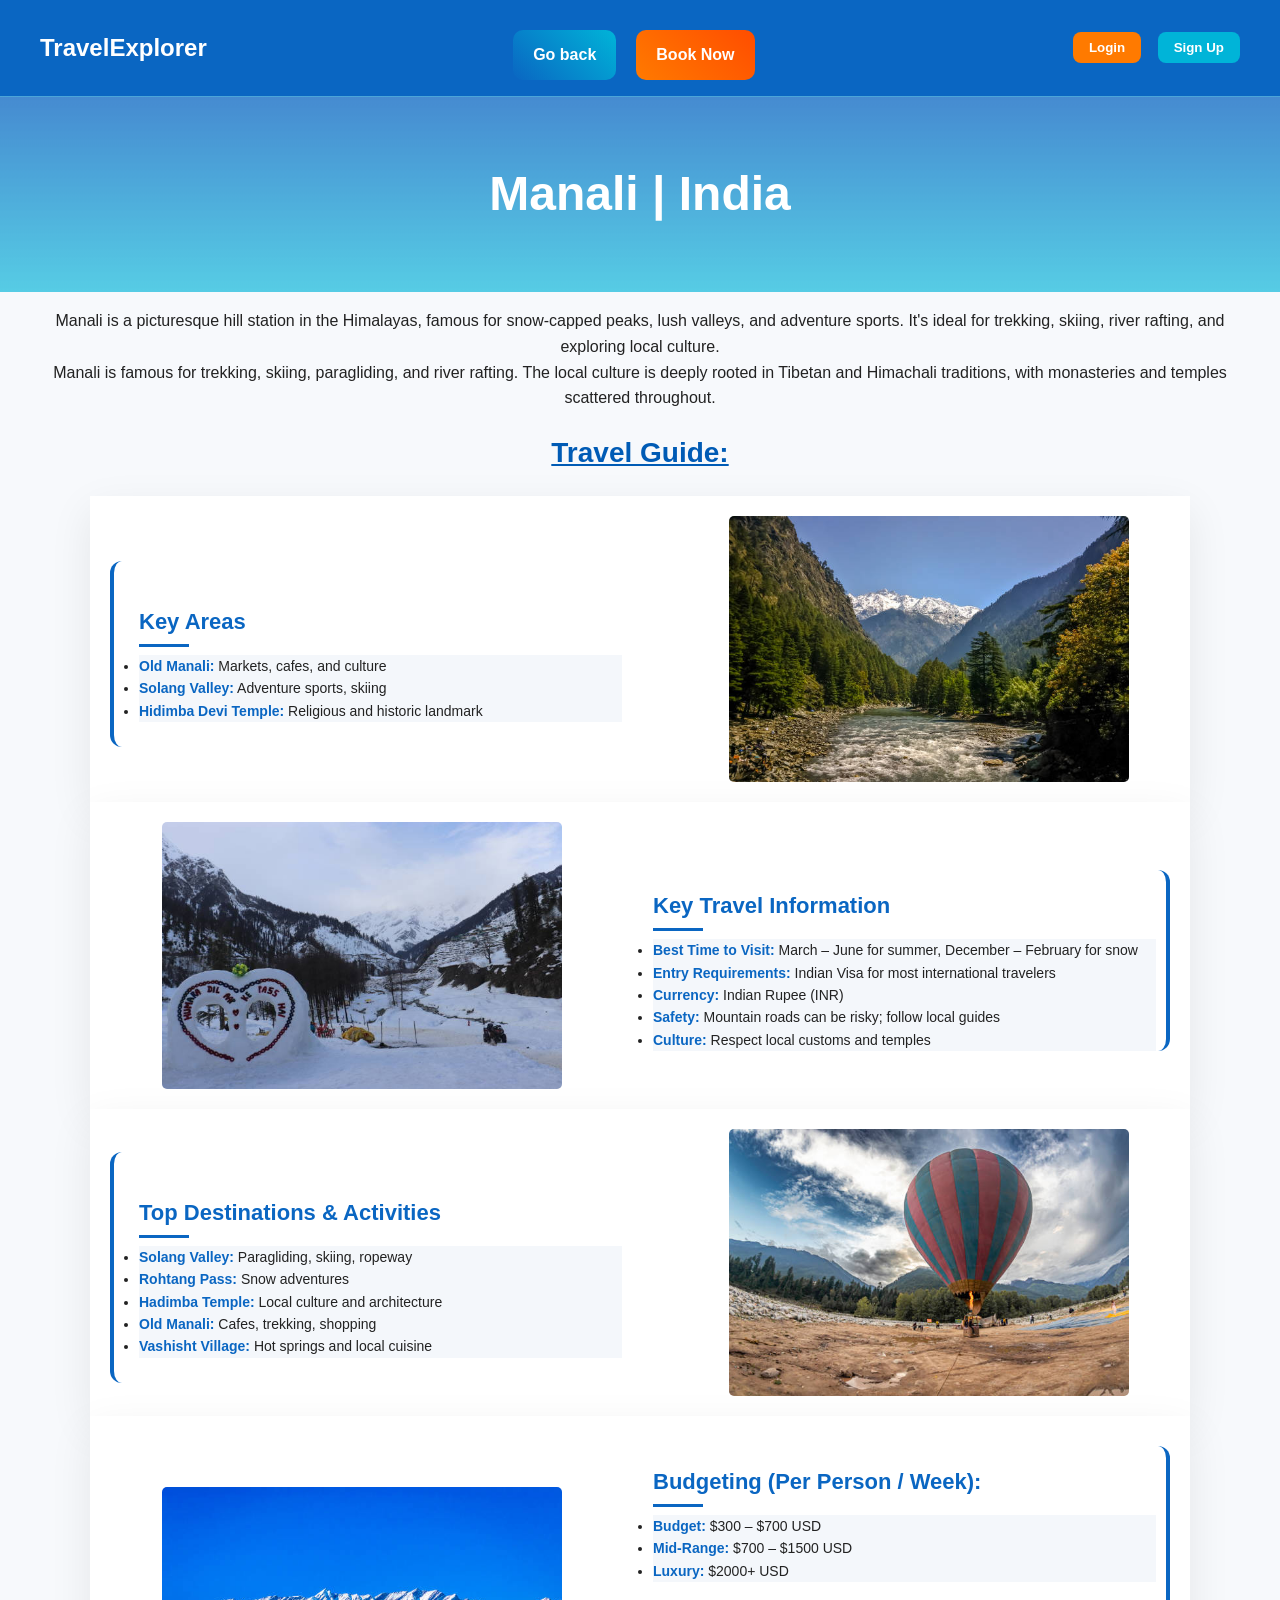
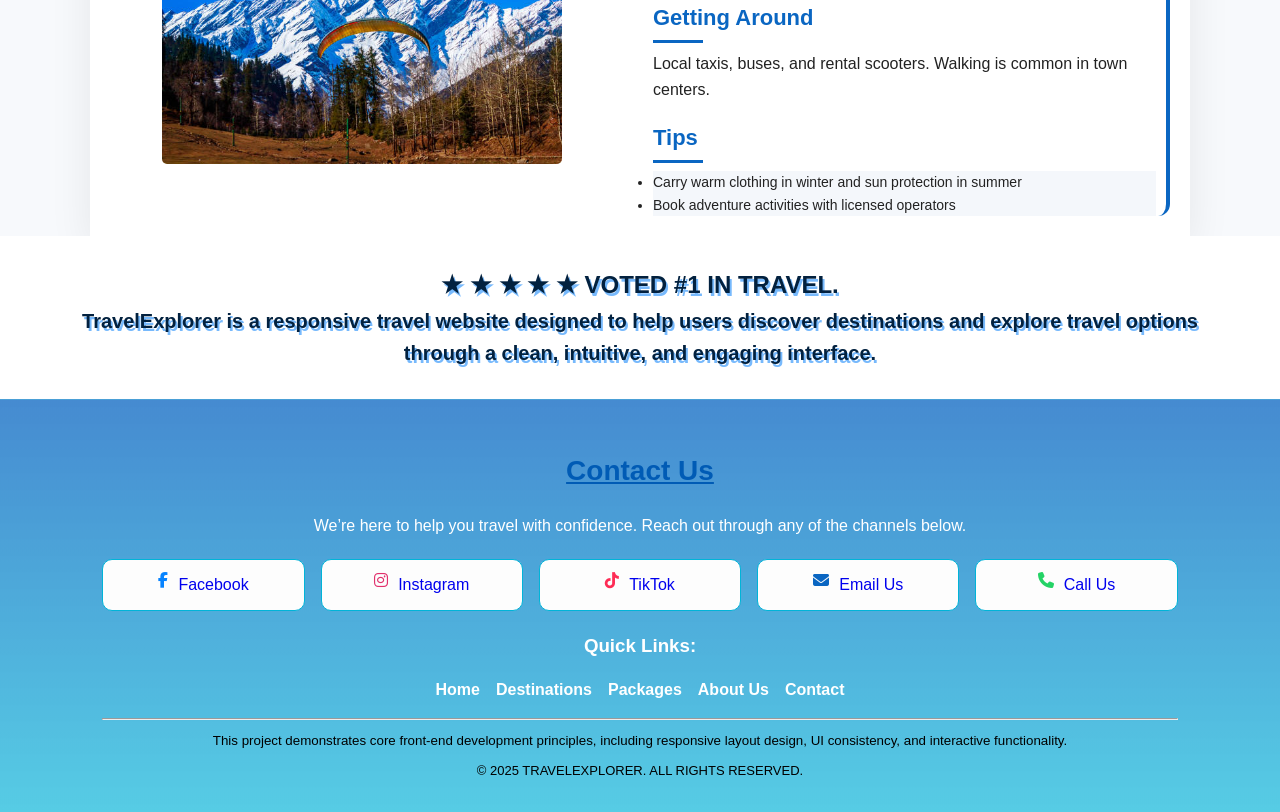
<file: pages/manali.html>
<!DOCTYPE html>
<html lang="en">
    <head>
        <meta charset="utf-8">
        <meta http-equiv="X-UA-Compatible" content="IE=edge">
        <title>Manali Page</title>
<meta name="description" content="Discover Manali with TravelExplorer. Explore mountains, adventure activities, and scenic landscapes. Plan your perfect getaway in India.">
<meta name="keywords" content="Manali travel guide, Himachal Pradesh travel, Manali tourism, mountain travel India, adventure travel Manali, TravelExplorer">
        <meta name="viewport" content="width=device-width, initial-scale=1">
     
     <meta property="og:title" content="Manali Travel Guide | TravelExplorer">
<meta property="og:description" content="Explore Manali’s mountains, adventure activities, and scenic beauty. Plan your trip with TravelExplorer.">
<meta property="og:type" content="website">
<meta property="og:url" content="https://yourwebsite.com/manali.html">
<meta property="og:image" content="https://yourwebsite.com/travel-img/manali.jpg">

<meta name="twitter:card" content="summary_large_image">
<meta name="twitter:title" content="Manali Travel Guide | TravelExplorer">
<meta name="twitter:description" content="Discover Manali’s natural beauty and adventure experiences.">
<meta name="twitter:image" content="https://yourwebsite.com/travel-img/manali.jpg">
        <link rel="stylesheet" href="styles.css" >
        <link rel="stylesheet" href="https://cdnjs.cloudflare.com/ajax/libs/font-awesome/6.5.1/css/all.min.css">
        <link rel="icon" type="image/x-icon" href="travel-img/favicon.png">
    </head>
    <body>
                <!-- ===== HEADER / NAVBAR ===== -->
<header class="header">
    <div class="logo">TravelExplorer</div>
  
<button class="menu-toggle" aria-label="Toggle Menu">
  <i class="fa-solid fa-bars"></i>
</button>

     <nav class="nav">
       <ul class="menu">
  <li><a href="/index.html" class="btn-secondary">Go back</a></li>
  <li><a href="/index.html#contactForm" class="btn-primary">Book Now</a></li>
</ul>
    </nav>
<div class="auth-buttons">
  <button id="showLogin">Login</button>
  <button id="showSignup">Sign Up</button>
</div>

<!-- Modal Overlay -->
<div id="authModal" class="modal">
  <div class="modal-content">
    <span class="close">&times;</span>

    <!-- Login Form -->
    <form id="loginForm" class="auth-form">
      <h2>Login</h2>

      <div class="form-group">
        <input type="email" id="loginEmail" placeholder=" " required>
        <label for="loginEmail">Email</label>
      </div>

      <div class="form-group">
        <input type="password" id="loginPassword" placeholder=" " required>
        <label for="loginPassword">Password</label>
      </div>

      <button type="submit">Login</button>
    </form>

    <!-- Signup Form -->
    <form id="signupForm" class="auth-form">
      <h2>Sign Up</h2>

      <div class="form-group">
        <input type="text" id="signupName" placeholder=" " required>
        <label for="signupName">Full Name</label>
      </div>

      <div class="form-group">
        <input type="email" id="signupEmail" placeholder=" " required>
        <label for="signupEmail">Email</label>
      </div>

      <div class="form-group">
        <input type="password" id="signupPassword" placeholder=" " required>
        <label for="signupPassword">Password</label>
      </div>

      <div class="form-group">
        <input type="password" id="signupConfirmPassword" placeholder=" " required>
        <label for="signupConfirmPassword">Confirm Password</label>
      </div>

      <button type="submit">Sign Up</button>
    </form>

  </div>
</div>

</header>  
<section class="travel-intro">
<h1>Manali | India</h1>
  <p>
    Manali is a picturesque hill station in the Himalayas, famous for snow-capped peaks,
    lush valleys, and adventure sports. It's ideal for trekking, skiing, river rafting, and exploring local culture.
  </p>
  <p>
    Manali is famous for trekking, skiing, paragliding, and river rafting. The local culture is deeply rooted in Tibetan and Himachali traditions, with monasteries and temples scattered throughout.
  </p>
  <h2>Travel Guide:</h2>
</section>

<section class="guide">
  <div class="travel-content">
    <h3>Key Areas</h3>
  <ul>
    <li><strong>Old Manali:</strong> Markets, cafes, and culture</li>
    <li><strong>Solang Valley:</strong> Adventure sports, skiing</li>
    <li><strong>Hidimba Devi Temple:</strong> Religious and historic landmark</li>
  </ul>
  </div>
  <div class="travel-img">
    <img src="/travel-img/manali1.jpg" alt="Mountain valley landscape in Manali">
  </div>
</section>

<section class="reverse-guide">
  <div class="travel-content">
    <h3>Key Travel Information</h3>
  <ul>
    <li><strong>Best Time to Visit:</strong> March – June for summer, December – February for snow</li>
    <li><strong>Entry Requirements:</strong> Indian Visa for most international travelers</li>
    <li><strong>Currency:</strong> Indian Rupee (INR)</li>
    <li><strong>Safety:</strong> Mountain roads can be risky; follow local guides</li>
    <li><strong>Culture:</strong> Respect local customs and temples</li>
  </ul>
  </div>
  <div class="travel-img">
    <img src="/travel-img/manali2.jpg" alt="Snow-covered mountains in Manali">
  </div>
</section>

<section class="guide">
  <div class="travel-content">
    <h3>Top Destinations & Activities</h3>
  <ul>
    <li><strong>Solang Valley:</strong> Paragliding, skiing, ropeway</li>
    <li><strong>Rohtang Pass:</strong> Snow adventures</li>
    <li><strong>Hadimba Temple:</strong> Local culture and architecture</li>
    <li><strong>Old Manali:</strong> Cafes, trekking, shopping</li>
    <li><strong>Vashisht Village:</strong> Hot springs and local cuisine</li>
  </ul>
  </div>
  <div class="travel-img">
    <img src="/travel-img/manali3.jpg" alt="Hot air balloon over mountains in Manali"	>
  </div>
</section>

<section class="reverse-guide">
  <div class="travel-content">
    <h3><strong>Budgeting (Per Person / Week):</strong></h3>
  <ul>
    <li><strong>Budget:</strong> $300 – $700 USD</li>
    <li><strong>Mid-Range:</strong> $700 – $1500 USD</li>
    <li><strong>Luxury:</strong> $2000+ USD</li>
  </ul>
  <h3>Getting Around</h3>
  <p>
    Local taxis, buses, and rental scooters. Walking is common in town centers.
  </p>
   <h3>Tips</h3>
  <ul>
    <li>Carry warm clothing in winter and sun protection in summer</li>
    <li>Book adventure activities with licensed operators</li>
  </ul>
  </div>
  <div class="travel-img">
    <img src="/travel-img/manali4.jpg" alt="Snowy mountain peaks in Manali"	>
  </div>
</section>

<!-- STAR RATING STARTS AFTER THIS SECTION -->
<div class="star-rating" id="rating">
  <span class="star">★ ★ ★ ★ ★ VOTED #1 IN TRAVEL.</span>
  <p>TravelExplorer is a responsive travel website designed to help users discover destinations and explore travel options through a clean, intuitive, and engaging interface.</p>
</div>

        <!--- footer -->
<footer class="footer">
<section class="contact-section">
  <h2>Contact Us</h2>
  <p>We’re here to help you travel with confidence. Reach out through any of the channels below.</p>

  <div class="contact-grid">

     <a href="https://facebook.com/yourpage" target="_blank" class="contact-item" rel="noopener noreferrer">
      <i id="facebook" class="fa-brands fa-facebook-f"></i>
      <span>Facebook</span>
    </a>
    <a href="https://instagram.com/yourpage" target="_blank" class="contact-item" rel="noopener noreferrer">
      <i id="instagram" class="fa-brands fa-instagram"></i>
      <span>Instagram</span>
    </a>
    <a href="https://tiktok.com/@yourpage" target="_blank" class="contact-item" rel="noopener noreferrer">
      <i id="tiktok" class="fa-brands fa-tiktok"></i>
      <span>TikTok</span>
    </a>
    <a href="mailto:info@travelexplorer.com" class="contact-item">
      <i id="mail" class="fa-solid fa-envelope"></i>
      <span>Email Us</span>
    </a>
    <a href="tel:+27123456789" class="contact-item">
      <i id="phone" class="fa-solid fa-phone"></i>
      <span>Call Us</span>
    </a>

  </div>
</section>
<h3>Quick Links:</h3>
<div class="footer-links">
<a href="/index.html#deals">Home</a>
<a href="/index#desttinations">Destinations</a>
<a href="/index.html#packages_index">Packages</a>
<a href="/index.html#about">About Us</a>
<a href="/index.html#contactForm">Contact</a>
</div>
<hr>
<p class="demo">This project demonstrates core front-end development principles, including responsive layout design, UI consistency, and interactive functionality.</p>
<p class="copyright">© 2025 TravelExplorer. All rights reserved.</p>
</footer>
<script src="/javascript.js" defer></script>
</body>
</html>
</file>
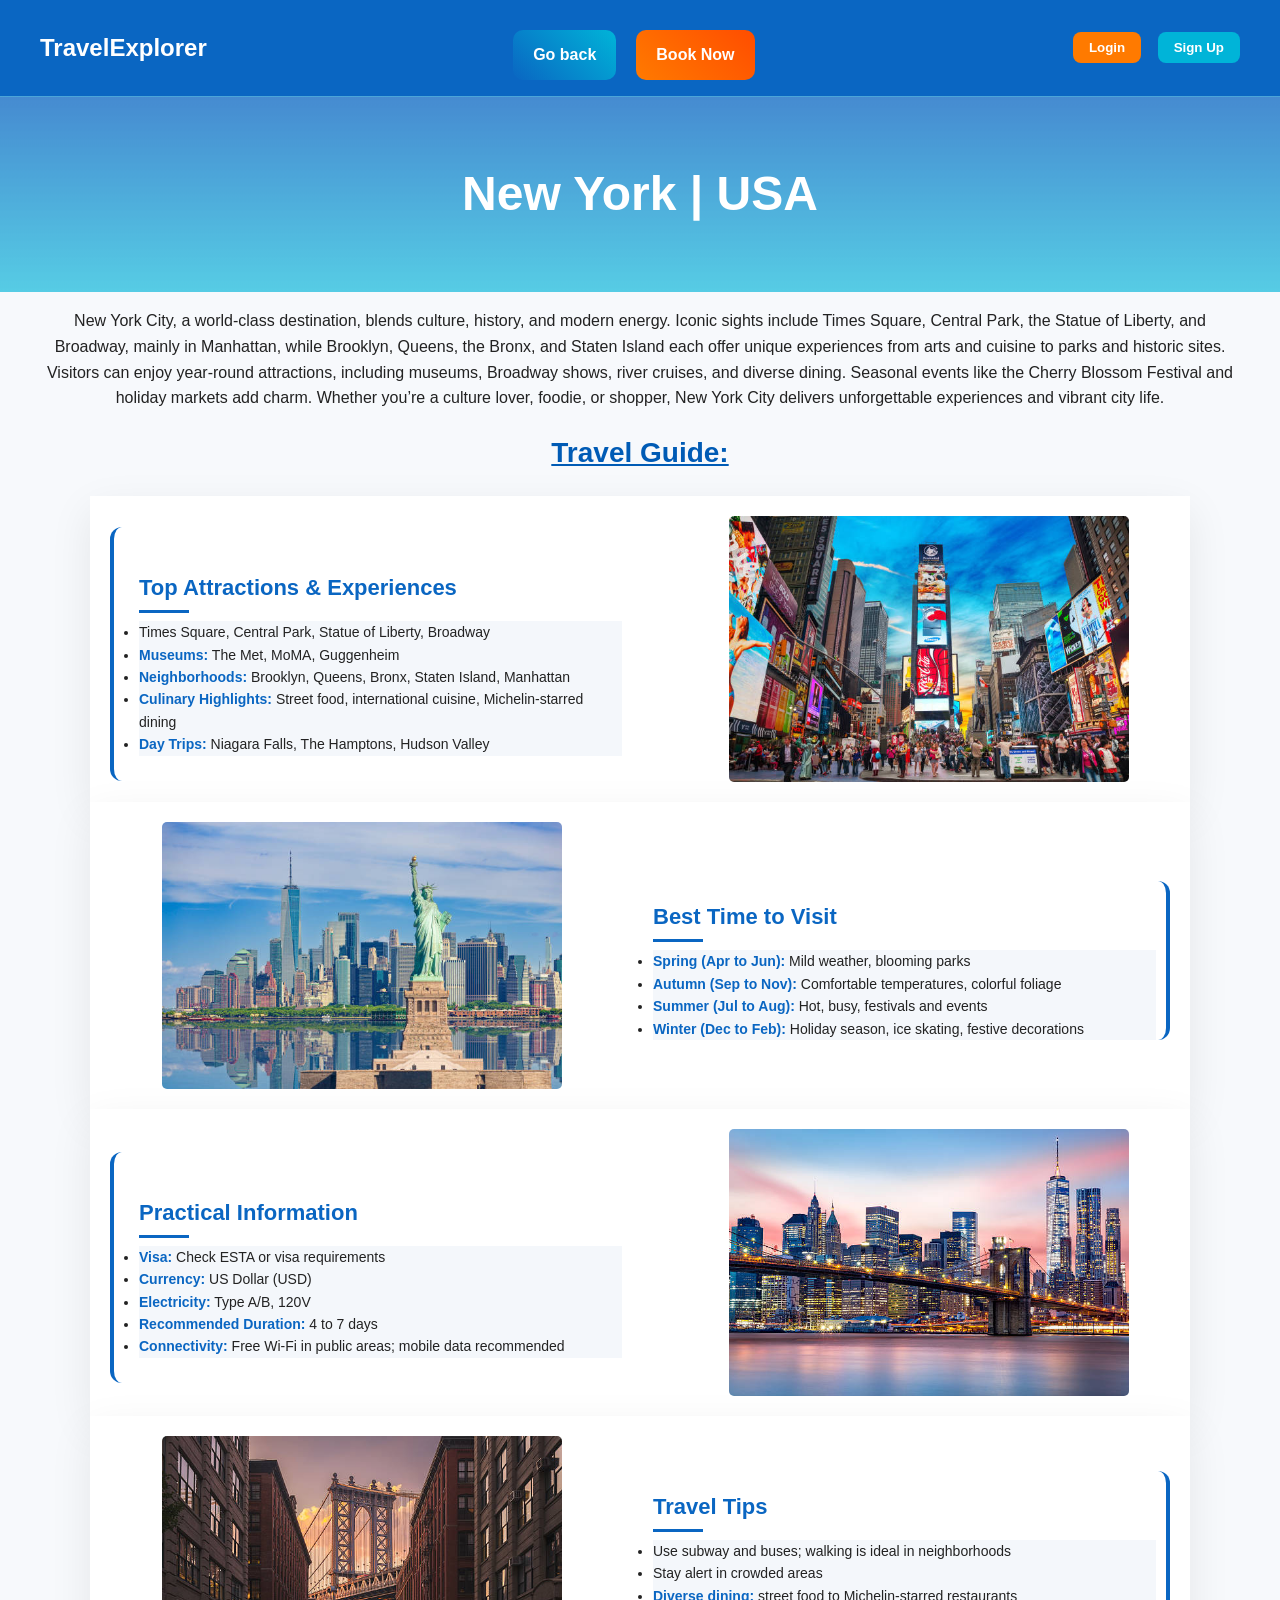
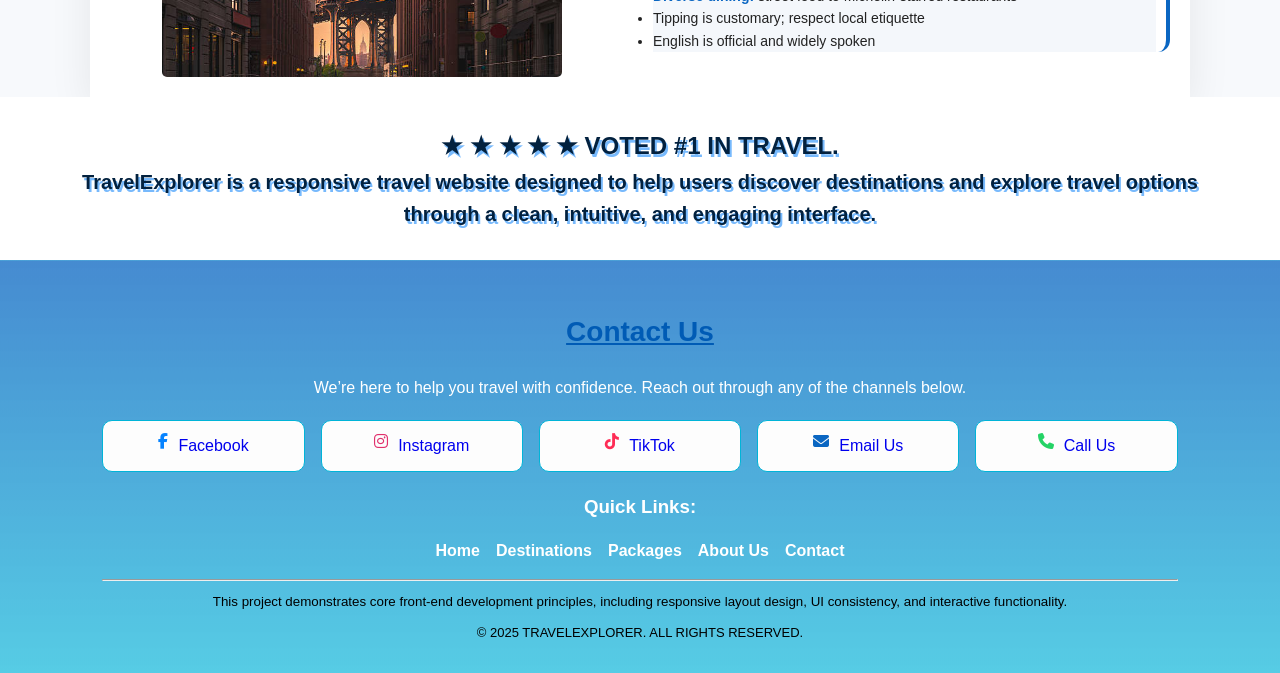
<file: pages/new_york.html>
<!DOCTYPE html>
<html lang="en">
    <head>
        <meta charset="utf-8">
        <meta http-equiv="X-UA-Compatible" content="IE=edge">
        <title>new york page</title>
        <meta name="description" content="Explore New York City with TravelExplorer. Discover iconic landmarks, culture, food, and attractions. Plan your NYC trip with expert guidance.">
<meta name="keywords" content="New York travel guide, NYC attractions, things to do in New York, Times Square, Statue of Liberty, USA travel, TravelExplorer">
        <meta name="viewport" content="width=device-width, initial-scale=1">
     
      <meta property="og:title" content="New York Travel Guide | TravelExplorer">
<meta property="og:description" content="Explore New York City’s landmarks, culture, and attractions. Plan your NYC trip with TravelExplorer.">
<meta property="og:type" content="website">
<meta property="og:url" content="https://yourwebsite.com/newyork.html">
<meta property="og:image" content="https://yourwebsite.com/travel-img/newyork.jpg">

<meta name="twitter:card" content="summary_large_image">
<meta name="twitter:title" content="New York Travel Guide | TravelExplorer">
<meta name="twitter:description" content="Discover NYC’s iconic landmarks and experiences with this travel guide.">
<meta name="twitter:image" content="https://yourwebsite.com/travel-img/newyork.jpg">
        <link rel="stylesheet" href="styles.css">
    <link rel="stylesheet" href="https://cdnjs.cloudflare.com/ajax/libs/font-awesome/6.5.1/css/all.min.css">
    <link rel="icon" type="image/x-icon" href="travel-img/favicon.png">
    </head>
    <body>
                <!-- ===== HEADER / NAVBAR ===== -->
<header class="header">
    <div class="logo">TravelExplorer</div>
  
<button class="menu-toggle" aria-label="Toggle Menu">
  <i class="fa-solid fa-bars"></i>
</button>

     <nav class="nav">
        <ul class="menu">
  <li><a href="/index.html" class="btn-secondary">Go back</a></li>
  <li><a href="/index.html#contactForm" class="btn-primary">Book Now</a></li>
</ul>
    </nav>

<div class="auth-buttons">
  <button id="showLogin">Login</button>
  <button id="showSignup">Sign Up</button>
</div>

<!-- Modal Overlay -->
<div id="authModal" class="modal">
  <div class="modal-content">
    <span class="close">&times;</span>

    <!-- Login Form -->
    <form id="loginForm" class="auth-form">
      <h2>Login</h2>

      <div class="form-group">
        <input type="email" id="loginEmail" placeholder=" " required>
        <label for="loginEmail">Email</label>
      </div>

      <div class="form-group">
        <input type="password" id="loginPassword" placeholder=" " required>
        <label for="loginPassword">Password</label>
      </div>

      <button type="submit">Login</button>
    </form>

    <!-- Signup Form -->
    <form id="signupForm" class="auth-form">
      <h2>Sign Up</h2>

      <div class="form-group">
        <input type="text" id="signupName" placeholder=" " required>
        <label for="signupName">Full Name</label>
      </div>

      <div class="form-group">
        <input type="email" id="signupEmail" placeholder=" " required>
        <label for="signupEmail">Email</label>
      </div>

      <div class="form-group">
        <input type="password" id="signupPassword" placeholder=" " required>
        <label for="signupPassword">Password</label>
      </div>

      <div class="form-group">
        <input type="password" id="signupConfirmPassword" placeholder=" " required>
        <label for="signupConfirmPassword">Confirm Password</label>
      </div>

      <button type="submit">Sign Up</button>
    </form>

  </div>
</div>

</header> 
 <section class="travel-intro">
<h1>New York | USA</h1>
    <p>New York City, a world-class destination, blends culture, history, and modern energy. Iconic sights include Times Square, Central Park, the Statue of Liberty, and Broadway, mainly in Manhattan, while Brooklyn, Queens, the Bronx, and Staten Island each offer unique experiences from arts and cuisine to parks and historic sites.</p>
    <p>Visitors can enjoy year-round attractions, including museums, Broadway shows, river cruises, and diverse dining. Seasonal events like the Cherry Blossom Festival and holiday markets add charm. Whether you’re a culture lover, foodie, or shopper, New York City delivers unforgettable experiences and vibrant city life.</p>
    <h2>Travel Guide:</h2>
</section>

<section class="guide">
  <div class="travel-content">
    <h3>Top Attractions & Experiences</h3>
    <ul>
      <li>Times Square, Central Park, Statue of Liberty, Broadway</li>
      <li><strong>Museums:</strong> The Met, MoMA, Guggenheim</li>
      <li><strong>Neighborhoods:</strong> Brooklyn, Queens, Bronx, Staten Island, Manhattan</li>
      <li><strong>Culinary Highlights:</strong> Street food, international cuisine, Michelin-starred dining</li>
      <li><strong>Day Trips:</strong> Niagara Falls, The Hamptons, Hudson Valley</li>
    </ul>
  </div>
  <div class="travel-img">
    <img src="/travel-img/ny1.jpg" alt="Busy street in New York City">
  </div>
</section>

<section class="reverse-guide">
  <div class="travel-content">
    <h3>Best Time to Visit</h3>
    <ul>
      <li><strong>Spring (Apr to Jun):</strong> Mild weather, blooming parks</li>
      <li><strong>Autumn (Sep to Nov):</strong> Comfortable temperatures, colorful foliage</li>
      <li><strong>Summer (Jul to Aug):</strong> Hot, busy, festivals and events</li>
      <li><strong>Winter (Dec to Feb):</strong> Holiday season, ice skating, festive decorations</li>
    </ul>
  </div>
  <div class="travel-img">
    <img src="/travel-img/ny2.jpg" alt="New York skyline with Statue of Liberty">
  </div>
</section>

<section class="guide">
  <div class="travel-content">
    <h3>Practical Information</h3>
    <ul>
      <li><strong>Visa:</strong> Check ESTA or visa requirements</li>
      <li><strong>Currency:</strong> US Dollar (USD)</li>
      <li><strong>Electricity:</strong> Type A/B, 120V</li>
      <li><strong>Recommended Duration:</strong> 4 to 7 days</li>
      <li><strong>Connectivity:</strong> Free Wi-Fi in public areas; mobile data recommended</li>
    </ul>
  </div>
  <div class="travel-img">
   <img src="/travel-img/ny3.jpg" alt="New York skyline at sunset">
  </div>
</section>

<section class="reverse-guide">
  <div class="travel-content">
    <h3>Travel Tips</h3>
    <ul>
      <li>Use subway and buses; walking is ideal in neighborhoods</li>
      <li>Stay alert in crowded areas</li>
      <li><strong>Diverse dining:</strong> street food to Michelin-starred restaurants</li>
      <li>Tipping is customary; respect local etiquette</li>
      <li>English is official and widely spoken</li>
    </ul>
  </div>
  <div class="travel-img">
    <img src="/travel-img/ny4.jpg" alt="New York street with tall buildings">
  </div>
</section>

<!-- STAR RATING STARTS AFTER THIS SECTION -->
<div class="star-rating" id="rating">
  <span class="star">★ ★ ★ ★ ★ VOTED #1 IN TRAVEL.</span>
  <p>TravelExplorer is a responsive travel website designed to help users discover destinations and explore travel options through a clean, intuitive, and engaging interface.</p>
</div>

        <!--- footer -->
<footer class="footer">
<section class="contact-section">
  <h2>Contact Us</h2>
  <p>We’re here to help you travel with confidence. Reach out through any of the channels below.</p>

  <div class="contact-grid">

     <a href="https://facebook.com/yourpage" target="_blank" class="contact-item" rel="noopener noreferrer">
      <i id="facebook" class="fa-brands fa-facebook-f"></i>
      <span>Facebook</span>
    </a>
    <a href="https://instagram.com/yourpage" target="_blank" class="contact-item" rel="noopener noreferrer">
      <i id="instagram" class="fa-brands fa-instagram"></i>
      <span>Instagram</span>
    </a>
    <a href="https://tiktok.com/@yourpage" target="_blank" class="contact-item" rel="noopener noreferrer">
      <i id="tiktok" class="fa-brands fa-tiktok"></i>
      <span>TikTok</span>
    </a>
    <a href="mailto:info@travelexplorer.com" class="contact-item">
      <i id="mail" class="fa-solid fa-envelope"></i>
      <span>Email Us</span>
    </a>
    <a href="tel:+27123456789" class="contact-item">
      <i id="phone" class="fa-solid fa-phone"></i>
      <span>Call Us</span>
    </a>

  </div>
</section>
<h3>Quick Links:</h3>
<div class="footer-links">
<a href="/index.html#deals">Home</a>
<a href="/index#desttinations">Destinations</a>
<a href="/index.html#packages_index">Packages</a>
<a href="/index.html#about">About Us</a>
<a href="/index.html#contactForm">Contact</a>
</div>
<hr>
<p class="demo">This project demonstrates core front-end development principles, including responsive layout design, UI consistency, and interactive functionality.</p>
<p class="copyright">© 2025 TravelExplorer. All rights reserved.</p>
</footer>
<script src="/javascript.js" defer></script>
</body>
</html>
</file>
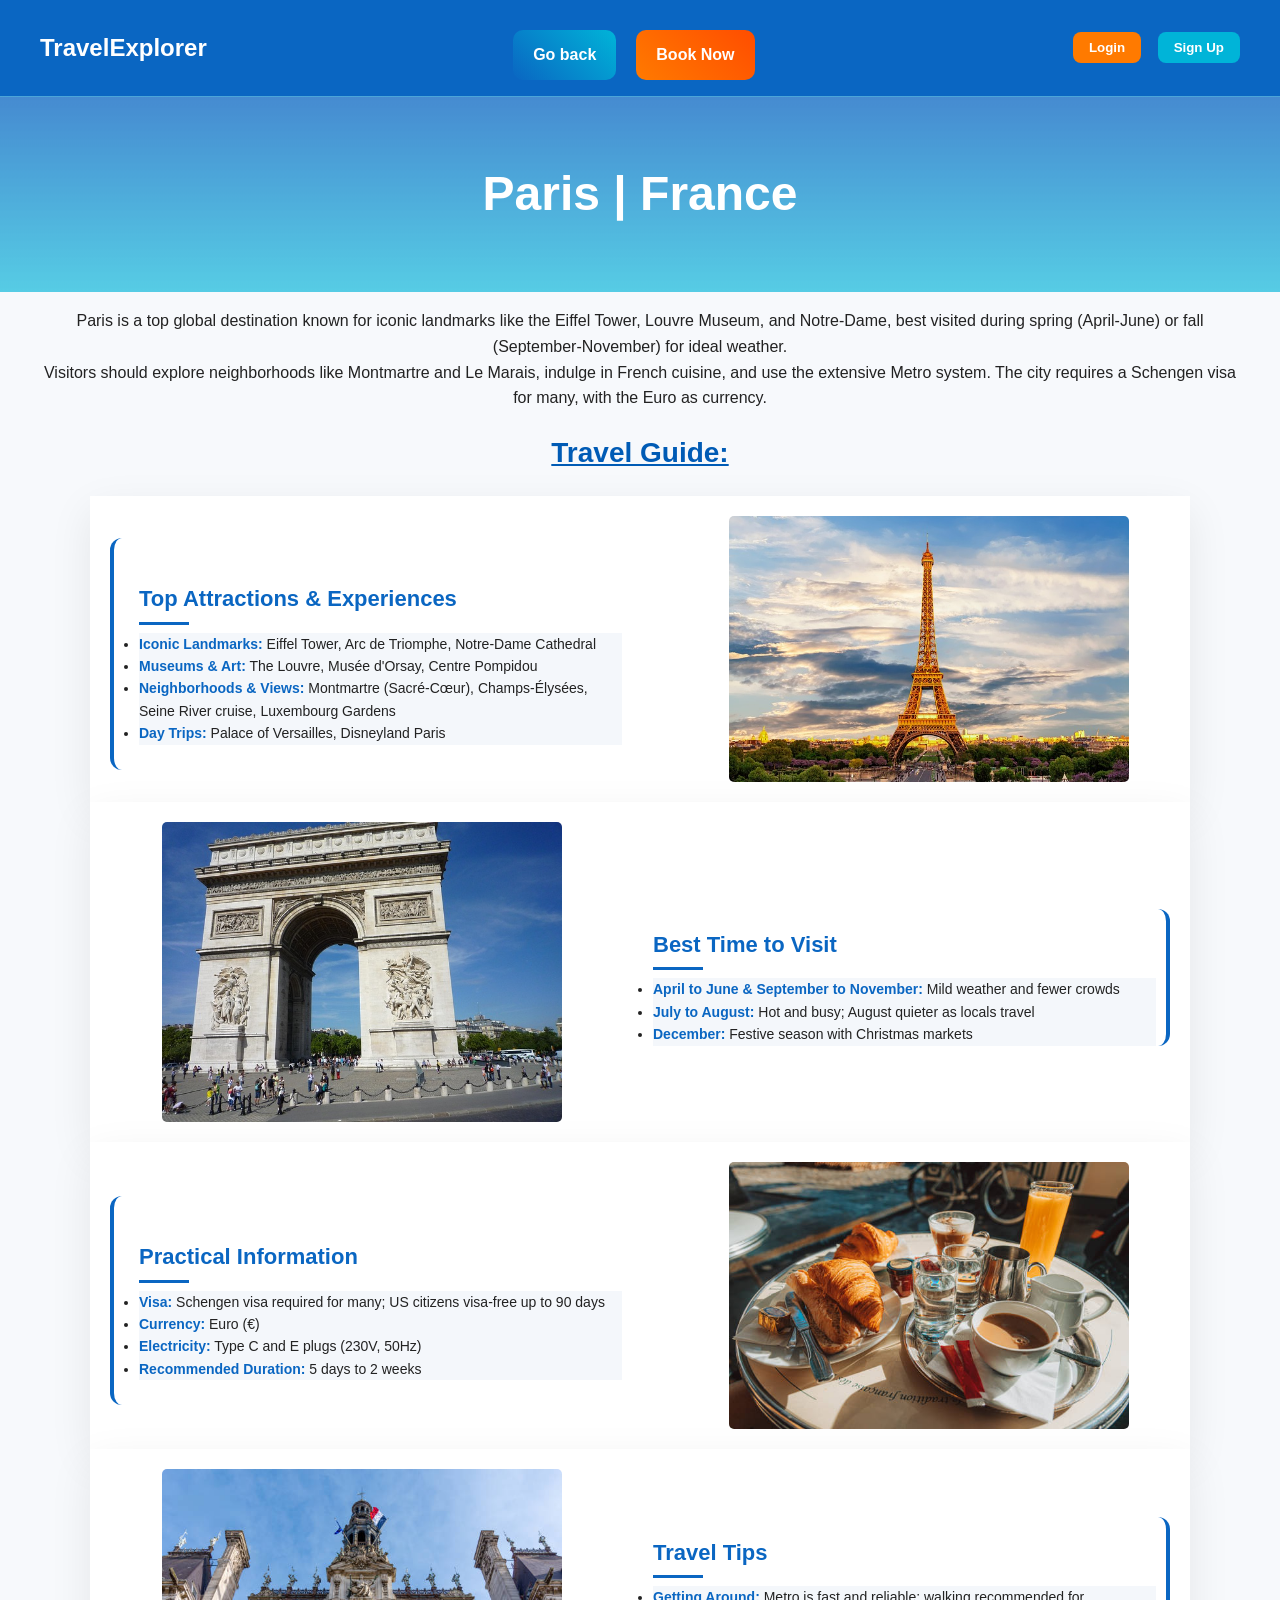
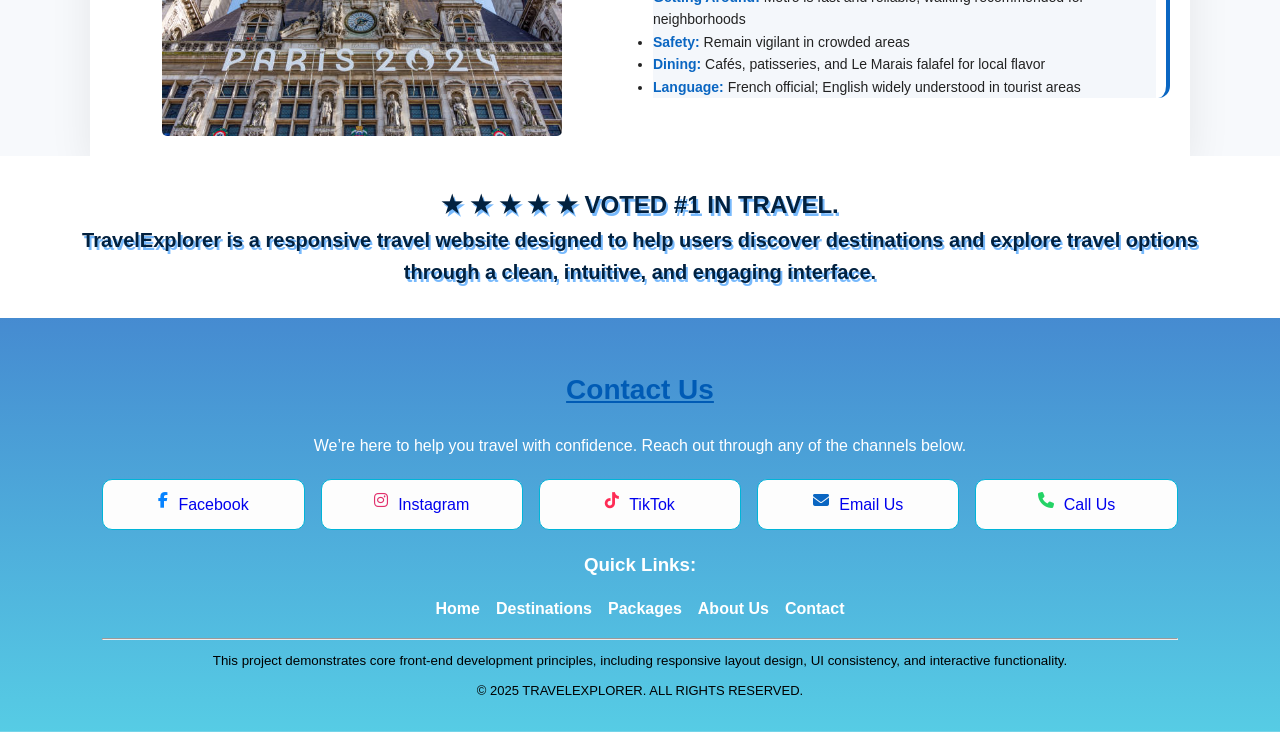
<file: pages/paris.html>
<!DOCTYPE html>
<html lang="en">
    <head>
        <meta charset="utf-8">
        <meta http-equiv="X-UA-Compatible" content="IE=edge">
        <title>Paris Page</title>
<meta name="description" content="Discover Paris with TravelExplorer. Explore iconic landmarks, culture, cuisine, and romance. Plan your perfect trip to France today.">
<meta name="keywords" content="Paris travel guide, France travel, Eiffel Tower, things to do in Paris, Paris attractions, Paris tourism, TravelExplorer">
        <meta name="viewport" content="width=device-width, initial-scale=1">
       
       <meta property="og:title" content="Paris Travel Guide | TravelExplorer">
<meta property="og:description" content="Discover Paris’s landmarks, culture, cuisine, and romance. Plan your trip with TravelExplorer.">
<meta property="og:type" content="website">
<meta property="og:url" content="https://yourwebsite.com/paris.html">
<meta property="og:image" content="https://yourwebsite.com/travel-img/paris.jpg">

<meta name="twitter:card" content="summary_large_image">
<meta name="twitter:title" content="Paris Travel Guide | TravelExplorer">
<meta name="twitter:description" content="Explore Paris’s iconic sights and unforgettable experiences.">
<meta name="twitter:image" content="https://yourwebsite.com/travel-img/paris.jpg">
        <link rel="stylesheet" href="styles.css" >
    <link rel="stylesheet" href="https://cdnjs.cloudflare.com/ajax/libs/font-awesome/6.5.1/css/all.min.css">
    <link rel="icon" type="image/x-icon" href="travel-img/favicon.png">
      </head>
<body>
                <!-- ===== HEADER / NAVBAR ===== -->
<header class="header">
    <div class="logo">TravelExplorer</div>
  
<button class="menu-toggle" aria-label="Toggle Menu">
  <i class="fa-solid fa-bars"></i>
</button>

     <nav class="nav">
       <ul class="menu">
  <li><a href="/index.html" class="btn-secondary">Go back</a></li>
  <li><a href="/index.html#contactForm" class="btn-primary">Book Now</a></li>
</ul>
    </nav>

<div class="auth-buttons">
  <button id="showLogin">Login</button>
  <button id="showSignup">Sign Up</button>
</div>

<!-- Modal Overlay -->
<div id="authModal" class="modal">
  <div class="modal-content">
    <span class="close">&times;</span>

    <!-- Login Form -->
    <form id="loginForm" class="auth-form">
      <h2>Login</h2>

      <div class="form-group">
        <input type="email" id="loginEmail" placeholder=" " required>
        <label for="loginEmail">Email</label>
      </div>

      <div class="form-group">
        <input type="password" id="loginPassword" placeholder=" " required>
        <label for="loginPassword">Password</label>
      </div>

      <button type="submit">Login</button>
    </form>

    <!-- Signup Form -->
    <form id="signupForm" class="auth-form">
      <h2>Sign Up</h2>

      <div class="form-group">
        <input type="text" id="signupName" placeholder=" " required>
        <label for="signupName">Full Name</label>
      </div>

      <div class="form-group">
        <input type="email" id="signupEmail" placeholder=" " required>
        <label for="signupEmail">Email</label>
      </div>

      <div class="form-group">
        <input type="password" id="signupPassword" placeholder=" " required>
        <label for="signupPassword">Password</label>
      </div>

      <div class="form-group">
        <input type="password" id="signupConfirmPassword" placeholder=" " required>
        <label for="signupConfirmPassword">Confirm Password</label>
      </div>

      <button type="submit">Sign Up</button>
    </form>

  </div>
</div>
</header> 
 <section class="travel-intro">
<h1>Paris | France</h1>
    <p>Paris is a top global destination known for iconic landmarks like the Eiffel Tower, Louvre Museum, and Notre-Dame, best visited during spring (April-June) or fall (September-November) for ideal weather.</p>
    <p>Visitors should explore neighborhoods like Montmartre and Le Marais, indulge in French cuisine, and use the extensive Metro system. The city requires a Schengen visa for many, with the Euro as currency.</p>
    <h2>Travel Guide:</h2>
</section>

<section class="guide">
  <div class="travel-content">
    <h3>Top Attractions & Experiences</h3>
    <ul>
      <li><strong>Iconic Landmarks:</strong> Eiffel Tower, Arc de Triomphe, Notre-Dame Cathedral</li>
      <li><strong>Museums & Art:</strong> The Louvre, Musée d'Orsay, Centre Pompidou</li>
      <li><strong>Neighborhoods & Views:</strong> Montmartre (Sacré-Cœur), Champs-Élysées, Seine River cruise, Luxembourg Gardens</li>
      <li><strong>Day Trips:</strong> Palace of Versailles, Disneyland Paris</li>
    </ul>
  </div>
  <div class="travel-img">
    <img src="/travel-img/eiffel-tower.jpg" alt="Eiffel Tower in Paris at sunset">
  </div>
</section>

<section class="reverse-guide">
  <div class="travel-content">
    <h3>Best Time to Visit</h3>
    <ul>
      <li><strong>April to June & September to November:</strong> Mild weather and fewer crowds</li>
      <li><strong>July to August:</strong> Hot and busy; August quieter as locals travel</li>
      <li><strong>December:</strong> Festive season with Christmas markets</li>
    </ul>
  </div>
  <div class="travel-img">
    <img src="/travel-img/judyma-triomphe.jpg" alt="Arc de Triomphe monument in Paris">
  </div>
</section>

<section class="guide">
  <div class="travel-content">
    <h3>Practical Information</h3>
    <ul>
      <li><strong>Visa:</strong> Schengen visa required for many; US citizens visa-free up to 90 days</li>
      <li><strong>Currency:</strong> Euro (€)</li>
      <li><strong>Electricity:</strong> Type C and E plugs (230V, 50Hz)</li>
      <li><strong>Recommended Duration:</strong> 5 days to 2 weeks</li>
    </ul>
  </div>
  <div class="travel-img">
    <img src="/travel-img/p1.jpg" alt="Restaurant dining table with food and drinks"  >
  </div>
</section>

<section class="reverse-guide">
  <div class="travel-content">
    <h3>Travel Tips</h3>
    <ul>
      <li><strong>Getting Around:</strong> Metro is fast and reliable; walking recommended for neighborhoods</li>
      <li><strong>Safety:</strong> Remain vigilant in crowded areas</li>
      <li><strong>Dining:</strong> Cafés, patisseries, and Le Marais falafel for local flavor</li>
      <li><strong>Language:</strong> French official; English widely understood in tourist areas</li>
    </ul>
  </div>
  <div class="travel-img">
    <img src="/travel-img/p2.jpg" alt="Luxury dining experience with plated food"	>
  </div>
</section>

<!-- STAR RATING STARTS AFTER THIS SECTION -->
<div class="star-rating" id="rating">
  <span class="star">★ ★ ★ ★ ★ VOTED #1 IN TRAVEL.</span>
  <p>TravelExplorer is a responsive travel website designed to help users discover destinations and explore travel options through a clean, intuitive, and engaging interface.</p>
</div>

        <!--- footer -->
<footer class="footer">
<section class="contact-section">
  <h2>Contact Us</h2>
  <p>We’re here to help you travel with confidence. Reach out through any of the channels below.</p>

  <div class="contact-grid">

     <a href="https://facebook.com/yourpage" target="_blank" class="contact-item" rel="noopener noreferrer">
      <i id="facebook" class="fa-brands fa-facebook-f"></i>
      <span>Facebook</span>
    </a>
    <a href="https://instagram.com/yourpage" target="_blank" class="contact-item" rel="noopener noreferrer">
      <i id="instagram" class="fa-brands fa-instagram"></i>
      <span>Instagram</span>
    </a>
    <a href="https://tiktok.com/@yourpage" target="_blank" class="contact-item" rel="noopener noreferrer">
      <i id="tiktok" class="fa-brands fa-tiktok"></i>
      <span>TikTok</span>
    </a>
    <a href="mailto:info@travelexplorer.com" class="contact-item">
      <i id="mail" class="fa-solid fa-envelope"></i>
      <span>Email Us</span>
    </a>
    <a href="tel:+27123456789" class="contact-item">
      <i id="phone" class="fa-solid fa-phone"></i>
      <span>Call Us</span>
    </a>

  </div>
</section>
<h3>Quick Links:</h3>
<div class="footer-links">
<a href="/index.html#deals">Home</a>
<a href="/index#desttinations">Destinations</a>
<a href="/index.html#packages_index">Packages</a>
<a href="/index.html#about">About Us</a>
<a href="/index.html#contactForm">Contact</a>
</div>
<hr>
<p class="demo">This project demonstrates core front-end development principles, including responsive layout design, UI consistency, and interactive functionality.</p>
<p class="copyright">© 2025 TravelExplorer. All rights reserved.</p>
</footer>
<script src="/javascript.js" defer></script>
</body>
</html>
</file>
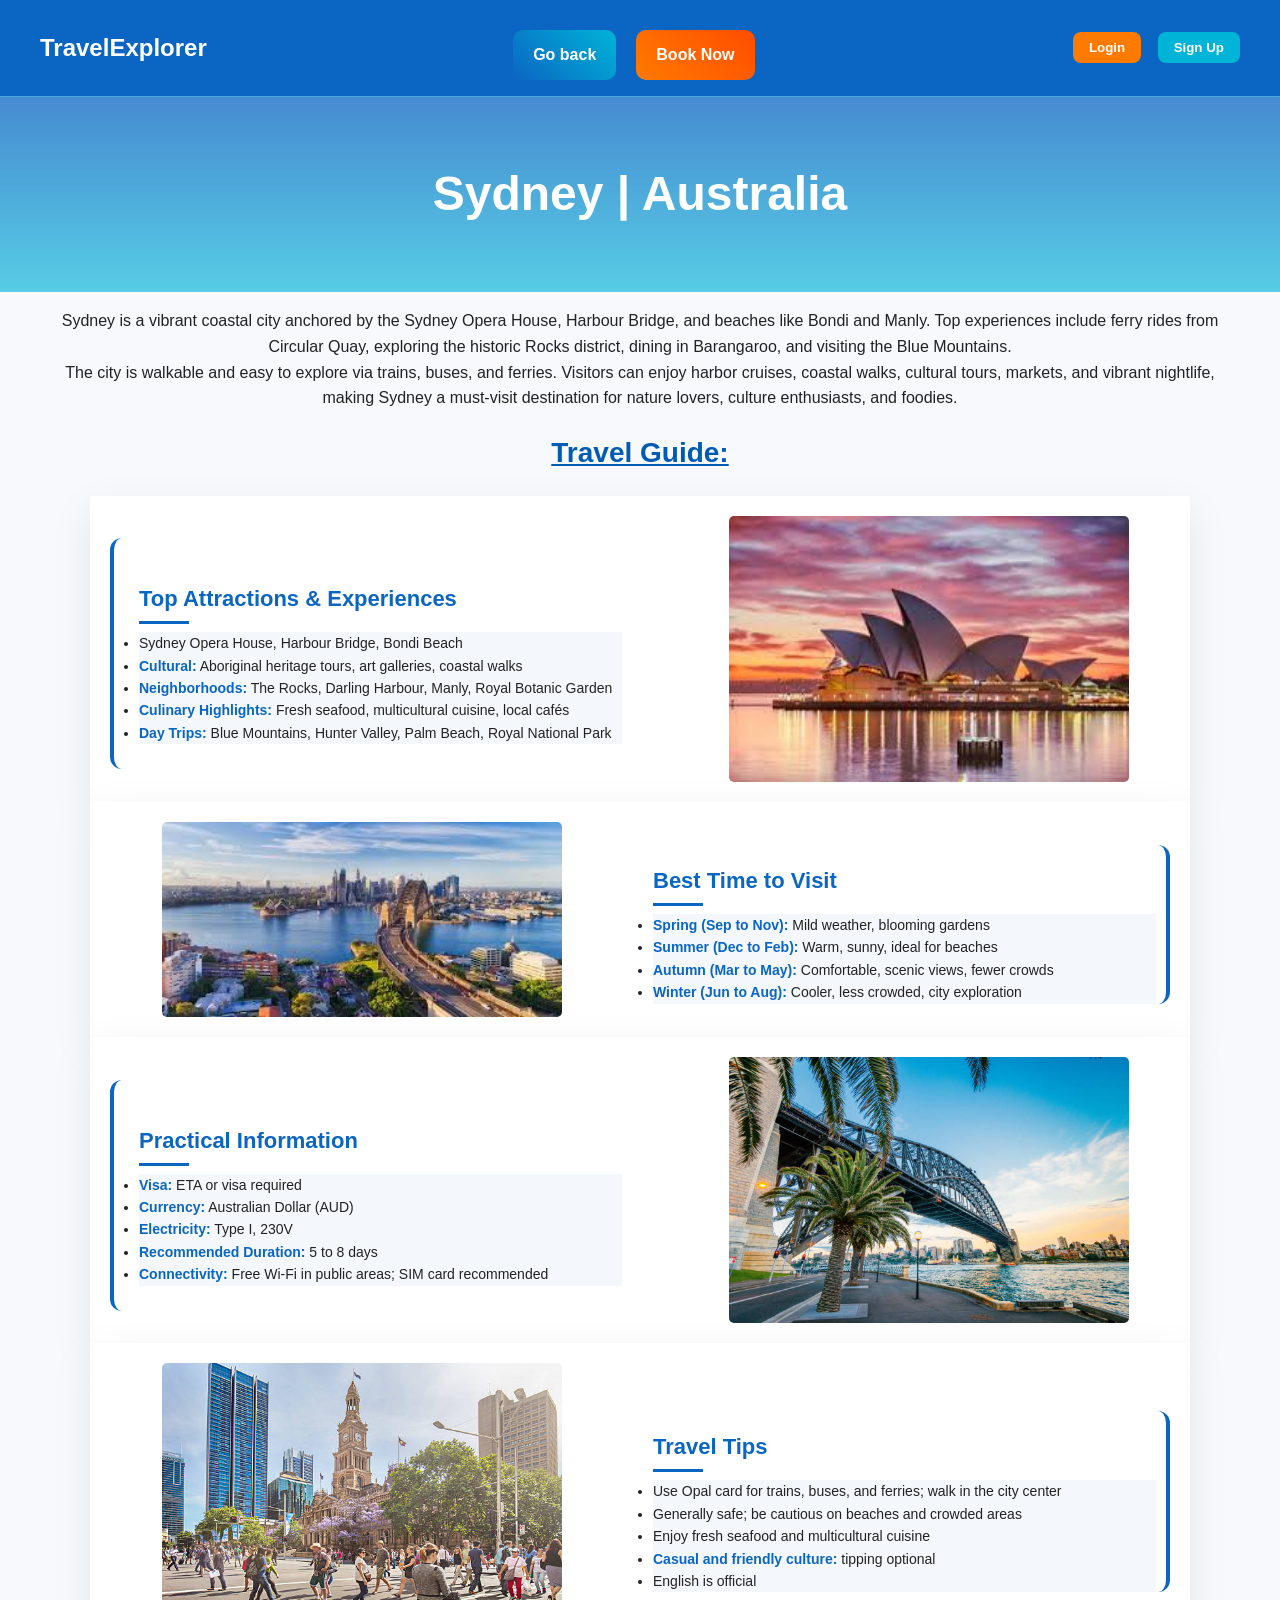
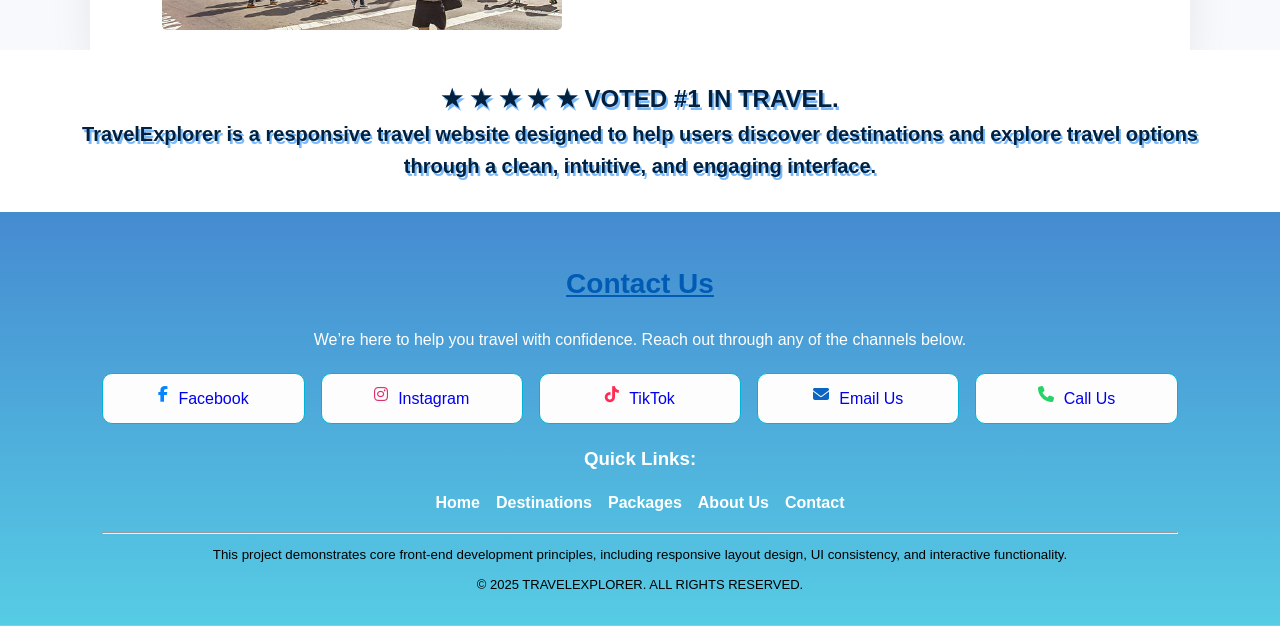
<file: pages/sydney.html>
<!DOCTYPE html>
<html lang="en">
    <head>
        <meta charset="utf-8">
        <meta http-equiv="X-UA-Compatible" content="IE=edge">
        <title>sydney Page</title>
<meta name="description" content="Explore Sydney with TravelExplorer. Discover beaches, landmarks, and vibrant city life. Plan your Australian adventure with expert travel tips.">
<meta name="keywords" content="Sydney travel guide, Australia travel, Sydney Opera House, Sydney beaches, things to do in Sydney, TravelExplorer">
        <meta name="viewport" content="width=device-width, initial-scale=1">
      
      <meta property="og:title" content="Sydney Travel Guide | TravelExplorer">
<meta property="og:description" content="Explore Sydney’s beaches, landmarks, and lifestyle. Plan your Australian adventure with TravelExplorer.">
<meta property="og:type" content="website">
<meta property="og:url" content="https://yourwebsite.com/sydney.html">
<meta property="og:image" content="https://yourwebsite.com/travel-img/sydney.jpg">

<meta name="twitter:card" content="summary_large_image">
<meta name="twitter:title" content="Sydney Travel Guide | TravelExplorer">
<meta name="twitter:description" content="Discover Sydney’s iconic attractions and coastal beauty.">
<meta name="twitter:image" content="https://yourwebsite.com/travel-img/sydney.jpg">
        <link rel="stylesheet" href="styles.css" >
    <link rel="stylesheet" href="https://cdnjs.cloudflare.com/ajax/libs/font-awesome/6.5.1/css/all.min.css">
    <link rel="icon" type="image/x-icon" href="travel-img/favicon.png">
    </head>
     <body>
                <!-- ===== HEADER / NAVBAR ===== -->
<header class="header">
    <div class="logo">TravelExplorer</div>
  
<button class="menu-toggle" aria-label="Toggle Menu">
  <i class="fa-solid fa-bars"></i>
</button>

     <nav class="nav">
      <ul class="menu">
  <li><a href="/index.html" class="btn-secondary">Go back</a></li>
  <li><a href="/index.html#contactForm" class="btn-primary">Book Now</a></li>
</ul>
    </nav>

<div class="auth-buttons">
  <button id="showLogin">Login</button>
  <button id="showSignup">Sign Up</button>
</div>

<!-- Modal Overlay -->
<div id="authModal" class="modal">
  <div class="modal-content">
    <span class="close">&times;</span>

    <!-- Login Form -->
    <form id="loginForm" class="auth-form">
      <h2>Login</h2>

      <div class="form-group">
        <input type="email" id="loginEmail" placeholder=" " required>
        <label for="loginEmail">Email</label>
      </div>

      <div class="form-group">
        <input type="password" id="loginPassword" placeholder=" " required>
        <label for="loginPassword">Password</label>
      </div>

      <button type="submit">Login</button>
    </form>

    <!-- Signup Form -->
    <form id="signupForm" class="auth-form">
      <h2>Sign Up</h2>

      <div class="form-group">
        <input type="text" id="signupName" placeholder=" " required>
        <label for="signupName">Full Name</label>
      </div>

      <div class="form-group">
        <input type="email" id="signupEmail" placeholder=" " required>
        <label for="signupEmail">Email</label>
      </div>

      <div class="form-group">
        <input type="password" id="signupPassword" placeholder=" " required>
        <label for="signupPassword">Password</label>
      </div>

      <div class="form-group">
        <input type="password" id="signupConfirmPassword" placeholder=" " required>
        <label for="signupConfirmPassword">Confirm Password</label>
      </div>

      <button type="submit">Sign Up</button>
    </form>

  </div>
</div>

</header> 
  <section class="travel-intro">
   <h1>Sydney | Australia</h1>
    <p>Sydney is a vibrant coastal city anchored by the Sydney Opera House, Harbour Bridge, and beaches like Bondi and Manly. Top experiences include ferry rides from Circular Quay, exploring the historic Rocks district, dining in Barangaroo, and visiting the Blue Mountains.</p>
    <p>The city is walkable and easy to explore via trains, buses, and ferries. Visitors can enjoy harbor cruises, coastal walks, cultural tours, markets, and vibrant nightlife, making Sydney a must-visit destination for nature lovers, culture enthusiasts, and foodies.</p>
    <h2>Travel Guide:</h2>
</section>

<section class="guide">
  <div class="travel-content">
    
    <h3>Top Attractions & Experiences</h3>
    <ul>
      <li>Sydney Opera House, Harbour Bridge, Bondi Beach</li>
      <li><strong>Cultural:</strong> Aboriginal heritage tours, art galleries, coastal walks</li>
      <li><strong>Neighborhoods:</strong> The Rocks, Darling Harbour, Manly, Royal Botanic Garden</li>
      <li><strong>Culinary Highlights:</strong> Fresh seafood, multicultural cuisine, local cafés</li>
      <li><strong>Day Trips:</strong> Blue Mountains, Hunter Valley, Palm Beach, Royal National Park</li>
    </ul>
  </div>
  <div class="travel-img">
     <img src="/travel-img/sydney.jpg" alt="Sydney Opera House at sunset">
  </div>
</section>

<section class="reverse-guide">
  <div class="travel-content">
    <h3>Best Time to Visit</h3>
    <ul>
      <li><strong>Spring (Sep to Nov):</strong> Mild weather, blooming gardens</li>
      <li><strong>Summer (Dec to Feb):</strong> Warm, sunny, ideal for beaches</li>
      <li><strong>Autumn (Mar to May):</strong> Comfortable, scenic views, fewer crowds</li>
      <li><strong>Winter (Jun to Aug):</strong> Cooler, less crowded, city exploration</li>
    </ul>
  </div>
  <div class="travel-img">
    <img src="/travel-img/sydney1.jpg" alt="Sydney harbor with skyline">
  </div>
</section>

<section class="guide">
  <div class="travel-content">
    <h3>Practical Information</h3>
    <ul>
      <li><strong>Visa:</strong> ETA or visa required</li>
      <li><strong>Currency:</strong> Australian Dollar (AUD)</li>
      <li><strong>Electricity:</strong> Type I, 230V</li>
      <li><strong>Recommended Duration:</strong> 5 to 8 days</li>
      <li><strong>Connectivity:</strong> Free Wi-Fi in public areas; SIM card recommended</li>
    </ul>
  </div>
  <div class="travel-img">
     <img src="/travel-img/syd1.jpg" alt="Sydney harbor with skyline">
  </div>
</section>

<section class="reverse-guide">
  <div class="travel-content">
    <h3>Travel Tips</h3>
    <ul>
      <li>Use Opal card for trains, buses, and ferries; walk in the city center</li>
      <li>Generally safe; be cautious on beaches and crowded areas</li>
      <li>Enjoy fresh seafood and multicultural cuisine</li>
      <li><strong>Casual and friendly culture:</strong> tipping optional</li>
      <li>English is official</li>
    </ul>
  </div>
  <div class="travel-img">
    <img src="/travel-img/syd2.jpg" alt="Sydney city street with palm trees">
  </div>
</section>

<!-- STAR RATING STARTS AFTER THIS SECTION -->
<div class="star-rating" id="rating">
  <span class="star">★ ★ ★ ★ ★ VOTED #1 IN TRAVEL.</span>
  <p>TravelExplorer is a responsive travel website designed to help users discover destinations and explore travel options through a clean, intuitive, and engaging interface.</p>
</div>

        <!--- footer -->
<footer class="footer">
<section class="contact-section">
  <h2>Contact Us</h2>
  <p>We’re here to help you travel with confidence. Reach out through any of the channels below.</p>

  <div class="contact-grid">

    <a href="https://facebook.com/yourpage" target="_blank" class="contact-item" rel="noopener noreferrer">
      <i id="facebook" class="fa-brands fa-facebook-f"></i>
      <span>Facebook</span>
    </a>
    <a href="https://instagram.com/yourpage" target="_blank" class="contact-item" rel="noopener noreferrer">
      <i id="instagram" class="fa-brands fa-instagram"></i>
      <span>Instagram</span>
    </a>
    <a href="https://tiktok.com/@yourpage" target="_blank" class="contact-item" rel="noopener noreferrer">
      <i id="tiktok" class="fa-brands fa-tiktok"></i>
      <span>TikTok</span>
    </a>
    <a href="mailto:info@travelexplorer.com" class="contact-item">
      <i id="mail" class="fa-solid fa-envelope"></i>
      <span>Email Us</span>
    </a>
    <a href="tel:+27123456789" class="contact-item">
      <i id="phone" class="fa-solid fa-phone"></i>
      <span>Call Us</span>
    </a>

  </div>
</section>
<h3>Quick Links:</h3>
<div class="footer-links">
<a href="/index.html#deals">Home</a>
<a href="/index#desttinations">Destinations</a>
<a href="/index.html#packages_index">Packages</a>
<a href="/index.html#about">About Us</a>
<a href="/index.html#contactForm">Contact</a>
</div>
<hr>
<p class="demo">This project demonstrates core front-end development principles, including responsive layout design, UI consistency, and interactive functionality.</p>
<p class="copyright">© 2025 TravelExplorer. All rights reserved.</p>
</footer>
<script src="/javascript.js" defer></script>
</body>
</html>
</file>
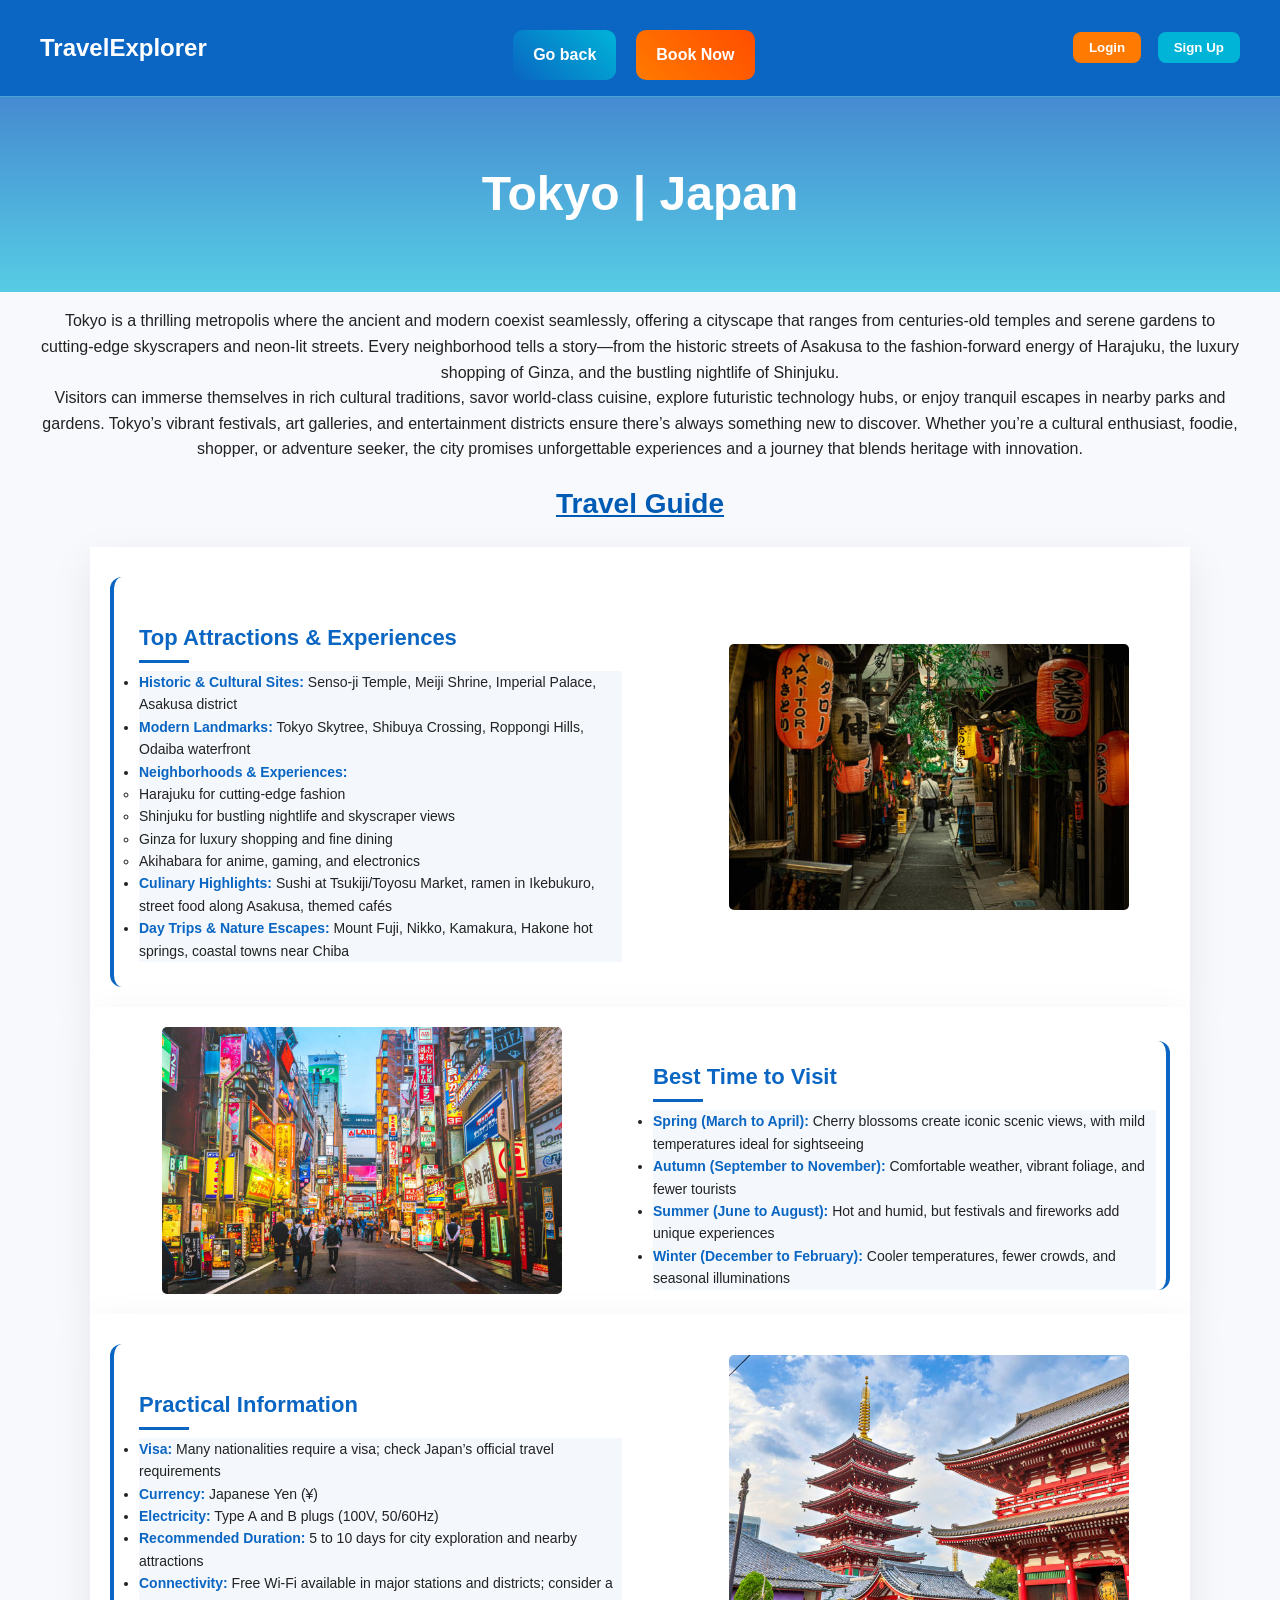
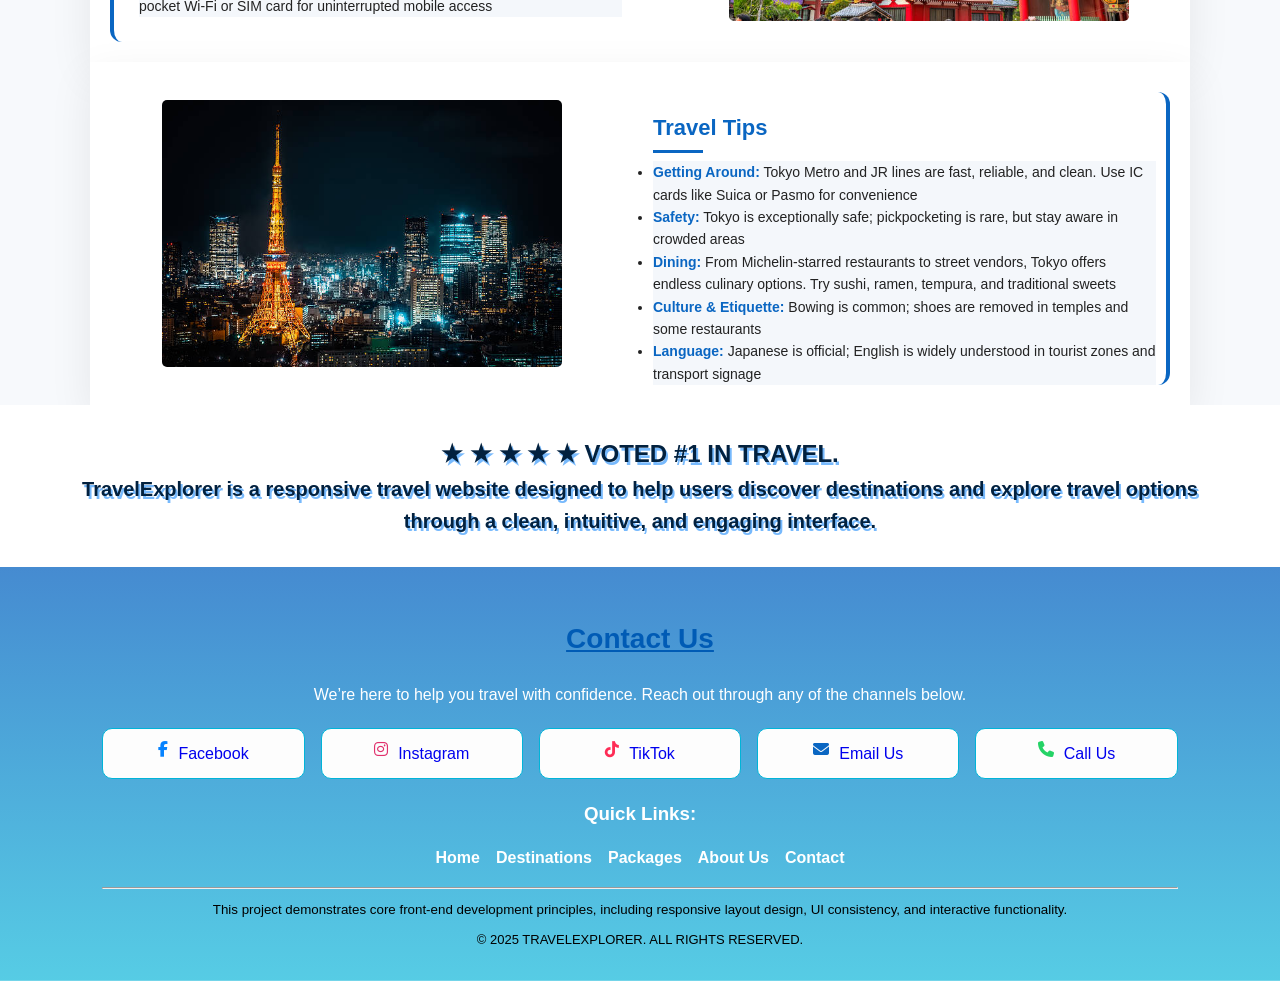
<file: pages/tokyo.html>
<!DOCTYPE html>
<html lang="en">
    <head>
        <meta charset="utf-8">
        <meta http-equiv="X-UA-Compatible" content="IE=edge">
        <title>tokyo page</title>
<meta name="description" content="Explore Tokyo with TravelExplorer. Discover culture, food, technology, and top attractions. Plan your Japan trip with expert travel guidance.">
<meta name="keywords" content="Tokyo travel guide, Japan travel, Tokyo attractions, things to do in Tokyo, Tokyo food, modern Japan travel, TravelExplorer">
        <meta name="viewport" content="width=device-width, initial-scale=1">
       
       <meta property="og:title" content="Tokyo Travel Guide | TravelExplorer">
<meta property="og:description" content="Explore Tokyo’s culture, technology, food, and attractions. Plan your Japan trip with TravelExplorer.">
<meta property="og:type" content="website">
<meta property="og:url" content="https://yourwebsite.com/tokyo.html">
<meta property="og:image" content="https://yourwebsite.com/travel-img/tokyo.jpg">

<meta name="twitter:card" content="summary_large_image">
<meta name="twitter:title" content="Tokyo Travel Guide | TravelExplorer">
<meta name="twitter:description" content="Discover Tokyo’s unique blend of tradition and modern innovation.">
<meta name="twitter:image" content="https://yourwebsite.com/travel-img/tokyo.jpg">
        <link rel="stylesheet" href="styles.css">
    <link rel="stylesheet" href="https://cdnjs.cloudflare.com/ajax/libs/font-awesome/6.5.1/css/all.min.css">
    <link rel="icon" type="image/x-icon" href="travel-img/favicon.png">
      </head>
     <body>
                <!-- ===== HEADER / NAVBAR ===== -->
<header class="header">
    <div class="logo">TravelExplorer</div>
  
<button class="menu-toggle" aria-label="Toggle Menu">
  <i class="fa-solid fa-bars"></i>
</button>

     <nav class="nav">
      <ul class="menu">
  <li><a href="/index.html" class="btn-secondary">Go back</a></li>
  <li><a href="/index.html#contactForm" class="btn-primary">Book Now</a></li>
</ul>
    </nav>
    
<div class="auth-buttons">
  <button id="showLogin">Login</button>
  <button id="showSignup">Sign Up</button>
</div>

<!-- Modal Overlay -->
<div id="authModal" class="modal">
  <div class="modal-content">
    <span class="close">&times;</span>

    <!-- Login Form -->
    <form id="loginForm" class="auth-form">
      <h2>Login</h2>

      <div class="form-group">
        <input type="email" id="loginEmail" placeholder=" " required>
        <label for="loginEmail">Email</label>
      </div>

      <div class="form-group">
        <input type="password" id="loginPassword" placeholder=" " required>
        <label for="loginPassword">Password</label>
      </div>

      <button type="submit">Login</button>
    </form>

    <!-- Signup Form -->
    <form id="signupForm" class="auth-form">
      <h2>Sign Up</h2>

      <div class="form-group">
        <input type="text" id="signupName" placeholder=" " required>
        <label for="signupName">Full Name</label>
      </div>

      <div class="form-group">
        <input type="email" id="signupEmail" placeholder=" " required>
        <label for="signupEmail">Email</label>
      </div>

      <div class="form-group">
        <input type="password" id="signupPassword" placeholder=" " required>
        <label for="signupPassword">Password</label>
      </div>

      <div class="form-group">
        <input type="password" id="signupConfirmPassword" placeholder=" " required>
        <label for="signupConfirmPassword">Confirm Password</label>
      </div>

      <button type="submit">Sign Up</button>
    </form>

  </div>
</div>

</header> 
  <section class="travel-intro">
<h1>Tokyo | Japan</h1>
<p>Tokyo is a thrilling metropolis where the ancient and modern coexist seamlessly, offering a cityscape that ranges from centuries-old temples and serene gardens to cutting-edge skyscrapers and neon-lit streets. Every neighborhood tells a story—from the historic streets of Asakusa to the fashion-forward energy of Harajuku, the luxury shopping of Ginza, and the bustling nightlife of Shinjuku. </p>
 <p>Visitors can immerse themselves in rich cultural traditions, savor world-class cuisine, explore futuristic technology hubs, or enjoy tranquil escapes in nearby parks and gardens. Tokyo’s vibrant festivals, art galleries, and entertainment districts ensure there’s always something new to discover. Whether you’re a cultural enthusiast, foodie, shopper, or adventure seeker, the city promises unforgettable experiences and a journey that blends heritage with innovation.  </p>
<h2>Travel Guide</h2>
</section>

<section class="guide">
  <div class="travel-content">
    <h3>Top Attractions & Experiences</h3>
        <ul>
          <li><strong>Historic & Cultural Sites:</strong> Senso-ji Temple, Meiji Shrine, Imperial Palace, Asakusa district</li>
          <li><strong>Modern Landmarks:</strong> Tokyo Skytree, Shibuya Crossing, Roppongi Hills, Odaiba waterfront</li>
          <li><strong>Neighborhoods & Experiences:</strong>
            <ul>
              <li>Harajuku for cutting-edge fashion</li>
              <li>Shinjuku for bustling nightlife and skyscraper views</li>
              <li>Ginza for luxury shopping and fine dining</li>
              <li>Akihabara for anime, gaming, and electronics</li>
            </ul>
          </li>
          <li><strong>Culinary Highlights:</strong> Sushi at Tsukiji/Toyosu Market, ramen in Ikebukuro, street food along Asakusa, themed cafés</li>
          <li><strong>Day Trips & Nature Escapes:</strong> Mount Fuji, Nikko, Kamakura, Hakone hot springs, coastal towns near Chiba</li>
        </ul>
  </div>
  <div class="travel-img">
    <img src="/travel-img/tok1.jpg" alt="Tokyo street with traditional lanterns">
  </div>
</section>

<section class="reverse-guide">
  <div class="travel-content">
    <h3>Best Time to Visit</h3>
        <ul>
          <li><strong>Spring (March to April):</strong> Cherry blossoms create iconic scenic views, with mild temperatures ideal for sightseeing</li>
          <li><strong>Autumn (September to November):</strong> Comfortable weather, vibrant foliage, and fewer tourists</li>
          <li><strong>Summer (June to August):</strong> Hot and humid, but festivals and fireworks add unique experiences</li>
          <li><strong>Winter (December to February):</strong> Cooler temperatures, fewer crowds, and seasonal illuminations</li>
        </ul>
  </div>
  <div class="travel-img">
    <img src="/travel-img/tok2.jpg" alt="Tokyo city lights and busy street">
  </div>
</section>

<section class="guide">
  <div class="travel-content">
    <h3>Practical Information</h3>
        <ul>
          <li><strong>Visa:</strong> Many nationalities require a visa; check Japan’s official travel requirements</li>
          <li><strong>Currency:</strong> Japanese Yen (¥)</li>
          <li><strong>Electricity:</strong> Type A and B plugs (100V, 50/60Hz)</li>
          <li><strong>Recommended Duration:</strong> 5 to 10 days for city exploration and nearby attractions</li>
          <li><strong>Connectivity:</strong> Free Wi-Fi available in major stations and districts; consider a pocket Wi-Fi or SIM card for uninterrupted mobile access</li>
        </ul>
  </div>
  <div class="travel-img">
    <img src="/travel-img/tok3.jpg" alt="Japanese pagoda temple with cherry blossoms">
  </div>
</section>

<section class="reverse-guide">
  <div class="travel-content">
    <h3>Travel Tips</h3>
        <ul>
          <li><strong>Getting Around:</strong> Tokyo Metro and JR lines are fast, reliable, and clean. Use IC cards like Suica or Pasmo for convenience</li>
          <li><strong>Safety:</strong> Tokyo is exceptionally safe; pickpocketing is rare, but stay aware in crowded areas</li>
          <li><strong>Dining:</strong> From Michelin-starred restaurants to street vendors, Tokyo offers endless culinary options. Try sushi, ramen, tempura, and traditional sweets</li>
          <li><strong>Culture & Etiquette:</strong> Bowing is common; shoes are removed in temples and some restaurants</li>
          <li><strong>Language:</strong> Japanese is official; English is widely understood in tourist zones and transport signage</li>
        </ul>
  </div>
  <div class="travel-img">
    <img src="/travel-img/tok4.jpg" alt="Tokyo Tower illuminated at night">
  </div>
</section>

<!-- STAR RATING STARTS AFTER THIS SECTION -->
<div class="star-rating" id="rating">
  <span class="star">★ ★ ★ ★ ★ VOTED #1 IN TRAVEL.</span>
  <p>TravelExplorer is a responsive travel website designed to help users discover destinations and explore travel options through a clean, intuitive, and engaging interface.</p>
</div>

        <!--- footer -->
<footer class="footer">
<section class="contact-section">
  <h2>Contact Us</h2>
  <p>We’re here to help you travel with confidence. Reach out through any of the channels below.</p>

  <div class="contact-grid">

     <a href="https://facebook.com/yourpage" target="_blank" class="contact-item" rel="noopener noreferrer">
      <i id="facebook" class="fa-brands fa-facebook-f"></i>
      <span>Facebook</span>
    </a>
    <a href="https://instagram.com/yourpage" target="_blank" class="contact-item" rel="noopener noreferrer">
      <i id="instagram" class="fa-brands fa-instagram"></i>
      <span>Instagram</span>
    </a>
    <a href="https://tiktok.com/@yourpage" target="_blank" class="contact-item" rel="noopener noreferrer">
      <i id="tiktok" class="fa-brands fa-tiktok"></i>
      <span>TikTok</span>
    </a>
    <a href="mailto:info@travelexplorer.com" class="contact-item">
      <i id="mail" class="fa-solid fa-envelope"></i>
      <span>Email Us</span>
    </a>
    <a href="tel:+27123456789" class="contact-item">
      <i id="phone" class="fa-solid fa-phone"></i>
      <span>Call Us</span>
    </a>

  </div>
</section>
<h3>Quick Links:</h3>
<div class="footer-links">
<a href="/index.html#deals">Home</a>
<a href="/index#desttinations">Destinations</a>
<a href="/index.html#packages_index">Packages</a>
<a href="/index.html#about">About Us</a>
<a href="/index.html#contactForm">Contact</a>
</div>
<hr>
<p class="demo">This project demonstrates core front-end development principles, including responsive layout design, UI consistency, and interactive functionality.</p>
<p class="copyright">© 2025 TravelExplorer. All rights reserved.</p>
</footer>
<script src="/javascript.js" defer></script>
</body>
</html>
</file>
<file: styles.css>
/* =========================
   RESET + BASE
========================= */
* {
  margin: 0;
  padding: 0;
  box-sizing: border-box;
}

html{
  scroll-behavior: smooth;
}

body {
  font-family: "Segoe UI", Arial, sans-serif;
  line-height: 1.6;
  background: #f4f7fb;
  color: #222;
}

h1, h2, h3, h4, h5 {
  font-weight: 700;
}

section {
  padding: 40px 4%;
}

img {
  width: 100%;
  height: auto;
  border-radius: 10px;
}

/* =========================
   HEADER / NAVBAR
========================= */
.header {
  position: relative;
  z-index: 1000;
  background: white;
  display: flex;
  align-items: center;
  justify-content: space-between;
  padding: 16px 2% 0px 2%;
  box-shadow: 0 2px 10px rgba(0, 0, 0, 0.06);
}

.logo {
  font-size: 28px;
  font-weight: 800;
  color: #0a66c2;
  letter-spacing: 0.5px;
}
.logo-img{
  width: 75px;
  height: 75px;
  margin: 1px;
  padding: 0;
}

.menu {
  list-style: none;
  display: flex;
  gap: 28px;
}

.menu a {
  text-decoration: none;
  color: #333;
  font-weight: 600;
  position: relative;
}

.menu a::after {
  content: "";
  position: absolute;
  width: 0;
  height: 2px;
  background: #0a66c2;
  left: 0;
  bottom: -6px;
  transition: 0.3s;
}

.menu a:hover::after,
.menu a.active::after {
  width: 100%;
}

.menu-toggle {
  display: none;
  font-size: 22px;
  background: none;
  border: none;
  cursor: pointer;
}

/* =========================
   AUTH BUTTONS
========================= */
.auth-buttons {
  display: flex;
  gap: 12px;
}

.auth-buttons button {
  padding: 8px 20px;
  font-size: 13px;
  border: none;
  border-radius: 8px;
  cursor: pointer;
  font-weight: 600;
  background: linear-gradient(45deg, #0a66c2, #0056a3);
  color: #fff;
  transition: all 0.3s ease;
}

.auth-buttons button:hover {
  transform: translateY(-1px);
  box-shadow: 0 6px 16px rgba(0, 0, 0, 0.15);
}

/* =========================
   AUTH MODAL
========================= */
#authModal {
  display: none;
  position: fixed;
  z-index: 10000;
  left: 0;
  top: 0;
  width: 100%;
  height: 100%;
  background-color: rgba(0, 0, 0, 0.6);
  overflow: auto;
  animation: fadeIn 0.3s;
}

#authModal .modal-content {
  background-color: #fff;
  margin: 60px auto;
  padding: 25px 20px;
  border-radius: 12px;
  max-width: 360px;
  width: 90%;
  box-shadow: 0 20px 50px rgba(0, 0, 0, 0.2);
  position: relative;
  font-size: 16px;
}

#authModal .close {
  position: absolute;
  top: 10px;
  right: 14px;
  font-size: 24px;
  cursor: pointer;
  color: #888;
}

#authModal .close:hover {
  color: #0a66c2;
}

/* =========================
   LOGIN / SIGNUP FORMS
========================= */
.auth-form {
  display: none;
}

.auth-form.active {
  display: block;
}

.auth-form h2 {
  text-align: center;
  font-size: 18px;
  margin-bottom: 20px;
  color: #0a66c2;
}

.auth-form input,
.auth-form select,
.auth-form textarea {
  width: 100%;
  padding: 10px 8px;
  font-size: 13px;
  border: 2px solid #e0e4eb;
  border-radius: 8px;
  margin-bottom: 14px;
  transition: all 0.3s ease;
  background: #fff;
}

.auth-form label {
  position: absolute;
  top: 50%;
  left: 10px;
  transform: translateY(-50%);
  color: #888;
  background: #fff;
  padding: 0 6px;
  font-size: 12px;
  pointer-events: none;
  transition: 0.3s ease all;
}

.auth-form input:focus + label,
.auth-form input:not(:placeholder-shown) + label,
.auth-form select:focus + label,
.auth-form select:not([value=""]):valid + label,
.auth-form textarea:focus + label,
.auth-form textarea:not(:placeholder-shown) + label {
  top: -10px;
  left: 10px;
  font-size: 11px;
  color: #0a66c2;
}

.auth-form input:focus,
.auth-form select:focus,
.auth-form textarea:focus {
  border-color: #0a66c2;
  box-shadow: 0 0 0 3px rgba(10, 102, 194, 0.15);
  outline: none;
}

.auth-form button {
  width: 100%;
  padding: 12px;
  font-size: 14px;
  font-weight: 700;
  color: #fff;
  background: linear-gradient(45deg, #ff7a00, #ff4d00);
  border: none;
  border-radius: 10px;
  cursor: pointer;
  transition: all 0.3s ease;
}

.auth-form button:hover {
  transform: translateY(-2px);
  box-shadow: 0 12px 25px rgba(0, 0, 0, 0.15);
}

/* =========================
   HERO
========================= */
.hero {
  background:
    linear-gradient(rgba(10,102,194,.75), rgba(0,180,216,.65)),
    url("https://images.unsplash.com/photo-1507525428034-b723cf961d3e");
  background-size: cover;
  background-position: center;
  color: white;
  text-align: center;
  padding: 120px 8%;
}

.hero h1 {
  font-size: 48px;
  margin-bottom: 16px;
  text-shadow: 0 4px 20px rgba(0,0,0,0.4);
}

.hero p {
  font-size: 20px;
  margin-bottom: 30px;
}

.search-box {
  display: flex;
  gap: 12px;
  justify-content: center;
  flex-wrap: wrap;
}

.search-box input,
.search-box button {
  padding: 14px;
  border-radius: 10px;
  border: none;
}

.search-box input {
  min-width: 180px;
}

.search-box button {
  background: #ff7a00;
  color: white;
  font-weight: bold;
  cursor: pointer;
  transition: 0.3s;
}

.search-box button:hover {
  transform: translateY(-2px);
  background: #ff5500;
}

/* =========================
   DEALS
========================= */
#deal {
  display: flex;
  flex-wrap: wrap;
  justify-content: center;
  gap: 20px;
}

#deals h2 {
  color: white;
  text-shadow: 
    0 0 5px rgba(255,255,255,0.6),
    0 0 15px rgba(255,255,255,0.4),
    0 0 30px rgba(0,123,255,0.5);
}

.deal {
  background: #fff;
  border-radius: 16px;
  box-shadow: 0 10px 25px rgba(0,0,0,0.08);
  padding: 24px;
  width: 300px;
  display: flex;
  flex-direction: column;
  transition: transform 0.3s, box-shadow 0.3s;
}

.deal:hover {
  transform: translateY(-6px);
  box-shadow: 0 18px 35px rgba(0,0,0,0.15);
  border: 0.5px solid #0a66c2;
}

.deal h3 {
  margin-bottom: 8px;
  color: #0a66c2;
}

.discount {
  display: inline-block;
  background: linear-gradient(135deg,#ff4d00,#ff7a00);
  color: #fff;
  font-weight: 700;
  padding: 6px 12px;
  border-radius: 20px;
  font-size: 0.9rem;
  margin-bottom: 12px;
}

.deal p {
  color: #333;
  margin-bottom: 12px;
  line-height: 1.5;
}

.deal ul {
  padding-left: 20px;
  margin-bottom: 16px;
}

.deal ul li {
  margin-bottom: 6px;
}

.view-more-btn {
  margin-top: auto;
  padding: 16px 18px;
  background: linear-gradient(135deg,#0a66c2,#00b4d8);
  color: #fff;
  font-weight: 600;
  border: none;
  border-radius: 12px;
  cursor: pointer;
  transition: transform 0.25s, box-shadow 0.25s;
}

.view-more-btn:hover {
  transform: translateY(-2px);
  box-shadow: 0 8px 18px rgba(0,0,0,0.2);
}

.deal-dropdown {
  display: none;
  background: #f1f5fb;
  border-left: 4px solid #0a66c2;
  border-radius: 12px;
  padding: 16px;
  margin-top: 16px;
}

.deal-dropdown.show {
  display: block;
  padding: 25px;
}

.deal-dropdown h5 {
  color: #0a66c2;
  margin: 12px 0 6px 0;
}

#deals h2 {
  font-size: 2.2rem;
  color: #0a66c2;
  margin-bottom: 40px;
  text-align: center;
}

/* =========================
   PACKAGES / DESTINATIONS / ABOUT
========================= */
.highlight {
  color: #0a66c2;
  font-weight: 700;
  position: relative;
   font-size: larger;
}

.highlight::after {
  content: "";
  position: absolute;
  left: 0;
  bottom: -2px;
  width: 100%;
  height: 6px;
  background: rgba(10, 102, 194, 0.15);
  z-index: -1;
  border-radius: 4px;
}

#about h2 {
  background-image: url("travel-img/aboutus.png");
}

#packages_index h2{
  background-image: url("travel-img/destinationsexplore.jpeg");
}

#destinations h2{
  background-image: url("travel-img/Explore1.JPG");
}

#cities h2{
  background-image: url("travel-img/cities.png");
}

#packages_index h2,
#destinations h2,
#about h2,
#cities h2 {
  background-size: cover;
  color: rgb(253, 252, 252);
  text-align: center;
  position: relative;
    padding: 100px 20px;
    margin-bottom: 5px;
    z-index: 1;
  letter-spacing: 1px;
  text-shadow: 2px 2px 10px rgba(0,0,0,0.8);
}

#packages_index,
#destinations,
#about {
  background: #ffffff;
  border-radius: 12px;
  padding: 10px 5%;
  margin: 5px auto;
  box-shadow: 0 5px 20px rgba(0,0,0,0.05);
}

/* Stronger dark overlay */
#packages_index h2::before,
#destinations h2::before,
#about h2::before,
#cities h2::before {
  content: "";
  position: absolute;
  inset: 0;
  background: rgba(0, 0, 0, 0.5); /* darker = better contrast */
  z-index: -1;
}

/* Make text appear above overlay */
#packages_index h2 *,
#destinations h2 *,
#about h2  *,
#cities h2 * {
    position: relative;
    color: rgb(253, 252, 252);
}

#destinations h3{
  text-align: center;
  color: #0a66c2;
  text-decoration: underline;
  text-decoration-color: #0a66c2;
  -moz-text-decoration-color: #0a66c2;
  padding-top: 5px;
  padding-bottom: 3px;
}

.packages {
  display: grid;
  grid-template-columns: repeat(auto-fit,minmax(300px,1fr));
  gap: 24px;
  margin-top: 25px;
}

.packages > div {
  background: white;
  padding: 26px;
  border-radius: 14px;
  box-shadow: 0 8px 22px rgba(0,0,0,.08);
  transition: 0.3s;
}

.packages > div:hover {
  transform: translateY(-8px);
}

.pack_sub {
  color: #0a66c2;
  font-weight: 700;
  margin-bottom: 10px;
}

div.essential,
div.deluxe, 
div.ultimate{
  text-align: center;
}

div.essential:hover,
div.deluxe:hover, 
div.ultimate:hover{
  border: 1px solid #0a66c2;
}

.packages,
.destination_card,
.cities,
.card_grid {
  display: grid;
  grid-template-columns: repeat(3, 1fr); /* exactly 3 columns */
  gap: 24px;
}

.deal, .dcard, .citie_card {
  height: 100%;
}

.dcard,
.citie_card,
.main_card {
  background: white;
  padding: 18px;
  border-radius: 14px;
  box-shadow: 0 6px 18px rgba(0,0,0,.07);
  transition: 0.3s;
  overflow: hidden;
  text-align: center;
}

.dcard img,
.citie_card img {
  width: 100%;
  height: 180px;
  object-fit: cover;
  border-radius: 12px;
  margin-bottom: 12px;
}

.dcard:hover {
  transform: translateY(-8px);
  transition: 0.3s;
}

.citie_card:hover,
.main_card:hover {
  transform: scale(1.04);
  border: 1px solid #0a66c2;
  margin: 20px 15px;
}

.main_card {
  text-align: center;
  padding: 24px;
  margin: 20px 15px;
}

.icon {
  font-size: 34px;
  margin-bottom: 1px;
}
.btn-primary,
.btn-cities {
  display: inline-block;
  margin-top: 12px;
  padding: 10px 16px;
  background: linear-gradient(45deg,#0a66c2,#00b4d8);
  color: white;
  text-decoration: none;
  border-radius: 8px;
  font-weight: 600;
  transition: 0.3s;
  -webkit-transition: 0.3s;
  -moz-transition: 0.3s;
  -ms-transition: 0.3s;
  -o-transition: 0.3s;
}

.btn-primary:hover,
.btn-cities:hover {
   background: #004a99;
}

#packages_index p,
#destinations p, 
div.top-intro p{
  text-align: center;
  margin-left: auto;
  margin-right: auto;
  padding: 10px 20px;
}

/* =========================
   ABOUT US - PREMIUM LUXURY
========================= */
#about{
  padding: 10px 4%;
  background: #fdfdfd; /* clean white background */
  text-align: center;
  font-family: "Segoe UI", Arial, sans-serif;
}


#about h2.subheading {
  font-weight: 500;
  color: #111111;
  margin-bottom: 20px;
}

#about h3{
  text-decoration: underline;
  text-decoration-color: #0000EE;
  -moz-text-decoration-color: #0000EE;
  padding-top: 20px;
  font-weight: bold;
}

/* =========================
   FEATURE CARDS
========================= */
#about .card_grid {
  display: grid;
  grid-template-columns: repeat(auto-fit, minmax(250px, 1fr));
  gap: 32px;
  justify-items: center;
  margin-top: 10px;
}

#about .main_card {
  background: #f3f1f1;
  padding: 32px 24px;
  border-radius: 16px;
  box-shadow: 0 12px 28px rgba(0,0,0,0.08);
  text-align: center;
  transition: transform 0.3s ease, box-shadow 0.3s ease;
  cursor: default;
  background-color: #0d1547;
}

#about .main_card:hover {
  transform: translateY(-6px);
  box-shadow: 0 20px 40px rgba(0,0,0,0.12);
}

#about .main_card .icon {
  font-size: 36px;
  margin-bottom: 16px;
  transition: color 0.3s ease;
}

#earth{
  color: rgb(6, 243, 6);
}
#circle{
  color: rgb(26, 192, 164);
}
#slider{
  color: rgb(241, 218, 7);
}
#shield{
  color: rgb(243, 10, 10);
}

#about .main_card h4 {
  font-size: 18px;
  font-weight: 700;
  margin-bottom: 12px;
  color: #f8f7f7;
}

#about .main_card p {
  font-size: 15px;
  line-height: 1.6;
  color: #f1f5fb;
}

/* =========================
   CONTACT FORM
========================= */
#contactForm {
 background: linear-gradient(45deg, #ff7a00, #ff4d00);
  padding: 60px 20px;
  opacity: 0;
  animation: fadeInSection 1.2s ease forwards;
}

@keyframes fadeInSection {
  from {
    opacity: 0;
    transform: translateY(20px);
  }
  to {
    opacity: 1;
    transform: translateY(0);
  }
}

#contactForm .c_heading h2 {
  text-align: center;
  font-size: 30px;
  color: #ffffff;
  margin-bottom: 15px;
  font-weight: 700;
}

.contact-form {
  border: 2px solid #909091;
  background-color: #909091;
  max-width: 900px;
  margin: auto;
  background: #fff;
  padding: 40px 50px;
  border-radius: 16px;
  box-shadow: 0 20px 40px rgba(0,0,0,0.1);
}

.contact-form h3 {
  text-align: center;
  font-size: 22px;
  color: #0056a3;
  margin-bottom: 10px;
}

.contact-form h4,
.contact-form h5 {
  margin-top: 0px;
  margin-bottom: 10px;
  color: #0a66c2;
  font-size: 18px;
  font-weight: 600;
  border-bottom: 2px solid #0a66c2;
  display: inline-block;
  padding-bottom: 4px;
}

.form-group {
  position: relative;
  margin-bottom: 20px;
}

.form-group input,
.form-group select,
.form-group textarea {
  width: 100%;
  padding: 16px 12px;
  border-radius: 10px;
  border: 2px solid #e0e4eb;
  font-size: 14px;
  background: #fff;
  transition: all 0.3s ease;
}

.form-group textarea {
  min-height: 120px;
  resize: vertical;
}

.form-group label {
  position: absolute;
  top: 50%;
  left: 12px;
  transform: translateY(-50%);
  color: #5f5f5f;
  font-size: 14px;
  background: #fff;
  padding: 0 6px;
  pointer-events: none;
  transition: 0.3s ease all;
}

.form-group input:focus + label,
.form-group input:not(:placeholder-shown) + label,
.form-group select:focus + label,
.form-group select:not([value=""]):valid + label,
.form-group textarea:focus + label,
.form-group textarea:not(:placeholder-shown) + label {
  top: -10px;
  left: 10px;
  font-size: 12px;
  color: #0a66c2;
}

.form-group input:focus,
.form-group select:focus,
.form-group textarea:focus {
  border-color: #0a66c2;
  box-shadow: 0 0 0 3px rgba(10, 102, 194, 0.15);
  outline: none;
}

.checkbox-group label,
.radio-group label {
  display: inline-flex;
  align-items: center;
  margin-right: 20px;
  margin-bottom: 12px;
  cursor: pointer;
  font-weight: 500;
  font-size: 14px;
}

.checkbox-group input,
.radio-group input {
  margin-right: 6px;
  transform: scale(1.2);
  accent-color: #0a66c2;
  -webkit-transform: scale(1.2);
  -moz-transform: scale(1.2);
  -ms-transform: scale(1.2);
  -o-transform: scale(1.2);
}

.contact-form button[type="submit"] {
  display: block;
  width: 100%;
  padding: 18px;
  border-radius: 14px;
  font-size: 16px;
  font-weight: 700;
  color: #fff;
  background: linear-gradient(45deg, #ff7a00, #ff4d00);
  cursor: pointer;
  transition: all 0.3s ease;
}

.contact-form button[type="submit"]:hover {
  transform: translateY(-3px);
  box-shadow: 0 16px 30px rgba(0, 0, 0, 0.2);
   background: white;
  color: #ff4d00;
  border-color: #ff4d00;
}

fieldset {
  border: 2px solid #0a66c2;
  border-radius: 12px;
  padding: 20px;
  margin-bottom: 25px;
}

/* =========================
   STAR RATING
========================= */
.star{
    font-size: larger;
    font-weight: bolder;
}
.star-rating {
    text-align: center;
    padding: 30px 6%;
    background: white;
    font-size: 22px;
    color: #02213f;
    text-shadow: 2px 3px #77b9fc;
    font-weight: bold;
}

/* =========================
   FOOTER
========================= */
.footer {
 background:
    linear-gradient(rgba(10,102,194,.75), rgba(0,180,216,.65)),
    url("https://images.unsplash.com/photo-1507525428034-b723cf961d3e");
  background-size: cover;
  background-position: center;
  color: white;
  text-align: center;
  padding: 30px 8%;
  text-align: center;
}

.contact-grid {
  display: grid;
  grid-template-columns: repeat(auto-fit,minmax(140px,1fr));
  gap: 16px;
  margin: 20px 0;
}

.contact-item {
  display: flex;
  gap: 10px;
  text-decoration: none;
  color: #0000EE;
  padding: 12px;
  border-radius: 10px;
  justify-content: center;
  border: 0.54px solid #00b4d8;
  background-color: #fdfdfd;
}

#facebook { color: #0683ff; }
#instagram { color: #E1306C; }
#tiktok { color: #FE2C55; }
#mail { color: #0a66c2; }
#phone { color: #25D366; }


.contact-item:hover{
  background: #0d1547;
  border: 0.5px solid #ffffff;
  color: #ffffff;
  text-decoration: underline;
  text-decoration-color: #ababac;
  -moz-text-decoration-color: #b7b7b8;
}


.footer-links {
  display: flex;
  flex-wrap: wrap;
  gap: 16px;
  margin: 16px 0;
  justify-content: center;
  font-weight: bold;
}

.footer-links a {
  text-decoration: none;
  justify-content: center;
  text-align: center;
  color: white;
}

.footer-links a:hover {
  color: #0000EE;
  font-size: larger;
  text-decoration: underline;
  text-decoration-color: #0000EE;
  -moz-text-decoration-color: #0000EE;
}

p.demo{
  font-size: smaller;
  color: black;
  margin: 10px 5px;
}
p.copyright{
  font-size: small;
  text-transform: uppercase;
  color: black;
}


/* =========================
   ANIMATIONS
========================= */
@keyframes fadeIn {
  from {opacity: 0;}
  to {opacity: 1;}
}

/* =========================
   RESPONSIVE
========================= */
@media (max-width: 768px) {
  .menu {
    display: none;
    flex-direction: column;
    background: white;
    position: absolute;
    top: 70px;
    right: 0;
    width: 200px;
    padding: 20px;
  }
  .menu.active {
    display: flex;
  }
  .menu-toggle {
    display: block;
  }
  .hero h1 {
    font-size: 32px;
  }
  .search-box {
    flex-direction: column;
  }
  .auth-buttons {
     gap: 6px; 
  }
  .auth-buttons button {
   padding: 6px 14px;
    font-size: 12px; 
  }
  #authModal .modal-content {
     width: 95%;
      margin: 60px auto;
       padding: 20px 15px;
 }
  .auth-form h2 {
     font-size: 16px; 
}
  .auth-form input, 
  .auth-form select, 
  .auth-form textarea {
   font-size: 12px;
   padding: 8px 6px; 
  }
  .auth-form label {
     font-size: 11px;
     }
  .auth-form button {
     font-size: 12px;
      padding: 10px;
     }
  .menu-toggle {
     display: block; 
    }
  .nav {
     display: none;
      width: 100%;
     }
  .nav.open { 
    display: block;
   }
  .menu {
     flex-direction: column; 
     padding-top: 14px;
     }
  .auth {
     display: none; 
    }
  #deal {
     flex-direction: column;
      align-items: center;
     }
  .deal {
     width: 90%;
     }
  .packages, 
  .destination_card,
   .cities, 
   .card_grid {
     grid-template-columns: 1fr; 
    }
  .hero h1 {
     font-size: 32px; 
    }
  .contact-form {
     padding: 30px 20px; 
    }
  #about_us {
    padding: 60px 4%;
  }
  #about_us .about-header h2 {
    font-size: 30px;
  }
  #about_us .about-header .subheading {
    font-size: 16px;
    margin-bottom: 40px;
  }
  #about_us .about-intro p {
    font-size: 15px;
    margin-bottom: 40px;
  }
  #about_us .card_grid {
    grid-template-columns: 1fr;
    gap: 24px;
  }
  #about_us .main_card {
    padding: 24px 18px;
  }
  #about_us .main_card h4 {
    font-size: 18px;
  }
  #about_us .main_card p {
    font-size: 14px;
  }
  #about_us .main_card .icon {
    font-size: 28px;
  }
}

@media (max-width: 1024px) {
  #about_us .card_grid {
    gap: 28px;
  }
}

@media (max-width: 1024px) {
  .packages,
  .destination_card,
  .cities,
  .card_grid {
    grid-template-columns: repeat(2, 1fr); /* 2 cards on tablets */
  }
}

@media (max-width: 768px) {
  .packages,
  .destination_card,
  .cities,
  .card_grid {
    grid-template-columns: 1fr; /* 1 card on mobile */
  }
}
</file>
<file: pages/styles.css>
/* =========================
   GENERAL RESET & BASE STYLES
========================= */
* {
    margin: 0;
    padding: 0;
    box-sizing: border-box;
    font-family: 'Segoe UI', Tahoma, Geneva, Verdana, sans-serif;
}

body {
    background: #f7f9fc;
    color: #222;
    line-height: 1.6;
}
/* =========================
   HEADER / NAVBAR
========================= */
.header {
    display: flex;
    justify-content: space-between;
    align-items: center;
    padding: 16px 40px;
    background: #0a66c2;
    color: white;
    position: sticky;
    top: 0;
    z-index: 1000;
}

.header .logo {
    font-size: 24px;
    font-weight: 700;
}

.nav ul.menu {
    list-style: none;
    display: flex;
    gap: 20px;
}

.nav ul.menu li a {
    text-decoration: none;
    color: white;
    font-weight: 600;
    transition: color 0.3s ease;
}

.nav ul.menu li a.active,
.nav ul.menu li a:hover {
    color: #ff7a00;
}

.menu-toggle {
    display: none;
    background: none;
    border: none;
    color: white;
    font-size: 28px;
    cursor: pointer;
}
/* =========================
   AUTH BUTTONS
========================= */
.auth-buttons button {
    margin-left: 12px;
    padding: 8px 16px;
    border: none;
    border-radius: 8px;
    font-weight: 600;
    cursor: pointer;
    transition: 0.3s ease;
}

.auth-buttons button#showLogin {
    background: #ff7a00;
    color: white;
}

.auth-buttons button#showSignup {
    background: #00b4d8;
    color: white;
}

.auth-buttons button:hover {
    opacity: 0.9;
}

/* =========================
   MODAL / AUTH FORMS
========================= */
.modal {
    display: none;
    position: fixed;
    z-index: 2000;
    left: 0;
    top: 0;
    width: 100%;
    height: 100%;
    overflow: auto;
    background-color: rgba(0,0,0,0.5);
}

.modal-content {
    background-color: #fff;
    margin: 80px auto;
    padding: 30px;
    border-radius: 12px;
    width: 90%;
    max-width: 400px;
    position: relative;
    box-shadow: 0 10px 30px rgba(0,0,0,0.2);
    animation: fadeIn 0.3s ease-in;
}

.modal-content .close {
    position: absolute;
    top: 16px;
    right: 20px;
    font-size: 28px;
    font-weight: bold;
    cursor: pointer;
    color: #222;
}

.auth-form h2 {
    text-align: center;
    color: #0a66c2;
    margin-bottom: 24px;
}

.auth-form .form-group {
    position: relative;
    margin-bottom: 20px;
}

.auth-form input {
    width: 100%;
    padding: 12px 10px;
    border: 1px solid #ccc;
    border-radius: 8px;
    outline: none;
    font-size: 14px;
}

.auth-form label {
    position: absolute;
    top: 50%;
    left: 12px;
    transform: translateY(-50%);
    background: white;
    padding: 0 4px;
    color: #999;
    font-size: 12px;
    pointer-events: none;
    transition: 0.2s ease all;
}

.auth-form input:focus + label,
.auth-form input:not(:placeholder-shown) + label {
    top: -8px;
    left: 8px;
    font-size: 10px;
    color: #0a66c2;
}

.auth-form button {
    width: 100%;
    padding: 12px;
    background: #0a66c2;
    color: white;
    border: none;
    border-radius: 8px;
    font-weight: 600;
    cursor: pointer;
    transition: 0.3s ease;
}

.auth-form button:hover {
    background: #005bb5;
}

/* =========================
          BUTTONS
=========================== */
/* BUTTONS */
.btn-primary,
.btn-secondary {
    display: inline-block;
    padding: 12px 20px;
    margin-top: 14px;
    border-radius: 10px;
    font-weight: 600;
    text-decoration: none;
    transition: all 0.3s ease;
}

.btn-primary {
    background: linear-gradient(45deg,#ff7a00,#ff4d00);
    color: white;
}

.btn-primary:hover {
    transform: translateY(-2px);
    box-shadow: 0 8px 18px rgba(0,0,0,0.2);
}

.btn-secondary {
    background: linear-gradient(45deg,#0a66c2,#00b4d8);
    color: white;
}

.btn-secondary:hover {
    transform: translateY(-2px);
    box-shadow: 0 8px 18px rgba(0,0,0,0.2);
}
/* =========================
            INTRO 
=========================*/
 .travel-intro h1{
    background:
        linear-gradient(rgba(10,102,194,.75), rgba(0,180,216,.65)),
        url("https://images.unsplash.com/photo-1507525428034-b723cf961d3e");
    background-size: cover;
    background-position: center;
    color: white;
    text-align: center;
    padding: 60px 4%;
    font-size: 48px;
    margin-bottom: 16px; 
}
.travel-intro p {
    text-align: center;
    margin-left: 40px;
    margin-right: 40px;
}

h2{
    text-align: center;
    color: #005bb5;
    text-decoration: underline;
    margin: 20px 0;
    font-size: 28px;
}

/* =========================
   TRAVEL CITIE / CONTENT
=========================*/
.guide, 
.reverse-guide{
    display: flex;
    align-items: center;
    margin-left: auto;
    margin-right: auto;
    gap: 40px;
    padding: 20px;
    background: #fff;
    box-shadow: 0 14px 40px rgba(0,0,0,0.08);
    max-width: 1100px;

}

.reverse-guide {
    flex-direction: row-reverse;
}

.travel-content {
    flex: 1;
    border-radius: 12px;
    margin-top: 10px;
}

.guide .travel-content{
    border-left: 4px solid #0a66c2;
    padding: 25px;
}

.reverse-guide .travel-content{
    border-right: 4px solid #0a66c2;
    padding-right: 10px;
}

.travel-content h3{
    font-size: 22px;
    color: #0a66c2;
    margin: 18px 0 8px;
    position: relative;  
}

.travel-content h3::after {
    content: "";
    display: block;
    width: 50px;
    height: 3px;
    background: #0a66c2;
    margin-top: 5px;
}

.travel-content li{
    background: #f4f7fb;
    font-size: 14px;
}

.travel-content li strong{
     color: #0a66c2;
}

/* ==========================
        Images
============================*/
.travel-img {
    flex: 1;
    display: flex;
    justify-content: center; /* image sits left inside its side */
}

/* Image styling */
.travel-img img {
    width: 100%;
    max-width: 400px;
    border-radius: 5px;
    -webkit-border-radius: 5px;
    -moz-border-radius: 5px;
    -ms-border-radius: 5px;
    -o-border-radius: 5px;
}


/* =========================
   STAR RATING
========================= */
.star{
    font-size: larger;
    font-weight: bolder;
}
.star-rating {
    text-align: center;
    padding: 30px 6%;
    background: white;
    font-size: 20px;
    color: #02213f;
    text-shadow: 2px 3px #77b9fc;
    font-weight: bold;
}

/* =========================
   FOOTER
========================= */
.footer {
 background:
    linear-gradient(rgba(10,102,194,.75), rgba(0,180,216,.65)),
    url("https://images.unsplash.com/photo-1507525428034-b723cf961d3e");
  background-size: cover;
  background-position: center;
  color: white;
  text-align: center;
  padding: 30px 8%;
  text-align: center;
}

.contact-grid {
  display: grid;
  grid-template-columns: repeat(auto-fit,minmax(140px,1fr));
  gap: 16px;
  margin: 20px 0;
}

.contact-item {
  display: flex;
  gap: 10px;
  text-decoration: none;
  color: #0000EE;
  padding: 12px;
  border-radius: 10px;
  justify-content: center;
  border: 0.54px solid #00b4d8;
  background-color: #fdfdfd;
}

#facebook { color: #0683ff; }
#instagram { color: #E1306C; }
#tiktok { color: #FE2C55; }
#mail { color: #0a66c2; }
#phone { color: #25D366; }


.contact-item:hover{
  background: #0d1547;
  border: 0.5px solid #ffffff;
  color: #ffffff;
  text-decoration: underline;
  text-decoration-color: #ababac;
  -moz-text-decoration-color: #b7b7b8;
}


.footer-links {
  display: flex;
  flex-wrap: wrap;
  gap: 16px;
  margin: 16px 0;
  justify-content: center;
  font-weight: bold;
}

.footer-links a {
  text-decoration: none;
  justify-content: center;
  text-align: center;
  color: white;
}

.footer-links a:hover {
  color: #0000EE;
  font-size: larger;
  text-decoration: underline;
  text-decoration-color: #0000EE;
  -moz-text-decoration-color: #0000EE;
}

p.demo{
  font-size: smaller;
  color: black;
  margin: 10px 5px;
}
p.copyright{
  font-size: small;
  text-transform: uppercase;
  color: black;
}


/* =========================
   ANIMATIONS
========================= */
@keyframes fadeIn {
  from {opacity: 0;}
  to {opacity: 1;}
}

/* =========================
   RESPONSIVE
========================= */
@media (max-width: 768px) {
  .auth-buttons { gap: 6px; }
  .auth-buttons button { padding: 6px 14px; font-size: 12px; }
  #authModal .modal-content { width: 95%; margin: 60px auto; padding: 20px 15px; }
  .auth-form h2 { font-size: 16px; }
  .auth-form input, .auth-form select, .auth-form textarea { font-size: 12px; padding: 8px 6px; }
  .auth-form label { font-size: 11px; }
  .auth-form button { font-size: 13px; padding: 10px; }
  .menu-toggle { display: block; }
  .nav { display: none; width: 100%; }
  .nav.open { display: block; }
  .menu { flex-direction: column; padding-top: 14px; }
  .auth { display: none; }
}
@media (max-width: 768px) {
    .row {
        flex-direction: column;
    }

    .image {
        justify-content: center;
    }
}
</file>
